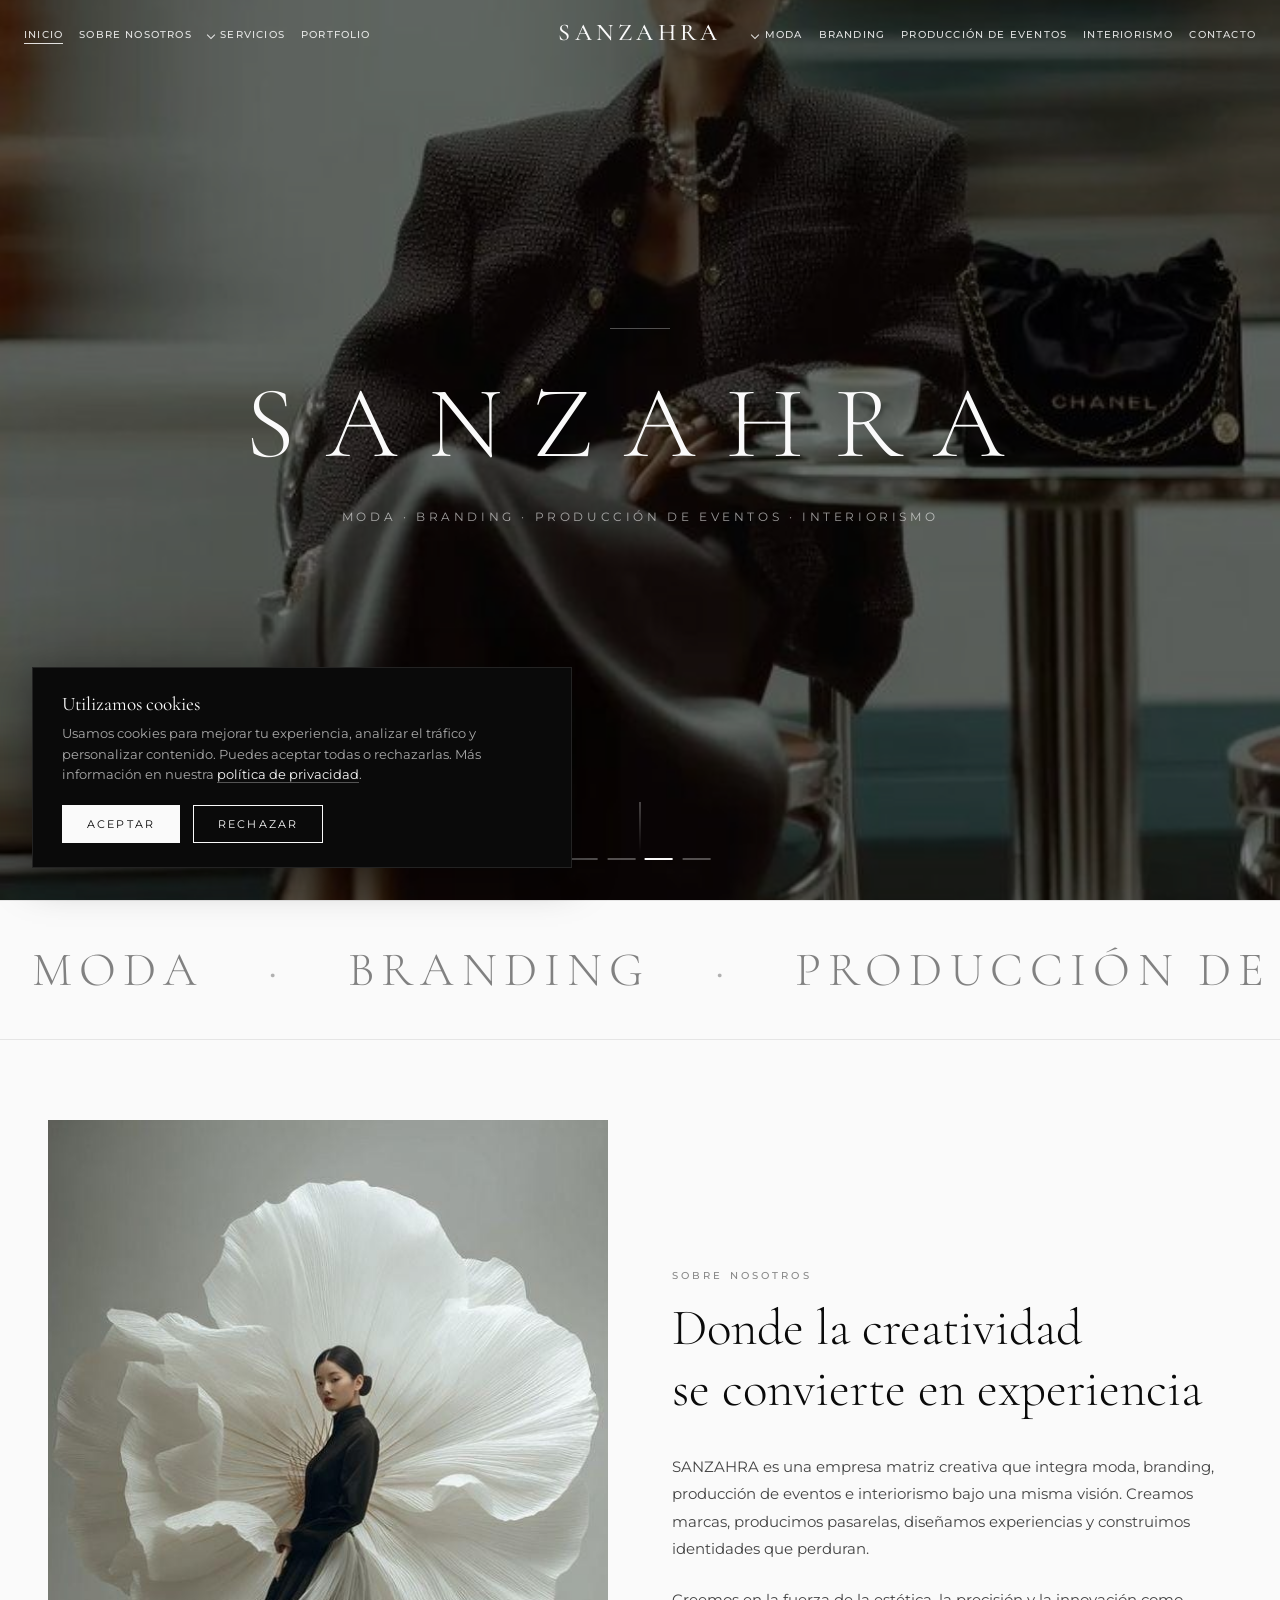
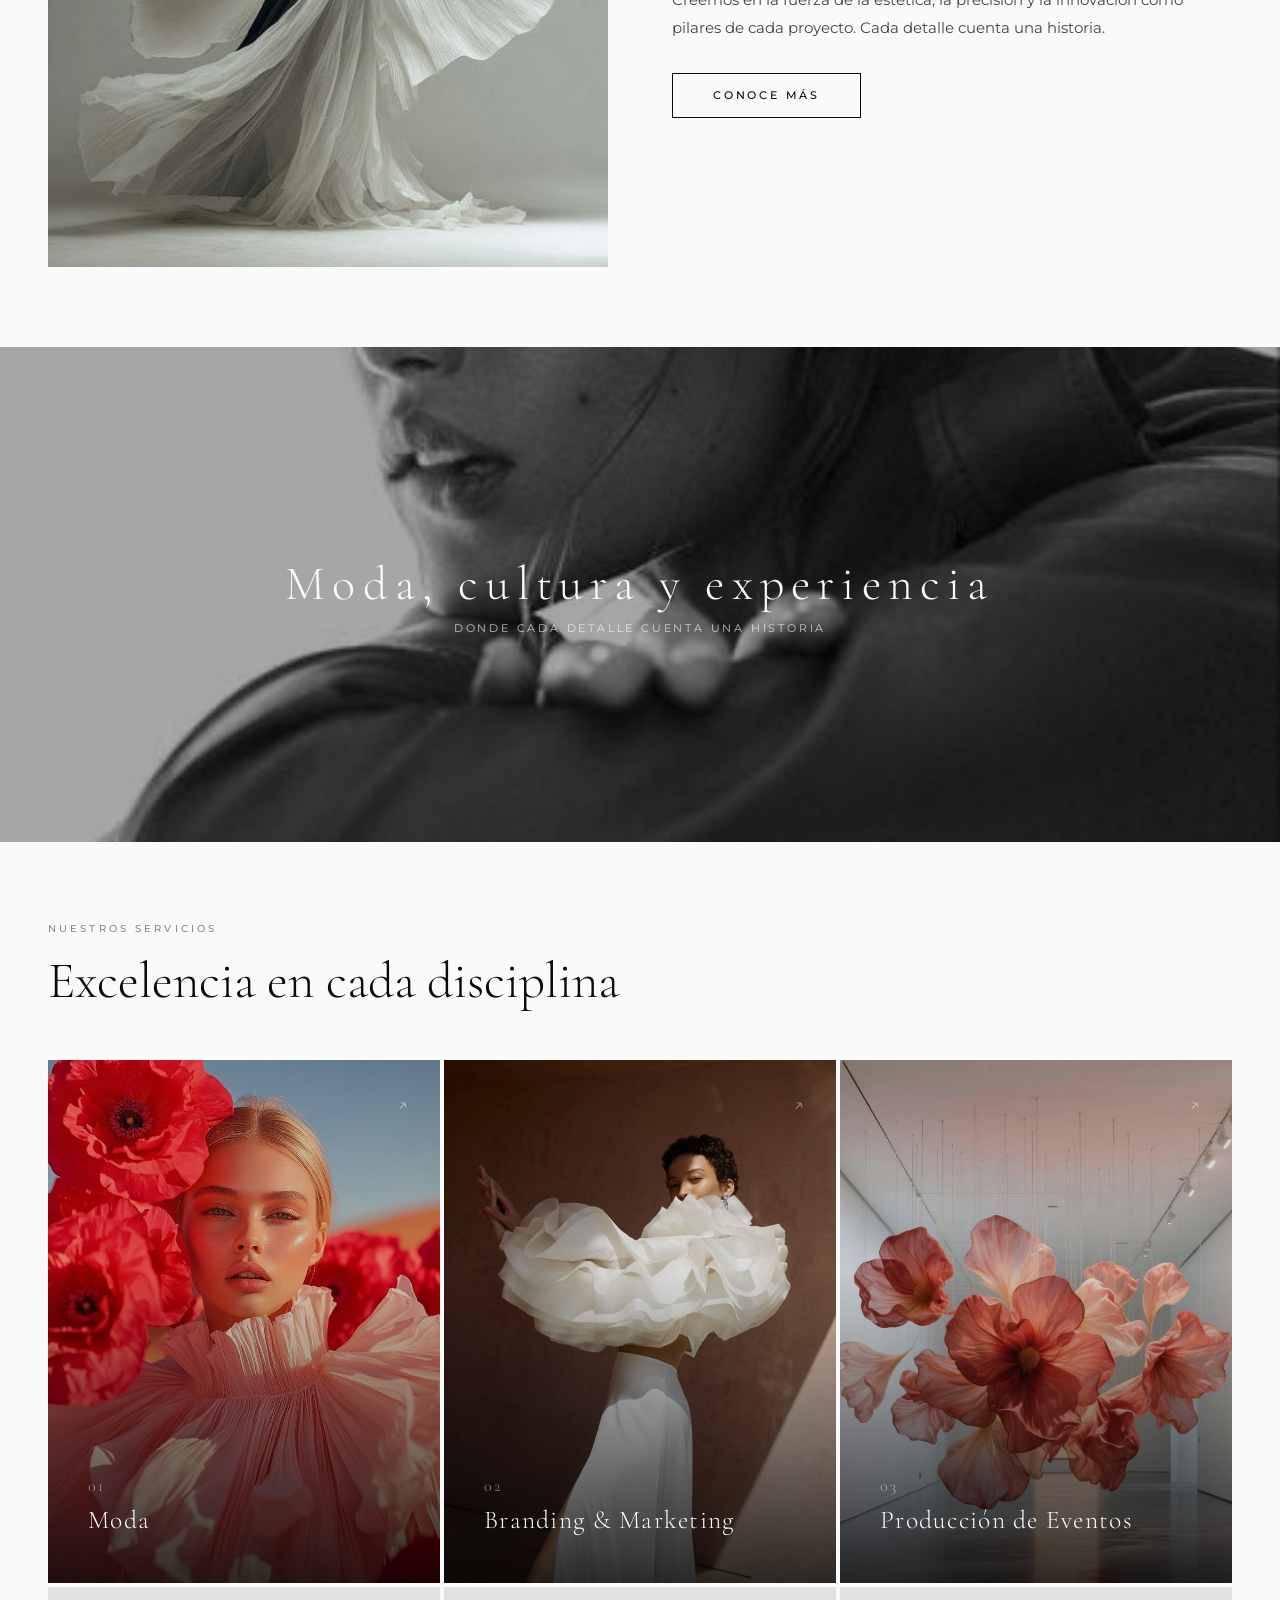
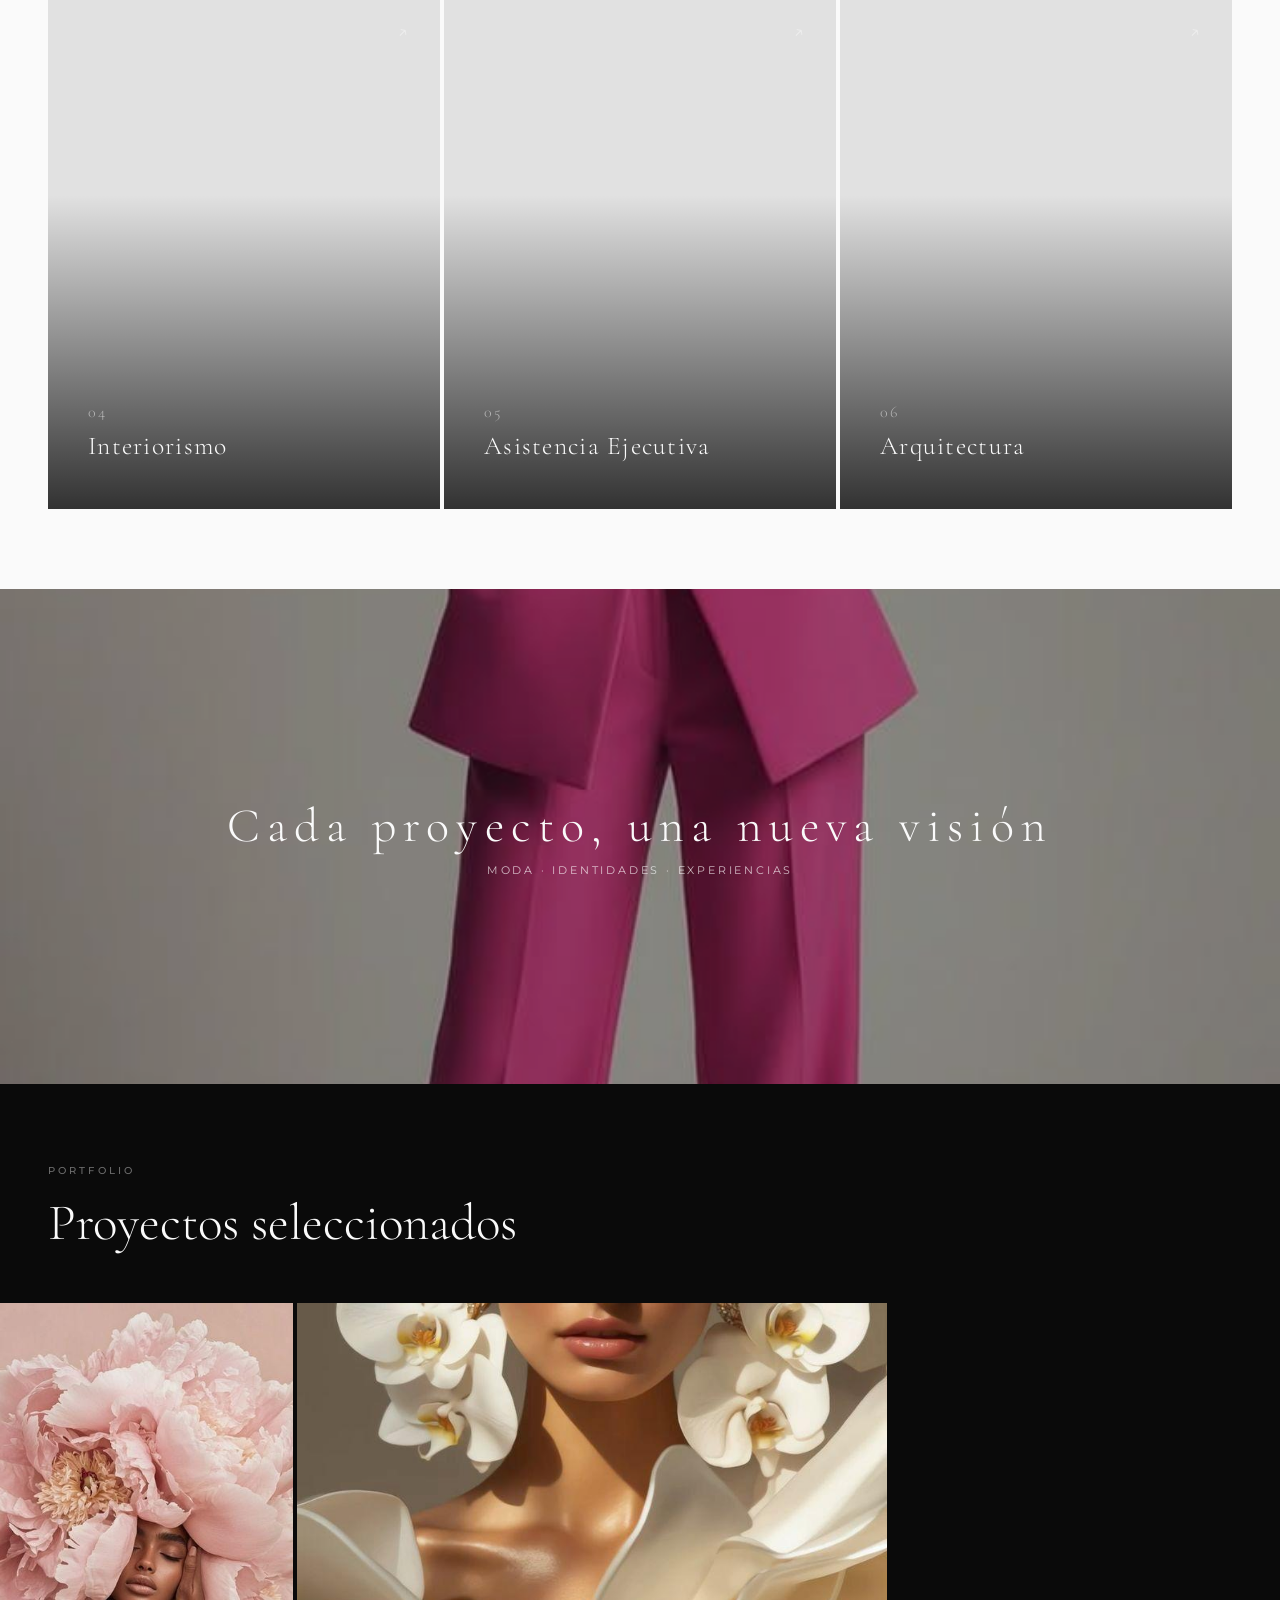
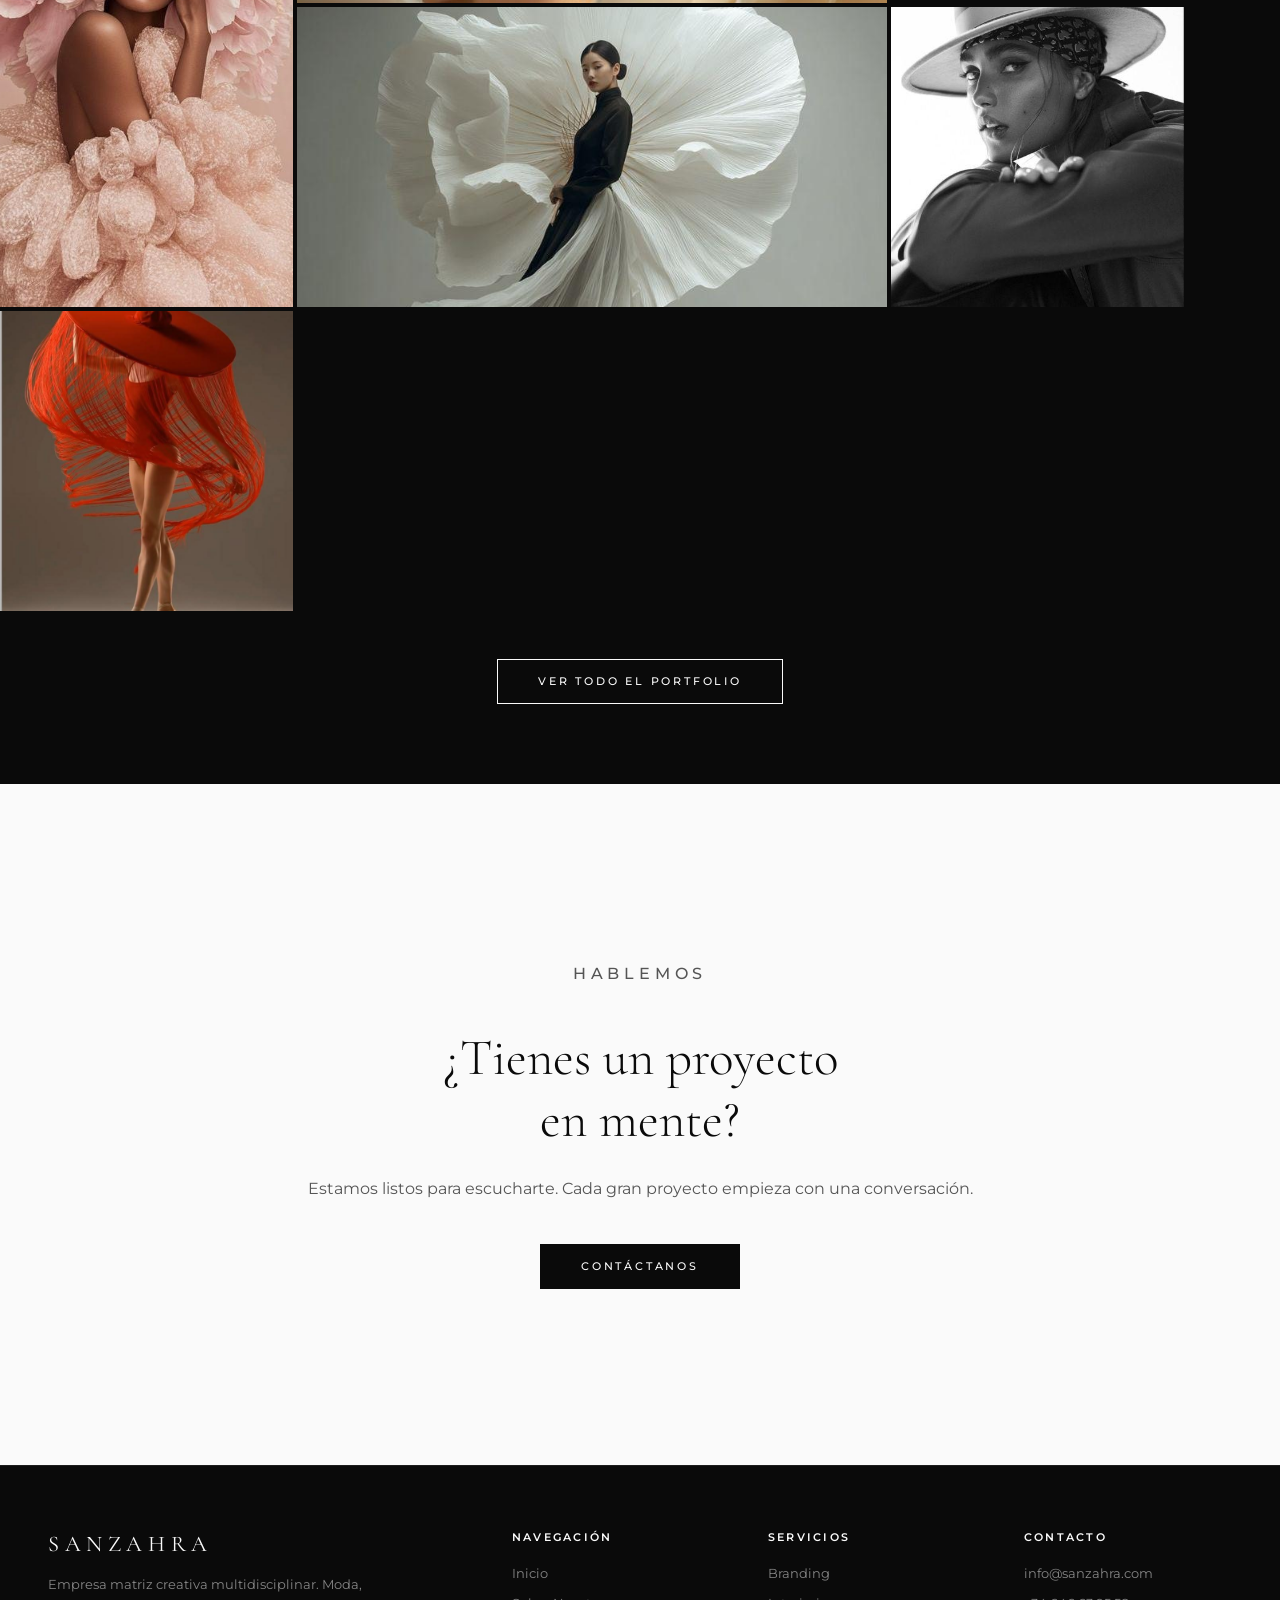
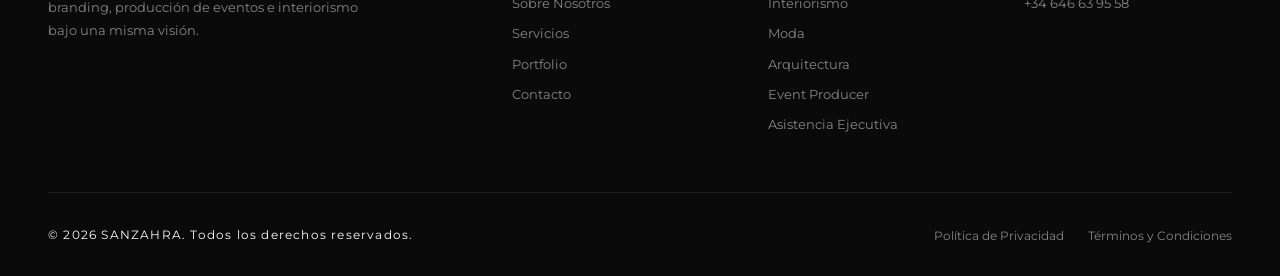
<file: index.html>
<!DOCTYPE html>
<html lang="es">
<head>
  <meta charset="UTF-8" />
  <meta name="viewport" content="width=device-width, initial-scale=1.0" />
  <meta name="description" content="SANZAHRA — Interiorismo, Branding, Moda, Arquitectura y Asistencia Ejecutiva. Empresa matriz creativa multidisciplinar." />
  <title>SANZAHRA — Creatividad multidisciplinar</title>
  <link rel="icon" type="image/svg+xml" href="assets/favicon.svg" />
  <link rel="preconnect" href="https://fonts.googleapis.com" />
  <link rel="preconnect" href="https://fonts.gstatic.com" crossorigin />
  <link href="https://fonts.googleapis.com/css2?family=Cormorant+Garamond:ital,wght@0,300;0,400;0,500;0,600;1,300;1,400&family=Montserrat:wght@300;400;500;600&display=swap" rel="stylesheet" />
  <link rel="stylesheet" href="assets/style.css" />
</head>
<body class="is-home">

  <!-- Loader -->
  <div id="loader"><span>SANZAHRA</span></div>

  <!-- Nav -->
            <nav id="mainNav" data-transparent="true">
    <ul class="nav-links nav-links-left">
      <li><a href="index.html">Inicio</a></li>
      <li><a href="sobre-nosotros.html">Sobre Nosotros</a></li>
      <li class="has-dropdown">
        <a href="servicios.html" class="dropdown-toggle">Servicios</a>
        <ul class="dropdown">
          <li><a href="servicios.html">Ver todos</a></li>
          <li><a href="moda.html">Moda</a></li>
          <li><a href="branding.html">Branding</a></li>
          <li><a href="event-producer.html">Producci&oacute;n de Eventos</a></li>
          <li><a href="interiorismo.html">Interiorismo</a></li>
          <li><a href="asistencia-ejecutiva.html">Asistencia Ejecutiva</a></li>
          <li><a href="arquitectura.html">Arquitectura</a></li>
        </ul>
      </li>
      <li><a href="portfolio.html">Portfolio</a></li>
    </ul>
    <a href="index.html" class="logo">SANZAHRA</a>
    <ul class="nav-links nav-links-right">
      <li class="has-dropdown">
        <a href="moda.html" class="dropdown-toggle">Moda</a>
        <ul class="dropdown">
          <li><a href="moda.html#marcas-propias">Marcas propias</a></li>
          <li><a href="moda.html#colaboraciones">Colaboraciones</a></li>
          <li><a href="moda.html#talento">Talento</a></li>
          <li><a href="moda.html#identidad">Identidad de marcas</a></li>
        </ul>
      </li>
      <li><a href="branding.html">Branding</a></li>
      <li><a href="event-producer.html">Producci&oacute;n de Eventos</a></li>
      <li><a href="interiorismo.html">Interiorismo</a></li>
      <li><a href="contacto.html">Contacto</a></li>
    </ul>
    <div class="hamburger" id="hamburger"><span></span><span></span><span></span></div>
  </nav>

  <!-- Mobile Menu -->
        <div class="mobile-menu" id="mobileMenu">
    <a href="index.html">Inicio</a>
    <a href="sobre-nosotros.html">Sobre Nosotros</a>
    <a href="servicios.html">Servicios</a>
    <a href="portfolio.html">Portfolio</a>
    <a href="moda.html">Moda</a>
    <a href="branding.html">Branding</a>
    <a href="event-producer.html">Producci&oacute;n de Eventos</a>
    <a href="interiorismo.html">Interiorismo</a>
    <a href="asistencia-ejecutiva.html">Asistencia Ejecutiva</a>
    <a href="arquitectura.html">Arquitectura</a>
    <a href="contacto.html">Contacto</a>
  </div>

  <!-- Hero Slider -->
  <section class="hero">
    <div class="hero-slider">
      <div class="hero-slide active" data-label="Moda" style="background-image:url('assets/img/moda/moda-06.jpg')"></div>
      <div class="hero-slide" data-label="Producci&oacute;n de Eventos" style="background-image:url('assets/img/extra/extra-21-flores-coral.jpg')"></div>
      <div class="hero-slide" data-label="Branding" style="background-image:url('assets/img/branding/branding-05.jpg')"></div>
      <div class="hero-slide" data-label="Interiorismo" style="background-image:url('https://images.unsplash.com/photo-1600607687939-ce8a6c25118c?w=1920&q=80')"></div>
    </div>
    <div class="hero-content">
      <div class="hero-line"></div>
      <h1>SANZAHRA</h1>
      <p>Moda &middot; Branding &middot; Producci&oacute;n de Eventos &middot; Interiorismo</p>
    </div>
    <div class="hero-slide-label">Moda</div>
    <div class="hero-slider-dots">
      <button class="hero-slider-dot active" aria-label="Slide 1"></button>
      <button class="hero-slider-dot" aria-label="Slide 2"></button>
      <button class="hero-slider-dot" aria-label="Slide 3"></button>
      <button class="hero-slider-dot" aria-label="Slide 4"></button>
    </div>
    <div class="hero-scroll"><span></span></div>
  </section>

  <!-- Marquee -->
  <div class="marquee-container">
    <div class="marquee">
      <span>MODA</span><span class="filled">&middot;</span>
      <span>BRANDING</span><span class="filled">&middot;</span>
      <span>PRODUCCI&Oacute;N DE EVENTOS</span><span class="filled">&middot;</span>
      <span>INTERIORISMO</span><span class="filled">&middot;</span>
      <span>PASARELAS</span><span class="filled">&middot;</span>
      <span>IDENTIDAD DE MARCAS</span><span class="filled">&middot;</span>
      <span>MODA</span><span class="filled">&middot;</span>
      <span>BRANDING</span><span class="filled">&middot;</span>
      <span>PRODUCCI&Oacute;N DE EVENTOS</span><span class="filled">&middot;</span>
      <span>INTERIORISMO</span><span class="filled">&middot;</span>
      <span>PASARELAS</span><span class="filled">&middot;</span>
      <span>IDENTIDAD DE MARCAS</span><span class="filled">&middot;</span>
    </div>
  </div>

  <!-- Intro -->
  <section>
    <div class="two-col">
      <div class="two-col-image reveal" style="background-image:url('assets/img/extra/extra-07.jpg')"></div>
      <div class="reveal">
        <p class="section-label">Sobre Nosotros</p>
        <h2 class="section-title">Donde la creatividad<br>se convierte en experiencia</h2>
        <p class="section-text">
          SANZAHRA es una empresa matriz creativa que integra moda, branding, producci&oacute;n de eventos e interiorismo bajo una misma visi&oacute;n. Creamos marcas, producimos pasarelas, dise&ntilde;amos experiencias y construimos identidades que perduran.
        </p>
        <p class="section-text">
          Creemos en la fuerza de la est&eacute;tica, la precisi&oacute;n y la innovaci&oacute;n como pilares de cada proyecto. Cada detalle cuenta una historia.
        </p>
        <div style="margin-top: 2rem;">
          <a href="sobre-nosotros.html" class="btn">Conoce m&aacute;s</a>
        </div>
      </div>
    </div>
  </section>

  <!-- Image break 1 -->
  <div class="image-break" style="background-image:url('assets/img/extra/extra-13.jpg')">
    <div class="image-break-text">
      <h3>Moda, cultura y experiencia</h3>
      <p>Donde cada detalle cuenta una historia</p>
    </div>
  </div>

  <!-- Services -->
  <section>
    <div class="container">
      <p class="section-label reveal">Nuestros Servicios</p>
      <h2 class="section-title reveal">Excelencia en cada disciplina</h2>
    </div>
    <div class="services-visual-grid reveal">
      <a href="moda.html" class="service-visual-card" style="background-image:url('assets/img/extra/extra-10.jpg')">
        <span class="card-arrow">&nearr;</span>
        <div class="card-content">
          <div class="card-number">01</div>
          <h3>Moda</h3>
          <p>Marcas propias, colaboraciones, talento e identidad de marcas de moda.</p>
        </div>
      </a>
      <a href="branding.html" class="service-visual-card" style="background-image:url('assets/img/extra/extra-11.jpg')">
        <span class="card-arrow">&nearr;</span>
        <div class="card-content">
          <div class="card-number">02</div>
          <h3>Branding &amp; Marketing</h3>
          <p>Identidad, narrativa y posicionamiento que transforman marcas en s&iacute;mbolos.</p>
        </div>
      </a>
      <a href="event-producer.html" class="service-visual-card" style="background-image:url('assets/img/extra/extra-eventos-flores.jpg')">
        <span class="card-arrow">&nearr;</span>
        <div class="card-content">
          <div class="card-number">03</div>
          <h3>Producci&oacute;n de Eventos</h3>
          <p>Galas, pasarelas, lanzamientos y activaciones que se viven antes de contarse.</p>
        </div>
      </a>
      <a href="interiorismo.html" class="service-visual-card" style="background-image:url('https://images.unsplash.com/photo-1600607687939-ce8a6c25118c?w=600&q=80')">
        <span class="card-arrow">&nearr;</span>
        <div class="card-content">
          <div class="card-number">04</div>
          <h3>Interiorismo</h3>
          <p>Espacios &iacute;ntimos y hoteleros que se habitan como si fueran propios.</p>
        </div>
      </a>
      <a href="asistencia-ejecutiva.html" class="service-visual-card" style="background-image:url('https://images.unsplash.com/photo-1497366216548-37526070297c?w=600&q=80')">
        <span class="card-arrow">&nearr;</span>
        <div class="card-content">
          <div class="card-number">05</div>
          <h3>Asistencia Ejecutiva</h3>
          <p>Concierge silencioso y exigente para quien no tiene tiempo que perder.</p>
        </div>
      </a>
      <a href="arquitectura.html" class="service-visual-card" style="background-image:url('https://images.unsplash.com/photo-1487958449943-2429e8be8625?w=600&q=80')">
        <span class="card-arrow">&nearr;</span>
        <div class="card-content">
          <div class="card-number">06</div>
          <h3>Arquitectura</h3>
          <p>Arquitectura conceptual, neuronal y ef&iacute;mera con vocaci&oacute;n de permanecer.</p>
        </div>
      </a>
    </div>
  </section>

  <!-- Image break 2 -->
  <div class="image-break" style="background-image:url('assets/img/eventos/eventos-09.jpg')">
    <div class="image-break-text">
      <h3>Cada proyecto, una nueva visi&oacute;n</h3>
      <p>Moda &middot; Identidades &middot; Experiencias</p>
    </div>
  </div>

  <!-- Portfolio teaser -->
  <section class="bg-dark">
    <div class="container">
      <p class="section-label reveal">Portfolio</p>
      <h2 class="section-title reveal">Proyectos seleccionados</h2>
    </div>
    <div class="portfolio-grid reveal">
      <a href="portfolio.html" class="portfolio-item tall" style="background-image:url('assets/img/extra/extra-01.jpg')">
        <div class="portfolio-info"><h4>Pasarela La Florecilla</h4><span>Moda</span></div>
      </a>
      <a href="portfolio.html" class="portfolio-item wide" style="background-image:url('assets/img/moda/moda-16.jpg')">
        <div class="portfolio-info"><h4>Pasarela Internacional</h4><span>Producci&oacute;n de Eventos</span></div>
      </a>
      <a href="portfolio.html" class="portfolio-item wide" style="background-image:url('assets/img/moda/moda-08.jpg')">
        <div class="portfolio-info"><h4>Producci&oacute;n de desfiles</h4><span>Producci&oacute;n de Eventos</span></div>
      </a>
      <a href="portfolio.html" class="portfolio-item" style="background-image:url('assets/img/branding/branding-07.jpg')">
        <div class="portfolio-info"><h4>Campa&ntilde;a Editorial</h4><span>Moda</span></div>
      </a>
      <a href="portfolio.html" class="portfolio-item" style="background-image:url('assets/img/extra/extra-04.jpg')">
        <div class="portfolio-info"><h4>Manual de Marca Solenne</h4><span>Branding</span></div>
      </a>
      <a href="portfolio.html" class="portfolio-item" style="background-image:url('https://images.unsplash.com/photo-1600607687939-ce8a6c25118c?w=600&q=80')">
        <div class="portfolio-info"><h4>Residencial villas Luxury</h4><span>Interiorismo</span></div>
      </a>
    </div>
    <div style="text-align:center; margin-top: 3rem;">
      <a href="portfolio.html" class="btn btn-light">Ver todo el portfolio</a>
    </div>
  </section>

  <!-- CTA -->
  <section>
    <div class="cta-block">
      <p class="section-label">Hablemos</p>
      <h2 class="section-title">&iquest;Tienes un proyecto<br>en mente?</h2>
      <p>Estamos listos para escucharte. Cada gran proyecto empieza con una conversaci&oacute;n.</p>
      <a href="contacto.html" class="btn btn-dark">Cont&aacute;ctanos</a>
    </div>
  </section>

  <!-- Footer -->
  <footer>
    <div class="footer-top">
      <div class="footer-brand">
        <span class="footer-logo">SANZAHRA</span>
        <p>Empresa matriz creativa multidisciplinar. Moda, branding, producci&oacute;n de eventos e interiorismo bajo una misma visi&oacute;n.</p>
      </div>
      <div class="footer-col">
        <h5>Navegaci&oacute;n</h5>
        <ul>
          <li><a href="index.html">Inicio</a></li>
          <li><a href="sobre-nosotros.html">Sobre Nosotros</a></li>
          <li><a href="servicios.html">Servicios</a></li>
          <li><a href="portfolio.html">Portfolio</a></li>
          <li><a href="contacto.html">Contacto</a></li>
        </ul>
      </div>
      <div class="footer-col">
        <h5>Servicios</h5>
        <ul>
          <li><a href="branding.html">Branding</a></li>
          <li><a href="interiorismo.html">Interiorismo</a></li>
          <li><a href="moda.html">Moda</a></li>
          <li><a href="arquitectura.html">Arquitectura</a></li>
          <li><a href="event-producer.html">Event Producer</a></li>
          <li><a href="asistencia-ejecutiva.html">Asistencia Ejecutiva</a></li>
        </ul>
      </div>
      <div class="footer-col">
        <h5>Contacto</h5>
        <ul>
          <li><a href="mailto:info@sanzahra.com">info@sanzahra.com</a></li>
          <li><a href="tel:+34646639558">+34 646 63 95 58</a></li>
        </ul>
      </div>
    </div>
    <div class="footer-bottom">
      <p>&copy; 2026 SANZAHRA. Todos los derechos reservados.</p>
      <ul class="footer-links">
        <li><a href="politica-privacidad.html">Pol&iacute;tica de Privacidad</a></li>
        <li><a href="terminos-condiciones.html">T&eacute;rminos y Condiciones</a></li>
      </ul>
    </div>
  </footer>

  <!-- Cookie Banner -->
  <div id="cookieBanner" role="dialog" aria-label="Aviso de cookies">
    <h4 class="cookie-title">Utilizamos cookies</h4>
    <p class="cookie-text">Usamos cookies para mejorar tu experiencia, analizar el tr&aacute;fico y personalizar contenido. Puedes aceptar todas o rechazarlas. M&aacute;s informaci&oacute;n en nuestra <a href="politica-privacidad.html">pol&iacute;tica de privacidad</a>.</p>
    <div class="cookie-actions">
      <button class="accept" data-cookie-action="accepted">Aceptar</button>
      <button class="reject" data-cookie-action="rejected">Rechazar</button>
    </div>
  </div>

  <script src="assets/script.js"></script>
</body>
</html>
</file>
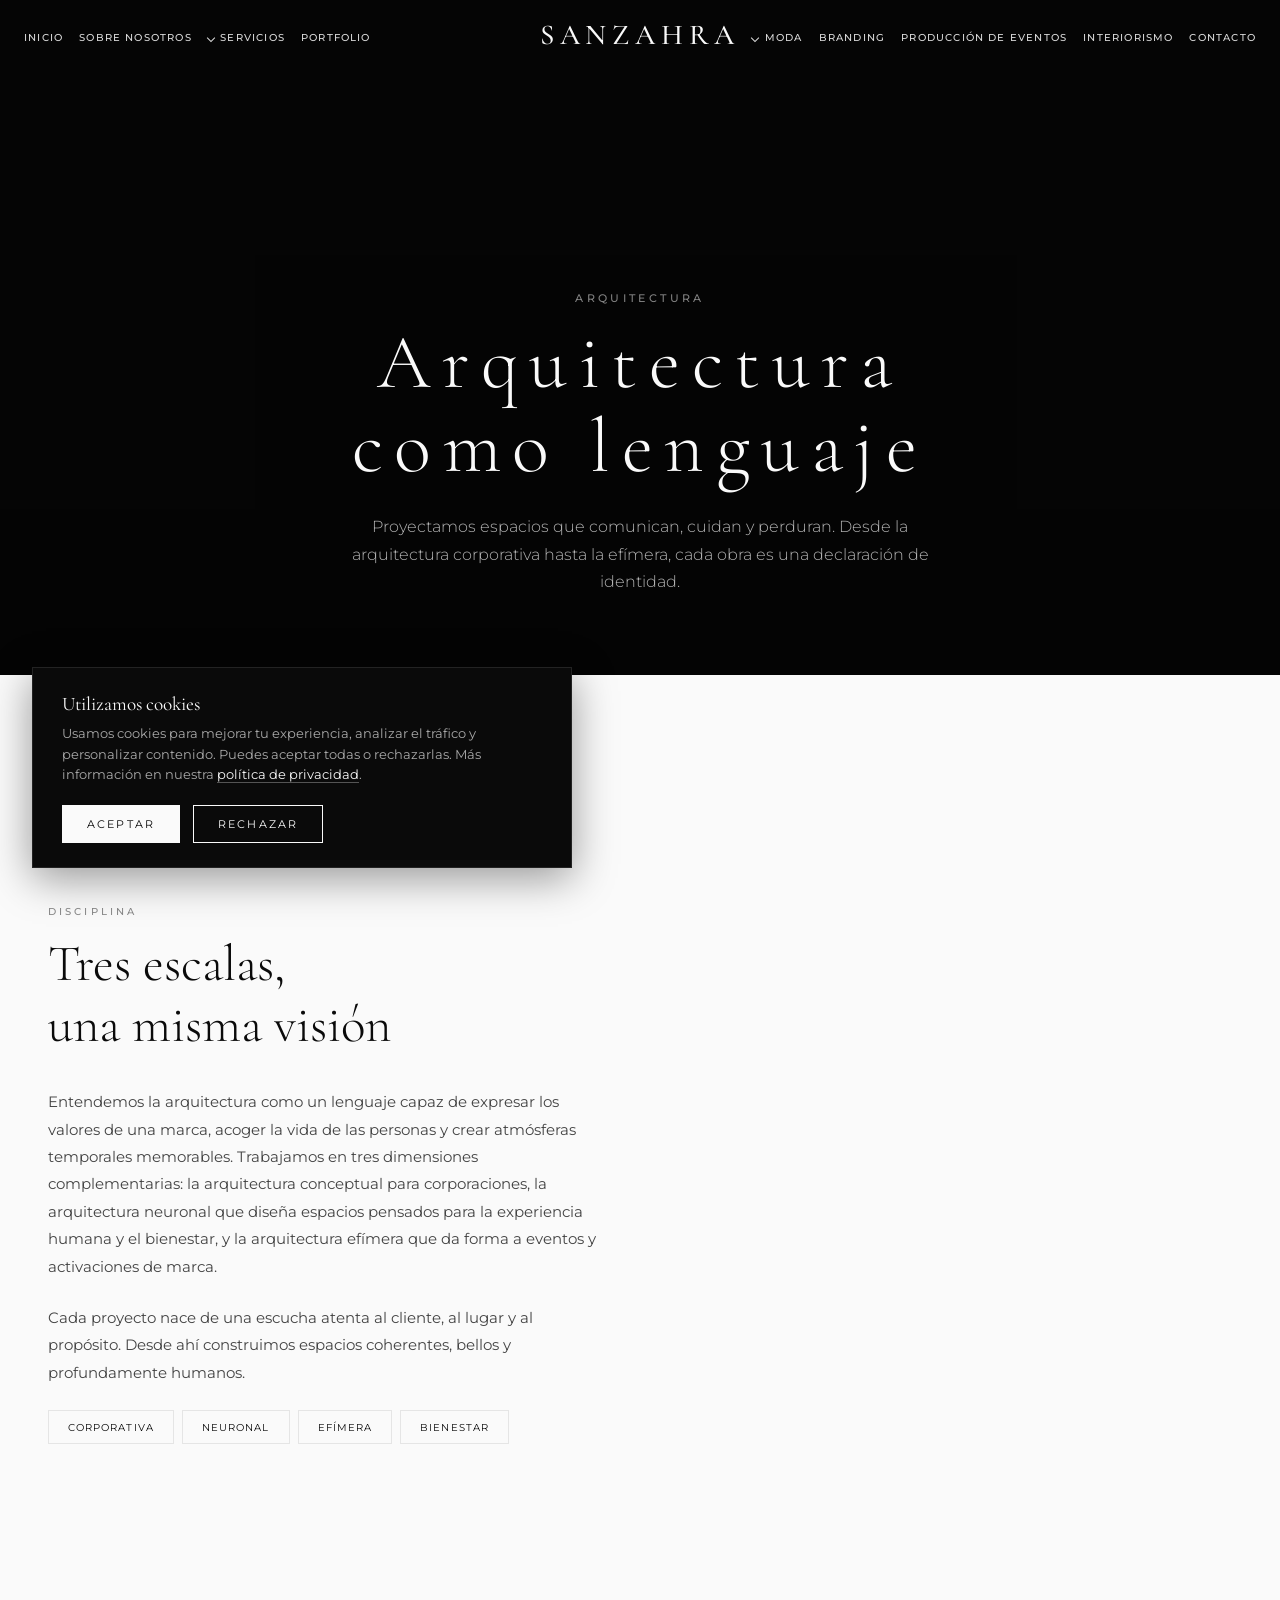
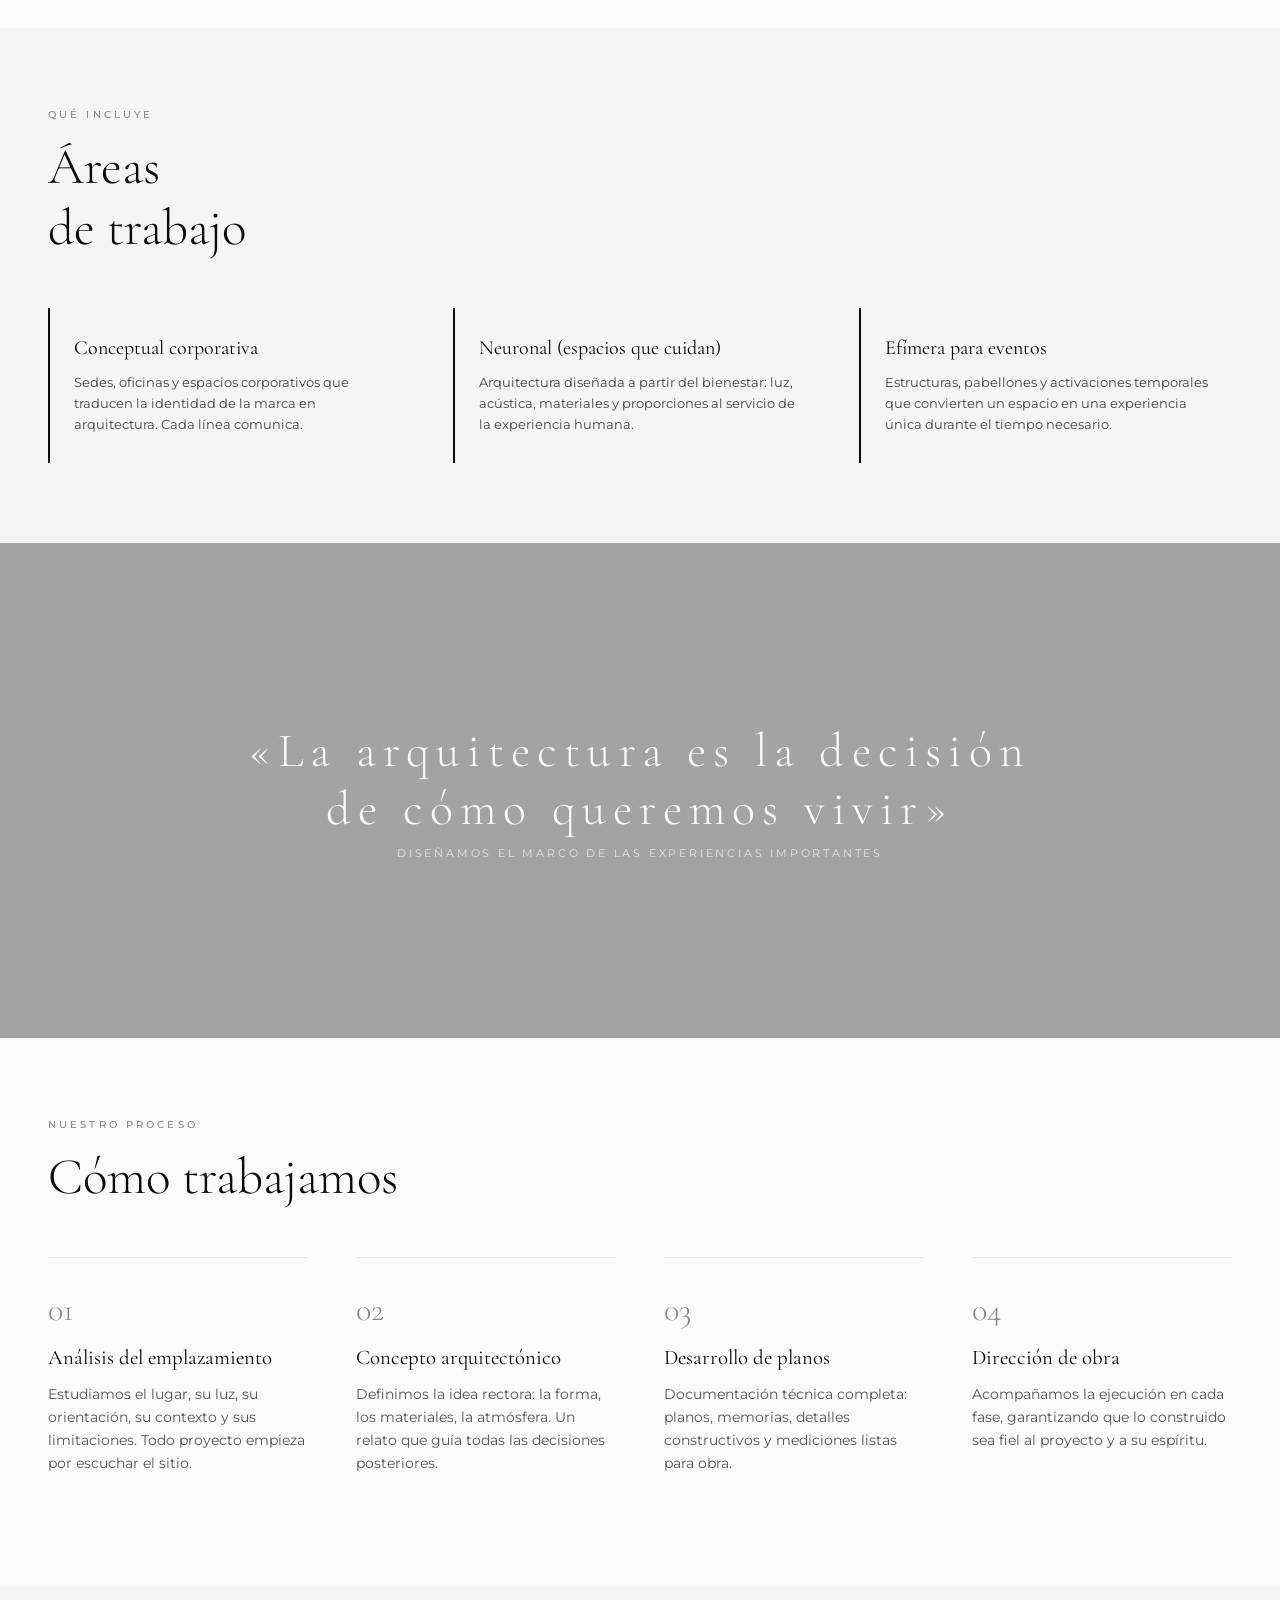
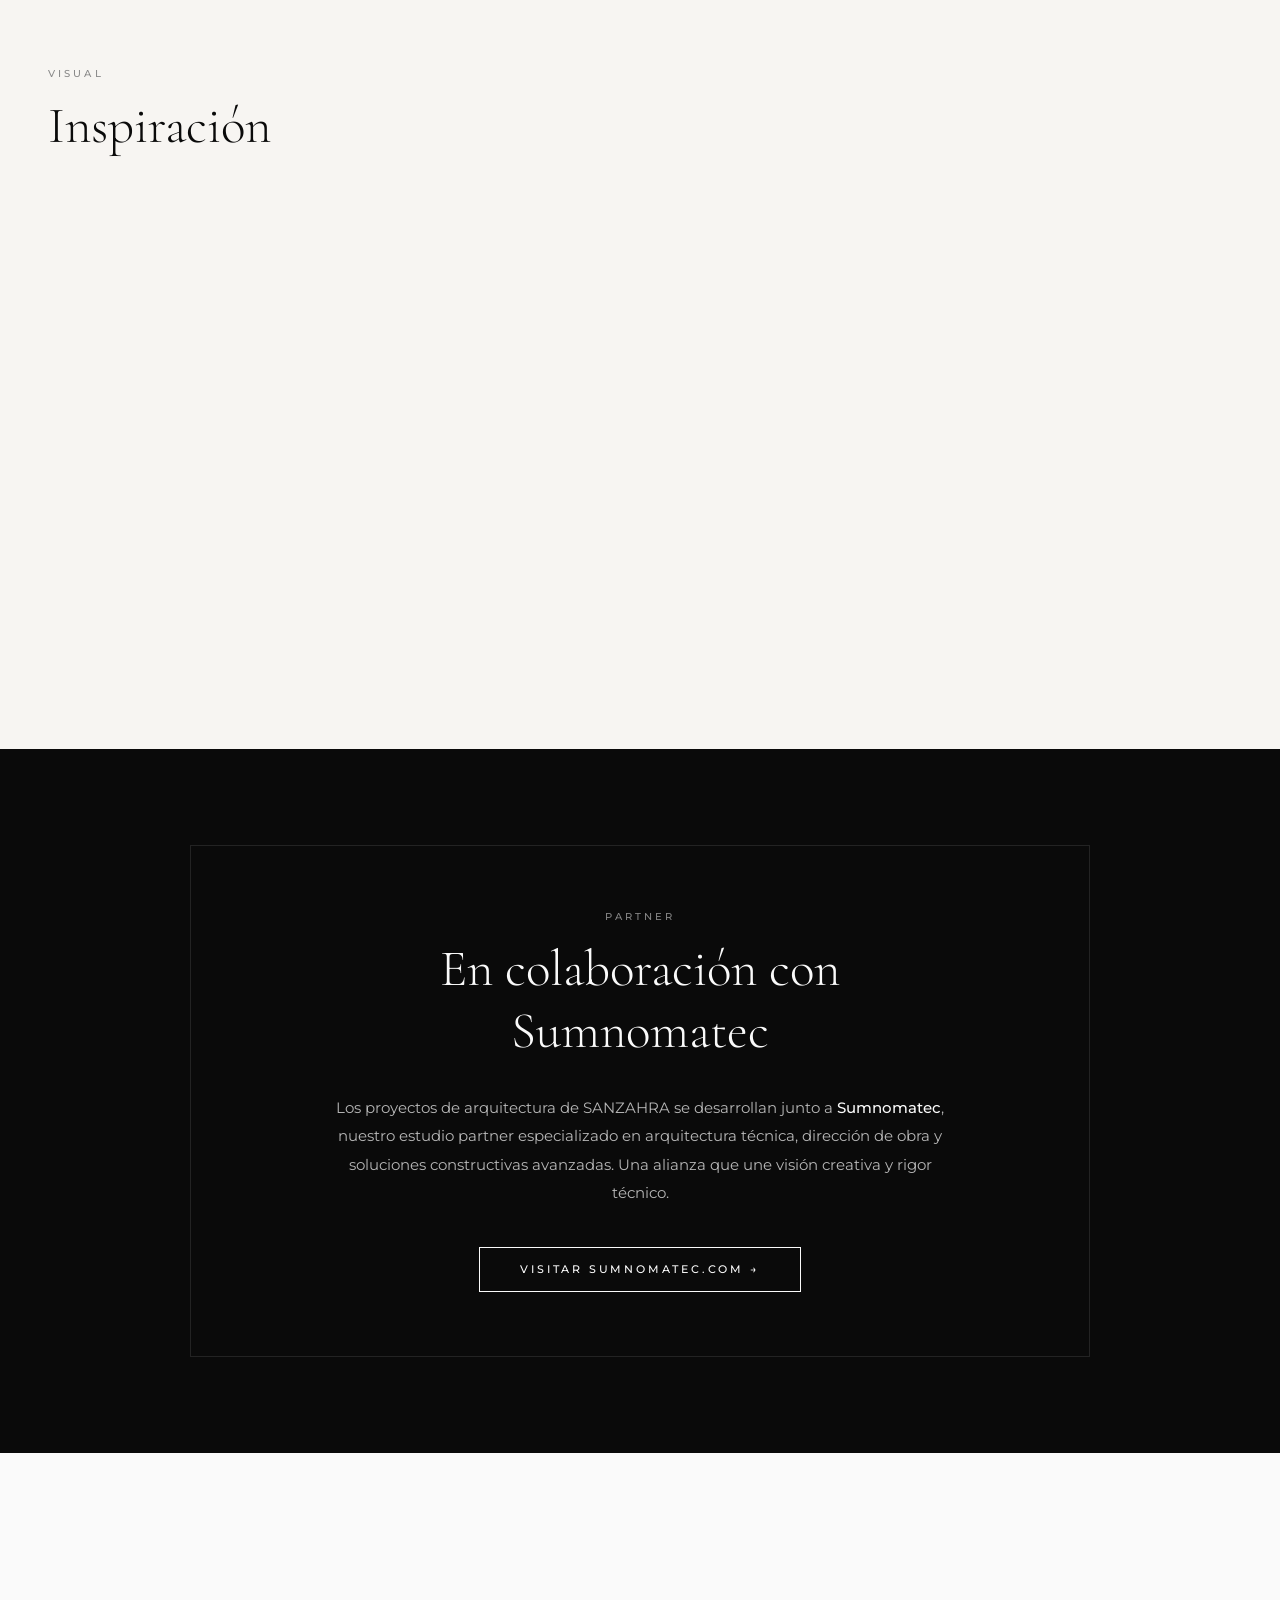
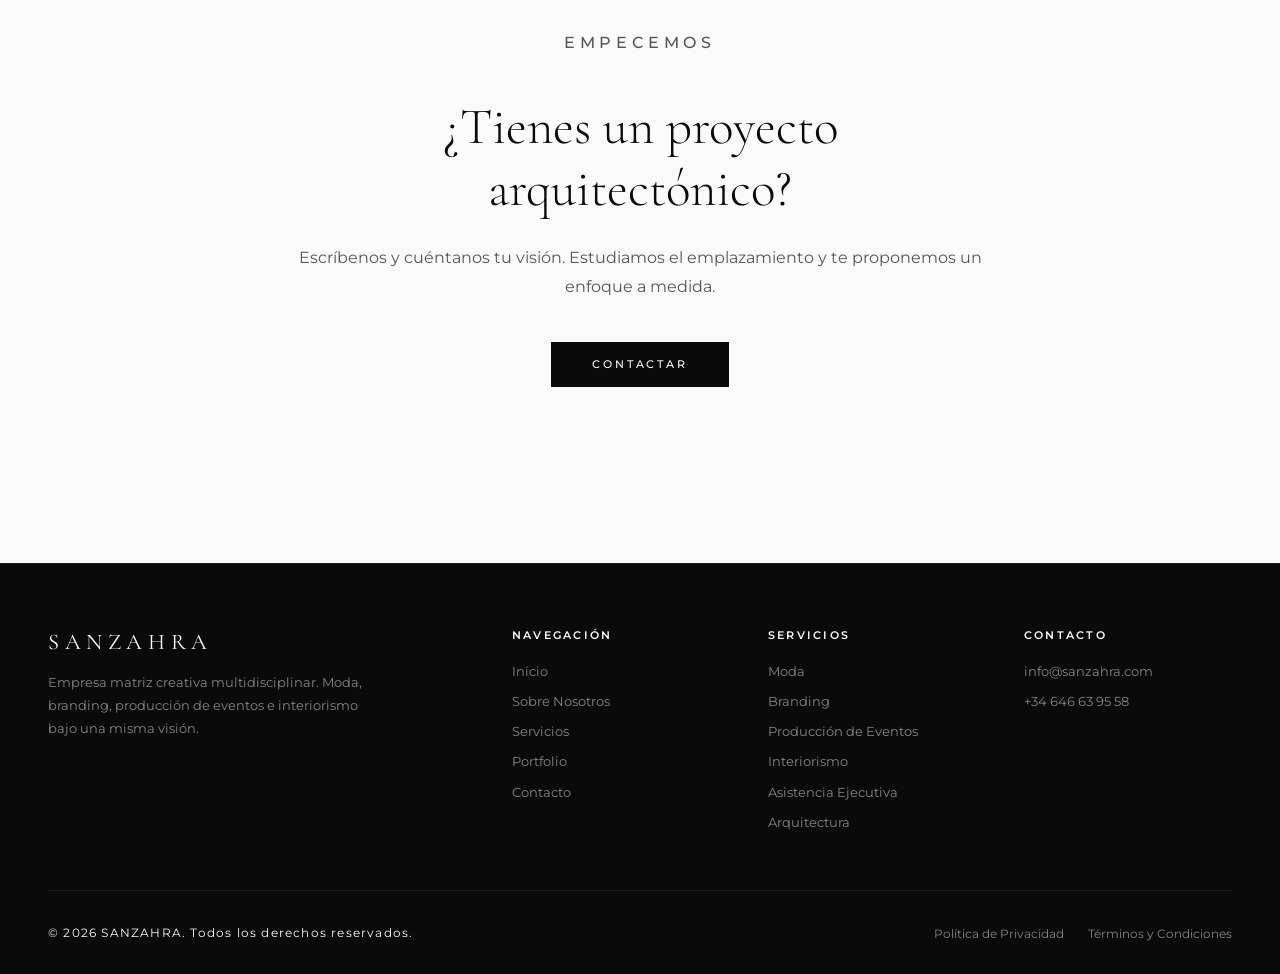
<file: arquitectura.html>
<!DOCTYPE html>
<html lang="es">
<head>
  <meta charset="UTF-8" />
  <meta name="viewport" content="width=device-width, initial-scale=1.0" />
  <meta name="description" content="Arquitectura SANZAHRA — Arquitectura conceptual, neuronal y efímera para corporaciones, espacios de bienestar y eventos." />
  <title>Arquitectura — SANZAHRA</title>
  <link rel="icon" type="image/svg+xml" href="assets/favicon.svg" />
  <link rel="preconnect" href="https://fonts.googleapis.com" />
  <link rel="preconnect" href="https://fonts.gstatic.com" crossorigin />
  <link href="https://fonts.googleapis.com/css2?family=Cormorant+Garamond:ital,wght@0,300;0,400;0,500;0,600;1,300;1,400&family=Montserrat:wght@300;400;500;600&display=swap" rel="stylesheet" />
  <link rel="stylesheet" href="assets/style.css" />
</head>
<body>

  <div id="loader"><span>SANZAHRA</span></div>

            <nav id="mainNav" data-transparent="true">
    <ul class="nav-links nav-links-left">
      <li><a href="index.html">Inicio</a></li>
      <li><a href="sobre-nosotros.html">Sobre Nosotros</a></li>
      <li class="has-dropdown">
        <a href="servicios.html" class="dropdown-toggle">Servicios</a>
        <ul class="dropdown">
          <li><a href="servicios.html">Ver todos</a></li>
          <li><a href="moda.html">Moda</a></li>
          <li><a href="branding.html">Branding</a></li>
          <li><a href="event-producer.html">Producci&oacute;n de Eventos</a></li>
          <li><a href="interiorismo.html">Interiorismo</a></li>
          <li><a href="asistencia-ejecutiva.html">Asistencia Ejecutiva</a></li>
          <li><a href="arquitectura.html">Arquitectura</a></li>
        </ul>
      </li>
      <li><a href="portfolio.html">Portfolio</a></li>
    </ul>
    <a href="index.html" class="logo">SANZAHRA</a>
    <ul class="nav-links nav-links-right">
      <li class="has-dropdown">
        <a href="moda.html" class="dropdown-toggle">Moda</a>
        <ul class="dropdown">
          <li><a href="moda.html#marcas-propias">Marcas propias</a></li>
          <li><a href="moda.html#colaboraciones">Colaboraciones</a></li>
          <li><a href="moda.html#talento">Talento</a></li>
          <li><a href="moda.html#identidad">Identidad de marcas</a></li>
        </ul>
      </li>
      <li><a href="branding.html">Branding</a></li>
      <li><a href="event-producer.html">Producci&oacute;n de Eventos</a></li>
      <li><a href="interiorismo.html">Interiorismo</a></li>
      <li><a href="contacto.html">Contacto</a></li>
    </ul>
    <div class="hamburger" id="hamburger"><span></span><span></span><span></span></div>
  </nav>

        <div class="mobile-menu" id="mobileMenu">
    <a href="index.html">Inicio</a>
    <a href="sobre-nosotros.html">Sobre Nosotros</a>
    <a href="servicios.html">Servicios</a>
    <a href="portfolio.html">Portfolio</a>
    <a href="moda.html">Moda</a>
    <a href="branding.html">Branding</a>
    <a href="event-producer.html">Producci&oacute;n de Eventos</a>
    <a href="interiorismo.html">Interiorismo</a>
    <a href="asistencia-ejecutiva.html">Asistencia Ejecutiva</a>
    <a href="arquitectura.html">Arquitectura</a>
    <a href="contacto.html">Contacto</a>
  </div>

  <!-- Page Hero -->
  <section class="page-hero">
    <div class="hero-bg" style="background-image:url('https://images.unsplash.com/photo-1487958449943-2429e8be8625?w=1920&q=80')"></div>
    <div class="page-hero-content">
      <p class="kicker">Arquitectura</p>
      <h1>Arquitectura<br>como lenguaje</h1>
      <p class="subtitle">Proyectamos espacios que comunican, cuidan y perduran. Desde la arquitectura corporativa hasta la efímera, cada obra es una declaración de identidad.</p>
    </div>
  </section>

  <nav class="breadcrumb"><a href="index.html">Inicio</a> <span>/</span> <a href="servicios.html">Servicios</a> <span>/</span> Arquitectura</nav>

  <section>
    <div class="two-col">
      <div>
        <p class="section-label reveal">Disciplina</p>
        <h2 class="section-title reveal">Tres escalas,<br>una misma visi&oacute;n</h2>
        <p class="section-text reveal">Entendemos la arquitectura como un lenguaje capaz de expresar los valores de una marca, acoger la vida de las personas y crear atm&oacute;sferas temporales memorables. Trabajamos en tres dimensiones complementarias: la arquitectura conceptual para corporaciones, la arquitectura neuronal que dise&ntilde;a espacios pensados para la experiencia humana y el bienestar, y la arquitectura ef&iacute;mera que da forma a eventos y activaciones de marca.</p>
        <p class="section-text reveal">Cada proyecto nace de una escucha atenta al cliente, al lugar y al prop&oacute;sito. Desde ah&iacute; construimos espacios coherentes, bellos y profundamente humanos.</p>
        <div class="tag-list reveal">
          <span class="tag">Corporativa</span>
          <span class="tag">Neuronal</span>
          <span class="tag">Ef&iacute;mera</span>
          <span class="tag">Bienestar</span>
        </div>
      </div>
      <div class="two-col-image reveal" style="background-image:url('https://images.unsplash.com/photo-1449824913935-59a10b8d2000?w=800&q=80')"></div>
    </div>
  </section>

  <section class="bg-light">
    <div class="container">
      <p class="section-label reveal">Qu&eacute; incluye</p>
      <h2 class="section-title reveal">&Aacute;reas<br>de trabajo</h2>
    </div>
    <div class="features reveal">
      <div class="feature">
        <h4>Conceptual corporativa</h4>
        <p>Sedes, oficinas y espacios corporativos que traducen la identidad de la marca en arquitectura. Cada l&iacute;nea comunica.</p>
      </div>
      <div class="feature">
        <h4>Neuronal (espacios que cuidan)</h4>
        <p>Arquitectura dise&ntilde;ada a partir del bienestar: luz, ac&uacute;stica, materiales y proporciones al servicio de la experiencia humana.</p>
      </div>
      <div class="feature">
        <h4>Ef&iacute;mera para eventos</h4>
        <p>Estructuras, pabellones y activaciones temporales que convierten un espacio en una experiencia &uacute;nica durante el tiempo necesario.</p>
      </div>
    </div>
  </section>

  <div class="image-break" style="background-image:url('https://images.unsplash.com/photo-1449824913935-59a10b8d2000?w=1920&q=80')">
    <div class="image-break-text">
      <h3>&laquo;La arquitectura es la decisi&oacute;n<br>de c&oacute;mo queremos vivir&raquo;</h3>
      <p>Dise&ntilde;amos el marco de las experiencias importantes</p>
    </div>
  </div>

  <section>
    <div class="container">
      <p class="section-label reveal">Nuestro proceso</p>
      <h2 class="section-title reveal">C&oacute;mo trabajamos</h2>
    </div>
    <div class="process-grid reveal">
      <div class="process-step">
        <div class="step-num">01</div>
        <h4>An&aacute;lisis del emplazamiento</h4>
        <p>Estudiamos el lugar, su luz, su orientaci&oacute;n, su contexto y sus limitaciones. Todo proyecto empieza por escuchar el sitio.</p>
      </div>
      <div class="process-step">
        <div class="step-num">02</div>
        <h4>Concepto arquitect&oacute;nico</h4>
        <p>Definimos la idea rectora: la forma, los materiales, la atm&oacute;sfera. Un relato que gu&iacute;a todas las decisiones posteriores.</p>
      </div>
      <div class="process-step">
        <div class="step-num">03</div>
        <h4>Desarrollo de planos</h4>
        <p>Documentaci&oacute;n t&eacute;cnica completa: planos, memorias, detalles constructivos y mediciones listas para obra.</p>
      </div>
      <div class="process-step">
        <div class="step-num">04</div>
        <h4>Direcci&oacute;n de obra</h4>
        <p>Acompa&ntilde;amos la ejecuci&oacute;n en cada fase, garantizando que lo construido sea fiel al proyecto y a su esp&iacute;ritu.</p>
      </div>
    </div>
  </section>

  <section class="bg-light">
    <div class="container">
      <p class="section-label reveal">Visual</p>
      <h2 class="section-title reveal">Inspiraci&oacute;n</h2>
    </div>
    <div class="gallery reveal">
      <div class="gallery-item" style="background-image:url('https://images.unsplash.com/photo-1486406146926-c627a92ad1ab?w=800&q=80')"></div>
      <div class="gallery-item" style="background-image:url('https://images.unsplash.com/photo-1511818966892-d7d671e672a2?w=800&q=80')"></div>
      <div class="gallery-item" style="background-image:url('https://images.unsplash.com/photo-1496564203457-11bb12075d90?w=800&q=80')"></div>
    </div>
  </section>

  <!-- Partner: Sumnomatec -->
  <section class="partner-section">
    <div class="container reveal">
      <div class="partner-card">
        <p class="section-label" style="color: rgba(255,255,255,.5);">Partner</p>
        <h2 class="section-title" style="color: var(--white);">En colaboraci&oacute;n con<br>Sumnomatec</h2>
        <p class="partner-desc">Los proyectos de arquitectura de SANZAHRA se desarrollan junto a <strong>Sumnomatec</strong>, nuestro estudio partner especializado en arquitectura t&eacute;cnica, direcci&oacute;n de obra y soluciones constructivas avanzadas. Una alianza que une visi&oacute;n creativa y rigor t&eacute;cnico.</p>
        <a href="https://sumnomatec.com" target="_blank" rel="noopener" class="btn btn-light">Visitar sumnomatec.com &rarr;</a>
      </div>
    </div>
  </section>

  <section>
    <div class="cta-block">
      <p class="section-label">Empecemos</p>
      <h2 class="section-title">&iquest;Tienes un proyecto<br>arquitect&oacute;nico?</h2>
      <p>Escr&iacute;benos y cu&eacute;ntanos tu visi&oacute;n. Estudiamos el emplazamiento y te proponemos un enfoque a medida.</p>
      <a href="contacto.html" class="btn btn-dark">Contactar</a>
    </div>
  </section>

  <footer>
    <div class="footer-top">
      <div class="footer-brand">
        <span class="footer-logo">SANZAHRA</span>
        <p>Empresa matriz creativa multidisciplinar. Moda, branding, producci&oacute;n de eventos e interiorismo bajo una misma visi&oacute;n.</p>
      </div>
      <div class="footer-col"><h5>Navegaci&oacute;n</h5><ul><li><a href="index.html">Inicio</a></li><li><a href="sobre-nosotros.html">Sobre Nosotros</a></li><li><a href="servicios.html">Servicios</a></li><li><a href="portfolio.html">Portfolio</a></li><li><a href="contacto.html">Contacto</a></li></ul></div>
      <div class="footer-col"><h5>Servicios</h5><ul><li><a href="moda.html">Moda</a></li><li><a href="branding.html">Branding</a></li><li><a href="event-producer.html">Producci&oacute;n de Eventos</a></li><li><a href="interiorismo.html">Interiorismo</a></li><li><a href="asistencia-ejecutiva.html">Asistencia Ejecutiva</a></li><li><a href="arquitectura.html">Arquitectura</a></li></ul></div>
      <div class="footer-col"><h5>Contacto</h5><ul><li><a href="mailto:info@sanzahra.com">info@sanzahra.com</a></li><li><a href="tel:+34646639558">+34 646 63 95 58</a></li></ul></div>
    </div>
    <div class="footer-bottom">
      <p>&copy; 2026 SANZAHRA. Todos los derechos reservados.</p>
      <ul class="footer-links"><li><a href="politica-privacidad.html">Pol&iacute;tica de Privacidad</a></li><li><a href="terminos-condiciones.html">T&eacute;rminos y Condiciones</a></li></ul>
    </div>
  </footer>

  <div id="cookieBanner" role="dialog" aria-label="Aviso de cookies">
    <h4 class="cookie-title">Utilizamos cookies</h4>
    <p class="cookie-text">Usamos cookies para mejorar tu experiencia, analizar el tr&aacute;fico y personalizar contenido. Puedes aceptar todas o rechazarlas. M&aacute;s informaci&oacute;n en nuestra <a href="politica-privacidad.html">pol&iacute;tica de privacidad</a>.</p>
    <div class="cookie-actions">
      <button class="accept" data-cookie-action="accepted">Aceptar</button>
      <button class="reject" data-cookie-action="rejected">Rechazar</button>
    </div>
  </div>

  <script src="assets/script.js"></script>
</body>
</html>
</file>
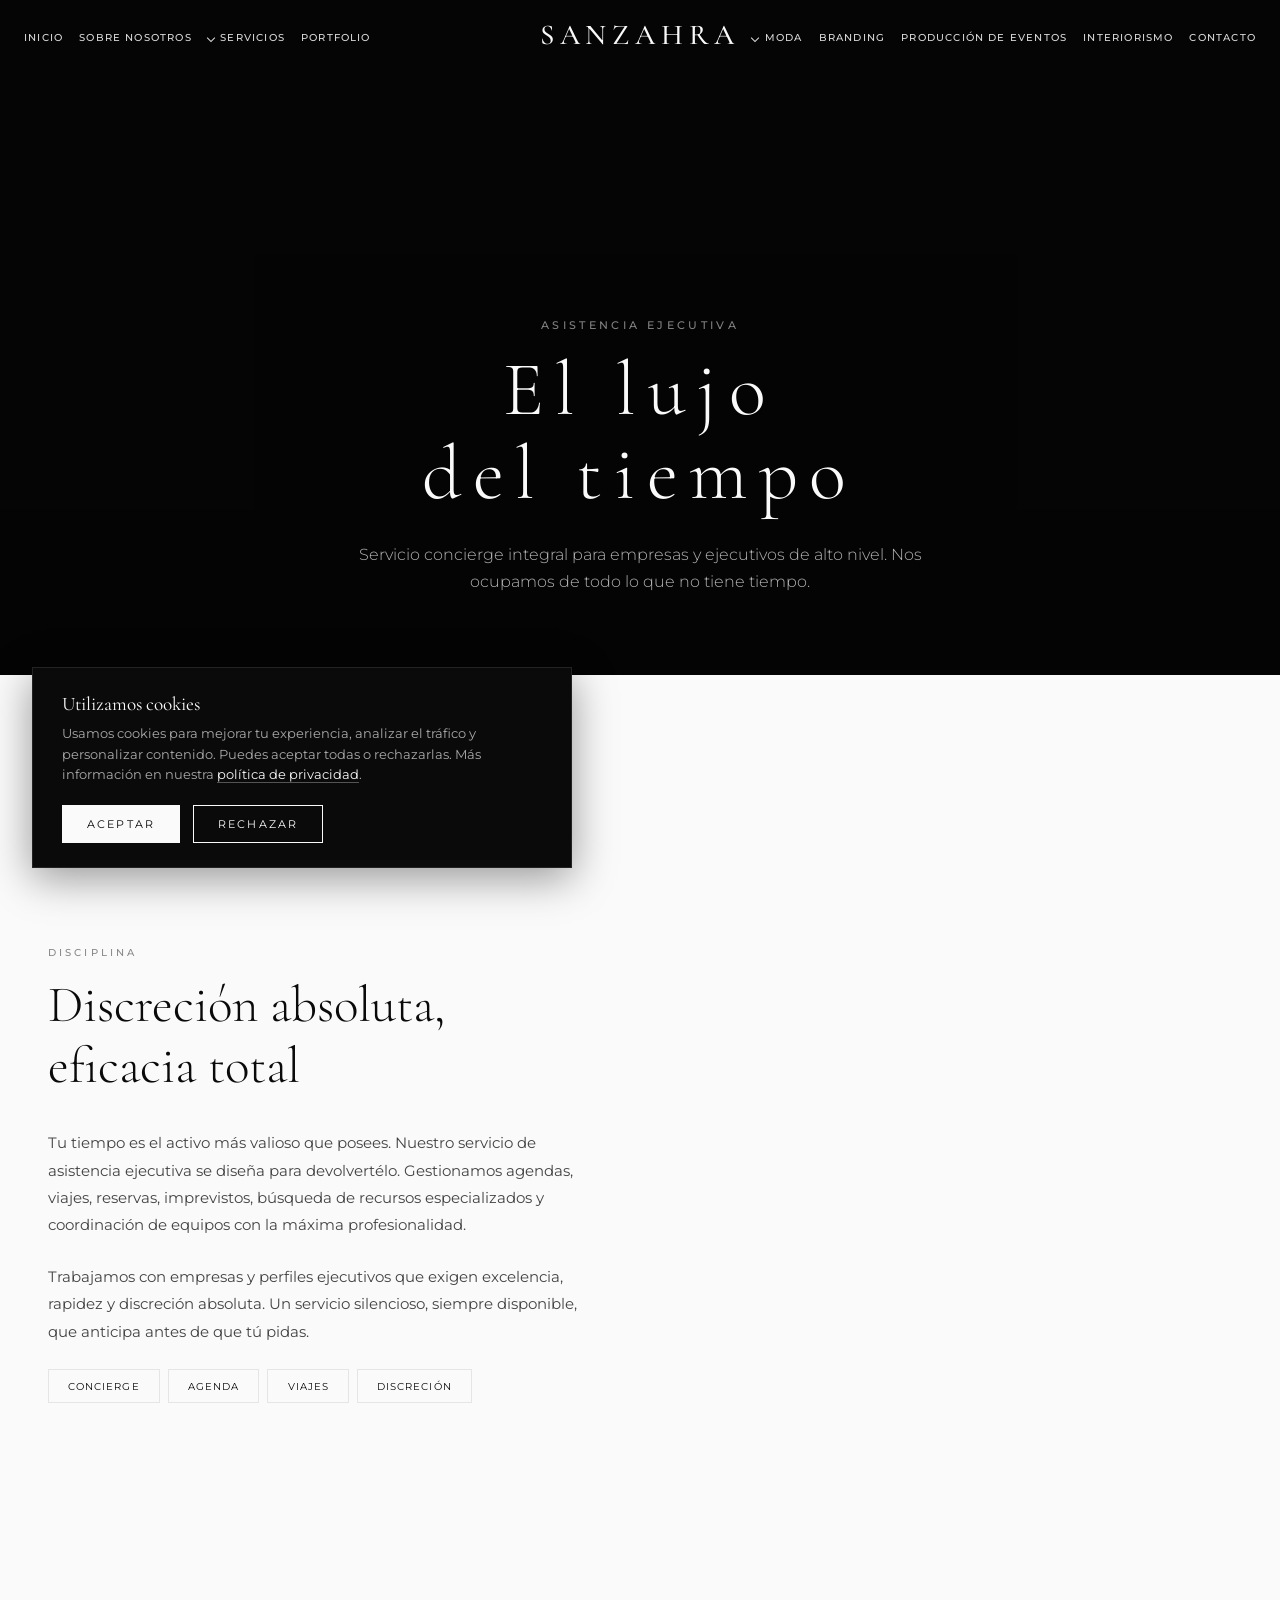
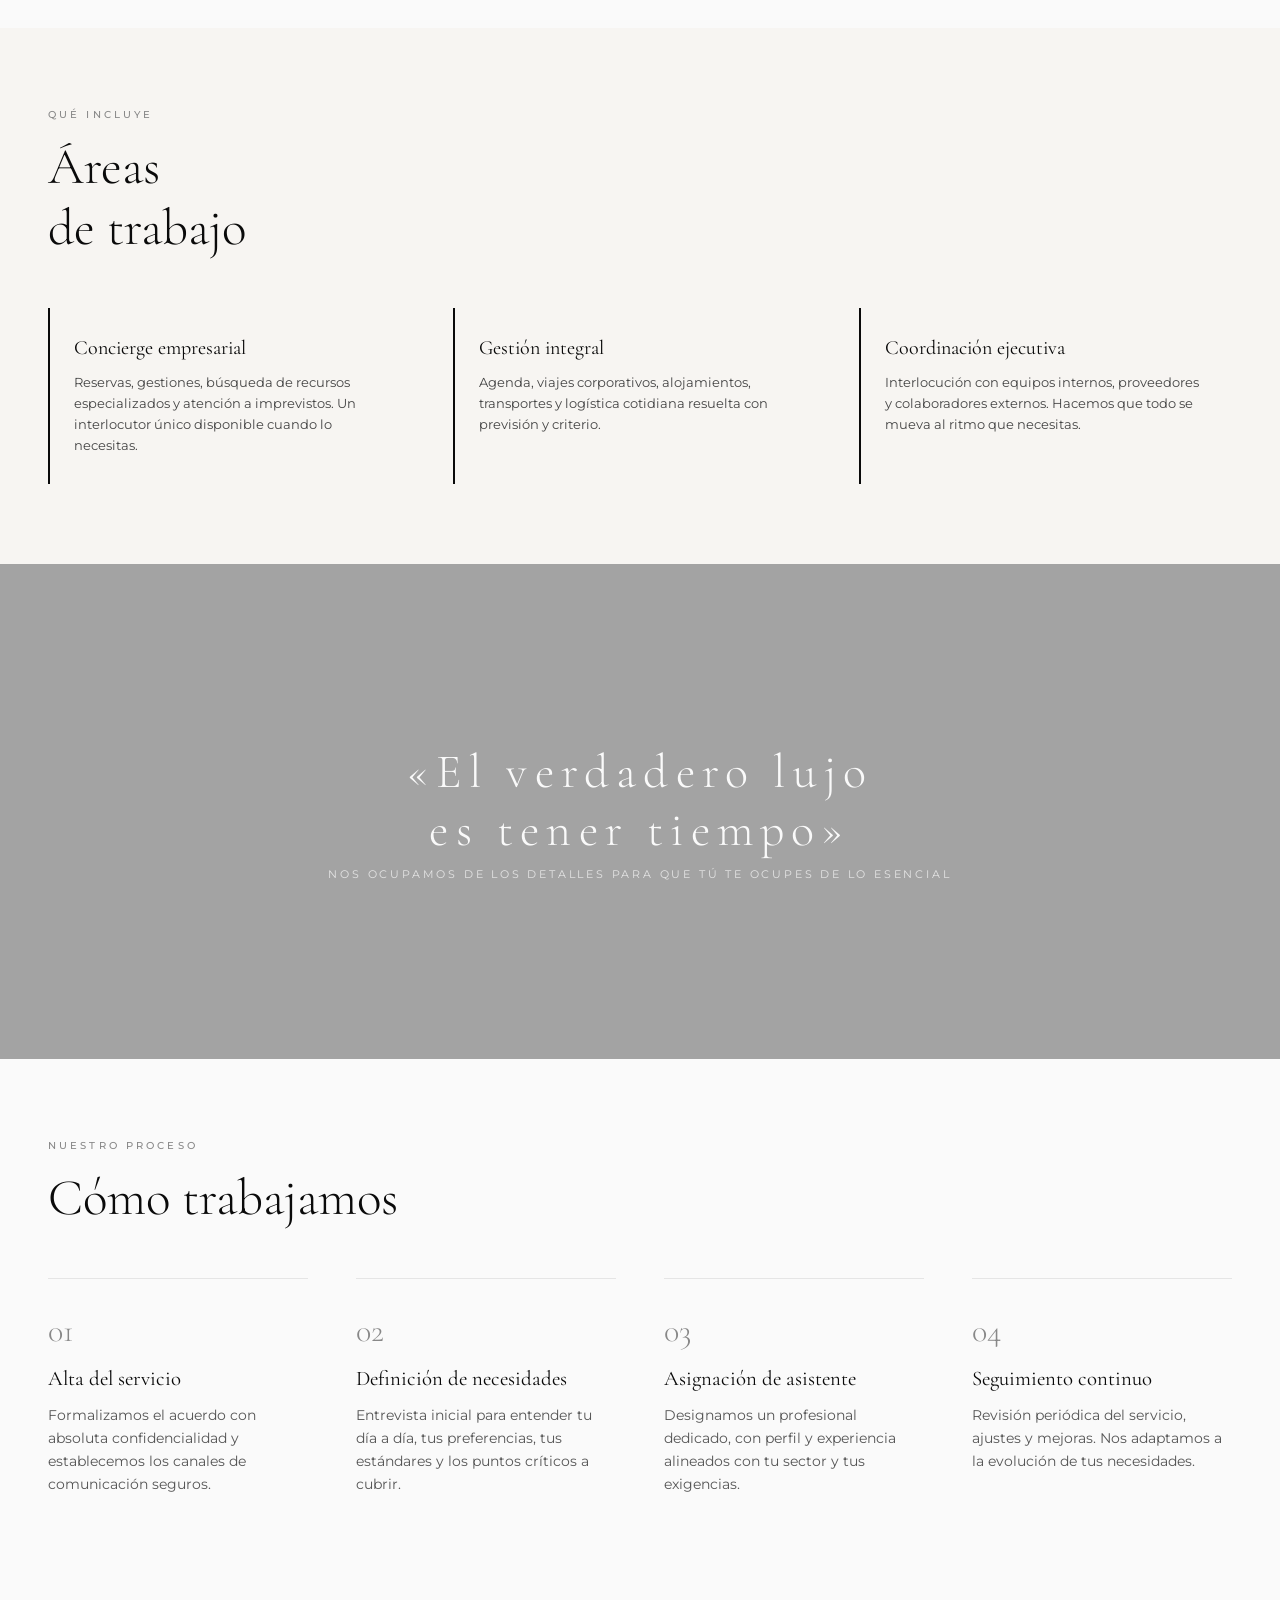
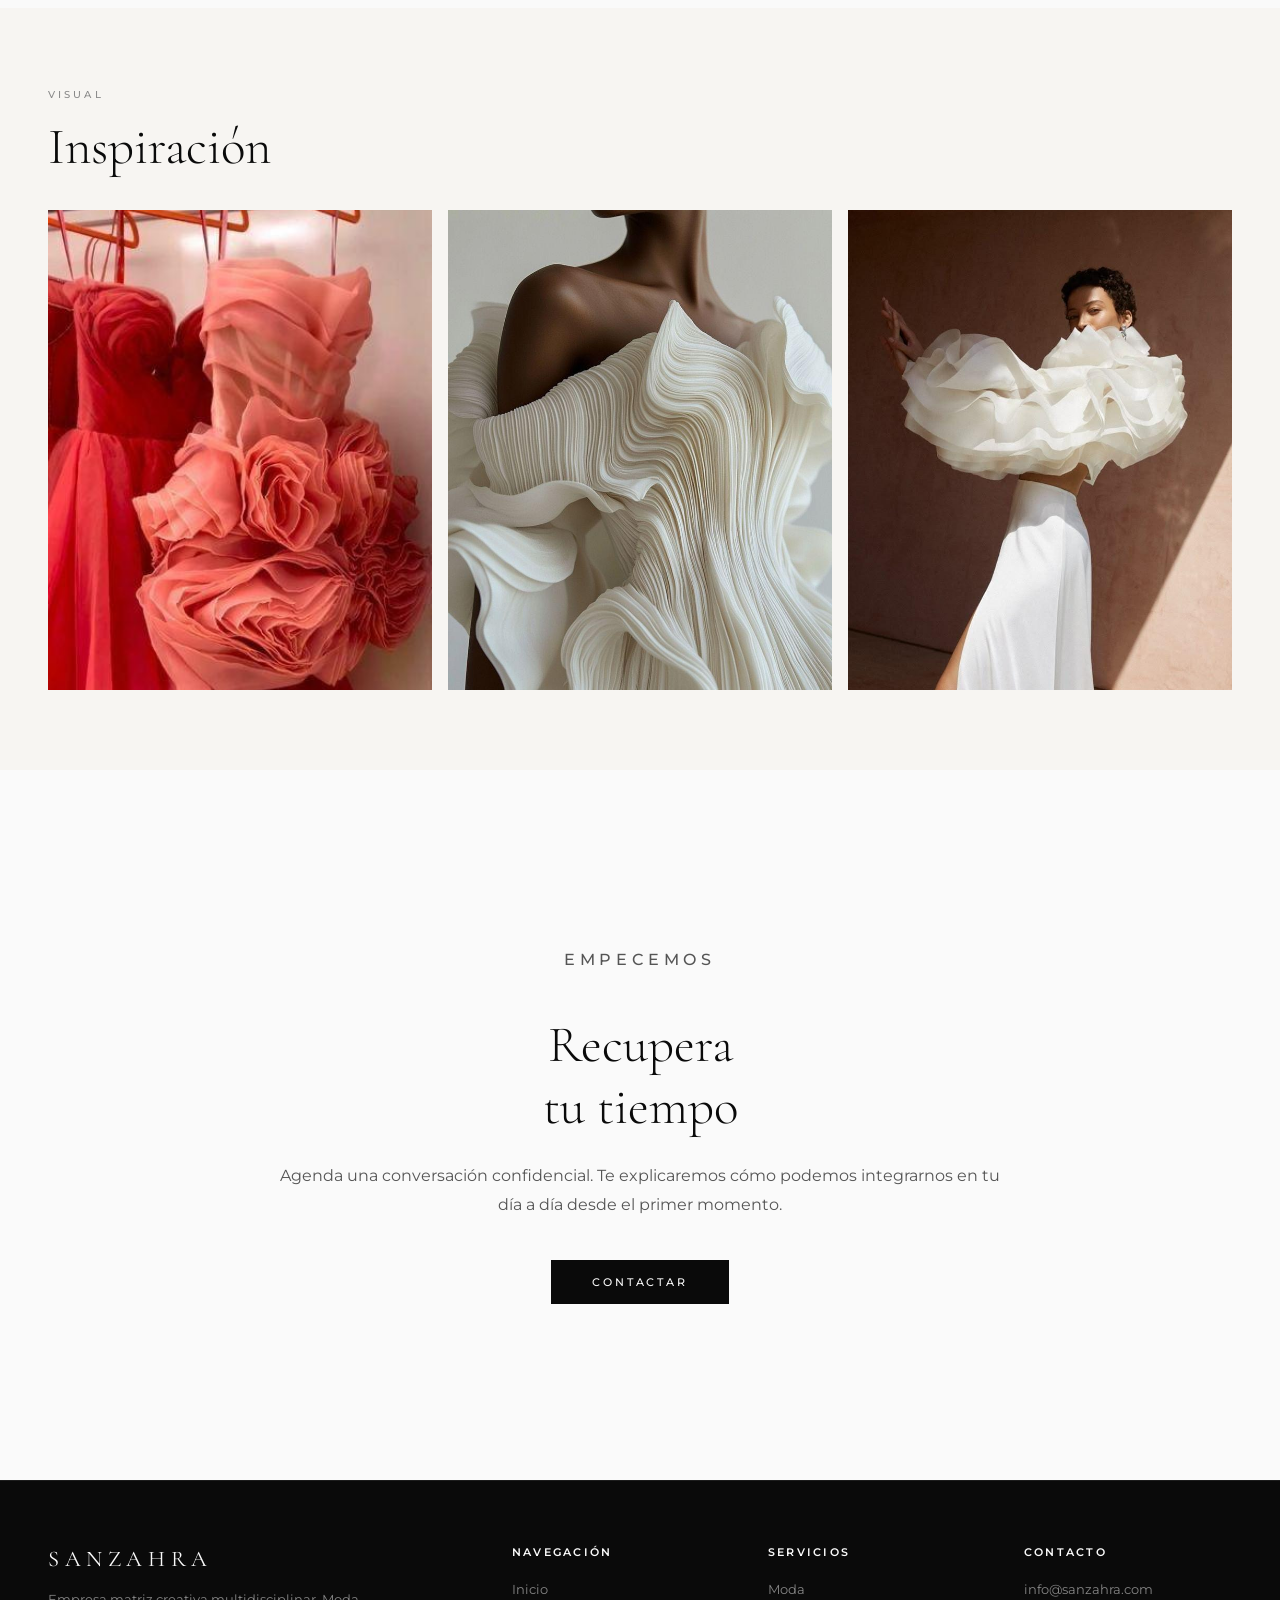
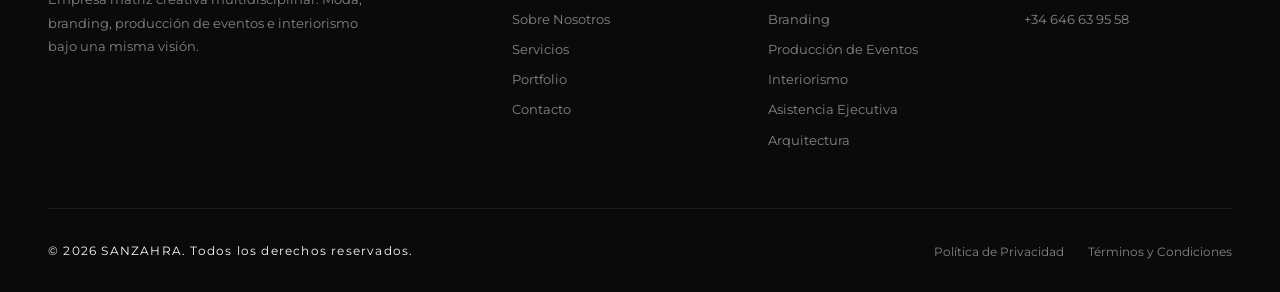
<file: asistencia-ejecutiva.html>
<!DOCTYPE html>
<html lang="es">
<head>
  <meta charset="UTF-8" />
  <meta name="viewport" content="width=device-width, initial-scale=1.0" />
  <meta name="description" content="Asistencia Ejecutiva SANZAHRA — Servicio concierge integral para empresas y ejecutivos. Agenda, viajes, coordinación y discreción absoluta." />
  <title>Asistencia Ejecutiva — SANZAHRA</title>
  <link rel="icon" type="image/svg+xml" href="assets/favicon.svg" />
  <link rel="preconnect" href="https://fonts.googleapis.com" />
  <link rel="preconnect" href="https://fonts.gstatic.com" crossorigin />
  <link href="https://fonts.googleapis.com/css2?family=Cormorant+Garamond:ital,wght@0,300;0,400;0,500;0,600;1,300;1,400&family=Montserrat:wght@300;400;500;600&display=swap" rel="stylesheet" />
  <link rel="stylesheet" href="assets/style.css" />
</head>
<body>

  <div id="loader"><span>SANZAHRA</span></div>

            <nav id="mainNav" data-transparent="true">
    <ul class="nav-links nav-links-left">
      <li><a href="index.html">Inicio</a></li>
      <li><a href="sobre-nosotros.html">Sobre Nosotros</a></li>
      <li class="has-dropdown">
        <a href="servicios.html" class="dropdown-toggle">Servicios</a>
        <ul class="dropdown">
          <li><a href="servicios.html">Ver todos</a></li>
          <li><a href="moda.html">Moda</a></li>
          <li><a href="branding.html">Branding</a></li>
          <li><a href="event-producer.html">Producci&oacute;n de Eventos</a></li>
          <li><a href="interiorismo.html">Interiorismo</a></li>
          <li><a href="asistencia-ejecutiva.html">Asistencia Ejecutiva</a></li>
          <li><a href="arquitectura.html">Arquitectura</a></li>
        </ul>
      </li>
      <li><a href="portfolio.html">Portfolio</a></li>
    </ul>
    <a href="index.html" class="logo">SANZAHRA</a>
    <ul class="nav-links nav-links-right">
      <li class="has-dropdown">
        <a href="moda.html" class="dropdown-toggle">Moda</a>
        <ul class="dropdown">
          <li><a href="moda.html#marcas-propias">Marcas propias</a></li>
          <li><a href="moda.html#colaboraciones">Colaboraciones</a></li>
          <li><a href="moda.html#talento">Talento</a></li>
          <li><a href="moda.html#identidad">Identidad de marcas</a></li>
        </ul>
      </li>
      <li><a href="branding.html">Branding</a></li>
      <li><a href="event-producer.html">Producci&oacute;n de Eventos</a></li>
      <li><a href="interiorismo.html">Interiorismo</a></li>
      <li><a href="contacto.html">Contacto</a></li>
    </ul>
    <div class="hamburger" id="hamburger"><span></span><span></span><span></span></div>
  </nav>

        <div class="mobile-menu" id="mobileMenu">
    <a href="index.html">Inicio</a>
    <a href="sobre-nosotros.html">Sobre Nosotros</a>
    <a href="servicios.html">Servicios</a>
    <a href="portfolio.html">Portfolio</a>
    <a href="moda.html">Moda</a>
    <a href="branding.html">Branding</a>
    <a href="event-producer.html">Producci&oacute;n de Eventos</a>
    <a href="interiorismo.html">Interiorismo</a>
    <a href="asistencia-ejecutiva.html">Asistencia Ejecutiva</a>
    <a href="arquitectura.html">Arquitectura</a>
    <a href="contacto.html">Contacto</a>
  </div>

  <!-- Page Hero -->
  <section class="page-hero">
    <div class="hero-bg" style="background-image:url('https://images.unsplash.com/photo-1497366216548-37526070297c?w=1920&q=80')"></div>
    <div class="page-hero-content">
      <p class="kicker">Asistencia Ejecutiva</p>
      <h1>El lujo<br>del tiempo</h1>
      <p class="subtitle">Servicio concierge integral para empresas y ejecutivos de alto nivel. Nos ocupamos de todo lo que no tiene tiempo.</p>
    </div>
  </section>

  <nav class="breadcrumb"><a href="index.html">Inicio</a> <span>/</span> <a href="servicios.html">Servicios</a> <span>/</span> Asistencia Ejecutiva</nav>

  <section>
    <div class="two-col">
      <div>
        <p class="section-label reveal">Disciplina</p>
        <h2 class="section-title reveal">Discreci&oacute;n absoluta,<br>eficacia total</h2>
        <p class="section-text reveal">Tu tiempo es el activo m&aacute;s valioso que posees. Nuestro servicio de asistencia ejecutiva se dise&ntilde;a para devolvert&eacute;lo. Gestionamos agendas, viajes, reservas, imprevistos, b&uacute;squeda de recursos especializados y coordinaci&oacute;n de equipos con la m&aacute;xima profesionalidad.</p>
        <p class="section-text reveal">Trabajamos con empresas y perfiles ejecutivos que exigen excelencia, rapidez y discreci&oacute;n absoluta. Un servicio silencioso, siempre disponible, que anticipa antes de que t&uacute; pidas.</p>
        <div class="tag-list reveal">
          <span class="tag">Concierge</span>
          <span class="tag">Agenda</span>
          <span class="tag">Viajes</span>
          <span class="tag">Discreci&oacute;n</span>
        </div>
      </div>
      <div class="two-col-image reveal" style="background-image:url('https://images.unsplash.com/photo-1497366216548-37526070297c?w=800&q=80')"></div>
    </div>
  </section>

  <section class="bg-light">
    <div class="container">
      <p class="section-label reveal">Qu&eacute; incluye</p>
      <h2 class="section-title reveal">&Aacute;reas<br>de trabajo</h2>
    </div>
    <div class="features reveal">
      <div class="feature">
        <h4>Concierge empresarial</h4>
        <p>Reservas, gestiones, b&uacute;squeda de recursos especializados y atenci&oacute;n a imprevistos. Un interlocutor &uacute;nico disponible cuando lo necesitas.</p>
      </div>
      <div class="feature">
        <h4>Gesti&oacute;n integral</h4>
        <p>Agenda, viajes corporativos, alojamientos, transportes y log&iacute;stica cotidiana resuelta con previsi&oacute;n y criterio.</p>
      </div>
      <div class="feature">
        <h4>Coordinaci&oacute;n ejecutiva</h4>
        <p>Interlocuci&oacute;n con equipos internos, proveedores y colaboradores externos. Hacemos que todo se mueva al ritmo que necesitas.</p>
      </div>
    </div>
  </section>

  <div class="image-break" style="background-image:url('https://images.unsplash.com/photo-1497215728101-856f4ea42174?w=1920&q=80')">
    <div class="image-break-text">
      <h3>&laquo;El verdadero lujo<br>es tener tiempo&raquo;</h3>
      <p>Nos ocupamos de los detalles para que t&uacute; te ocupes de lo esencial</p>
    </div>
  </div>

  <section>
    <div class="container">
      <p class="section-label reveal">Nuestro proceso</p>
      <h2 class="section-title reveal">C&oacute;mo trabajamos</h2>
    </div>
    <div class="process-grid reveal">
      <div class="process-step">
        <div class="step-num">01</div>
        <h4>Alta del servicio</h4>
        <p>Formalizamos el acuerdo con absoluta confidencialidad y establecemos los canales de comunicaci&oacute;n seguros.</p>
      </div>
      <div class="process-step">
        <div class="step-num">02</div>
        <h4>Definici&oacute;n de necesidades</h4>
        <p>Entrevista inicial para entender tu d&iacute;a a d&iacute;a, tus preferencias, tus est&aacute;ndares y los puntos cr&iacute;ticos a cubrir.</p>
      </div>
      <div class="process-step">
        <div class="step-num">03</div>
        <h4>Asignaci&oacute;n de asistente</h4>
        <p>Designamos un profesional dedicado, con perfil y experiencia alineados con tu sector y tus exigencias.</p>
      </div>
      <div class="process-step">
        <div class="step-num">04</div>
        <h4>Seguimiento continuo</h4>
        <p>Revisi&oacute;n peri&oacute;dica del servicio, ajustes y mejoras. Nos adaptamos a la evoluci&oacute;n de tus necesidades.</p>
      </div>
    </div>
  </section>

  <section class="bg-light">
    <div class="container">
      <p class="section-label reveal">Visual</p>
      <h2 class="section-title reveal">Inspiraci&oacute;n</h2>
    </div>
    <div class="gallery reveal">
      <div class="gallery-item" style="background-image:url('assets/img/branding/branding-04.jpg')"></div>
      <div class="gallery-item" style="background-image:url('assets/img/moda/moda-40-vestido-ondas-blanco.jpg')"></div>
      <div class="gallery-item" style="background-image:url('assets/img/extra/extra-11.jpg')"></div>
    </div>
  </section>

  <section>
    <div class="cta-block">
      <p class="section-label">Empecemos</p>
      <h2 class="section-title">Recupera<br>tu tiempo</h2>
      <p>Agenda una conversaci&oacute;n confidencial. Te explicaremos c&oacute;mo podemos integrarnos en tu d&iacute;a a d&iacute;a desde el primer momento.</p>
      <a href="contacto.html" class="btn btn-dark">Contactar</a>
    </div>
  </section>

  <footer>
    <div class="footer-top">
      <div class="footer-brand">
        <span class="footer-logo">SANZAHRA</span>
        <p>Empresa matriz creativa multidisciplinar. Moda, branding, producci&oacute;n de eventos e interiorismo bajo una misma visi&oacute;n.</p>
      </div>
      <div class="footer-col"><h5>Navegaci&oacute;n</h5><ul><li><a href="index.html">Inicio</a></li><li><a href="sobre-nosotros.html">Sobre Nosotros</a></li><li><a href="servicios.html">Servicios</a></li><li><a href="portfolio.html">Portfolio</a></li><li><a href="contacto.html">Contacto</a></li></ul></div>
      <div class="footer-col"><h5>Servicios</h5><ul><li><a href="moda.html">Moda</a></li><li><a href="branding.html">Branding</a></li><li><a href="event-producer.html">Producci&oacute;n de Eventos</a></li><li><a href="interiorismo.html">Interiorismo</a></li><li><a href="asistencia-ejecutiva.html">Asistencia Ejecutiva</a></li><li><a href="arquitectura.html">Arquitectura</a></li></ul></div>
      <div class="footer-col"><h5>Contacto</h5><ul><li><a href="mailto:info@sanzahra.com">info@sanzahra.com</a></li><li><a href="tel:+34646639558">+34 646 63 95 58</a></li></ul></div>
    </div>
    <div class="footer-bottom">
      <p>&copy; 2026 SANZAHRA. Todos los derechos reservados.</p>
      <ul class="footer-links"><li><a href="politica-privacidad.html">Pol&iacute;tica de Privacidad</a></li><li><a href="terminos-condiciones.html">T&eacute;rminos y Condiciones</a></li></ul>
    </div>
  </footer>

  <div id="cookieBanner" role="dialog" aria-label="Aviso de cookies">
    <h4 class="cookie-title">Utilizamos cookies</h4>
    <p class="cookie-text">Usamos cookies para mejorar tu experiencia, analizar el tr&aacute;fico y personalizar contenido. Puedes aceptar todas o rechazarlas. M&aacute;s informaci&oacute;n en nuestra <a href="politica-privacidad.html">pol&iacute;tica de privacidad</a>.</p>
    <div class="cookie-actions">
      <button class="accept" data-cookie-action="accepted">Aceptar</button>
      <button class="reject" data-cookie-action="rejected">Rechazar</button>
    </div>
  </div>

  <script src="assets/script.js"></script>
</body>
</html>
</file>
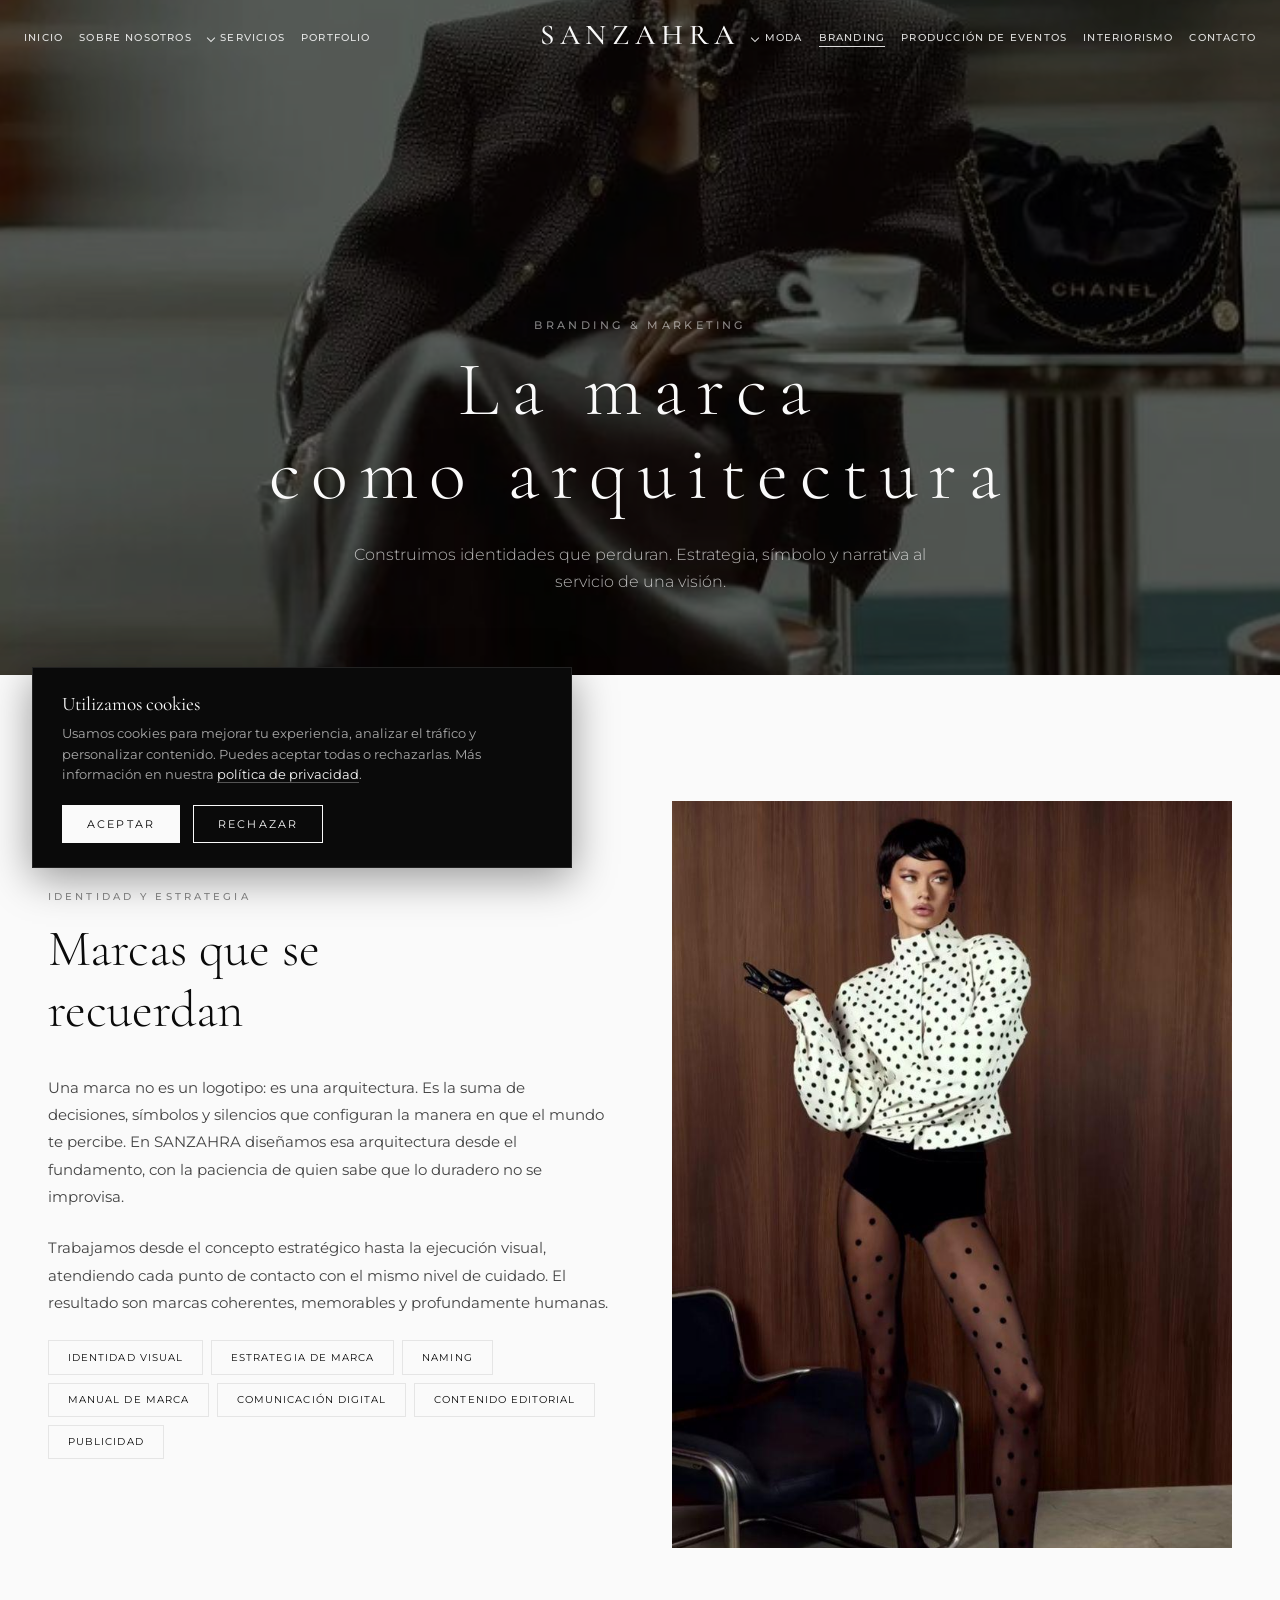
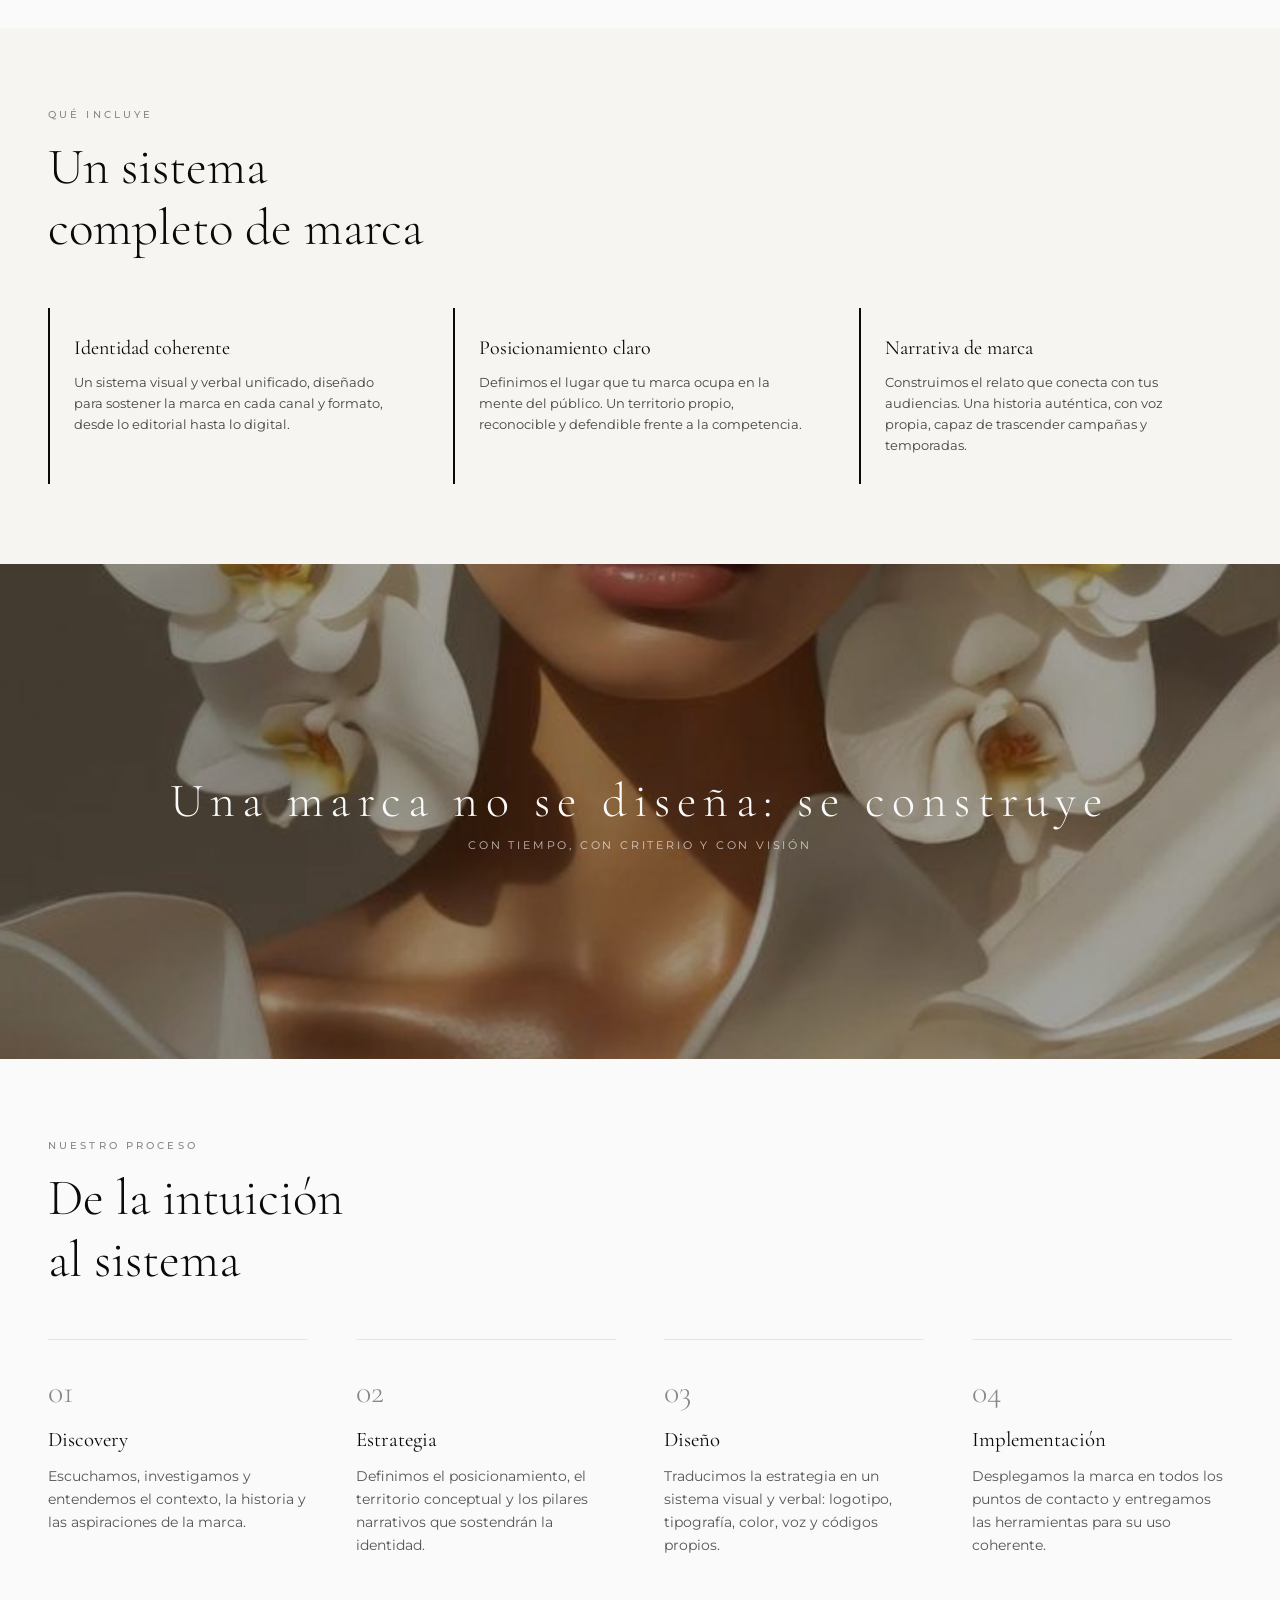
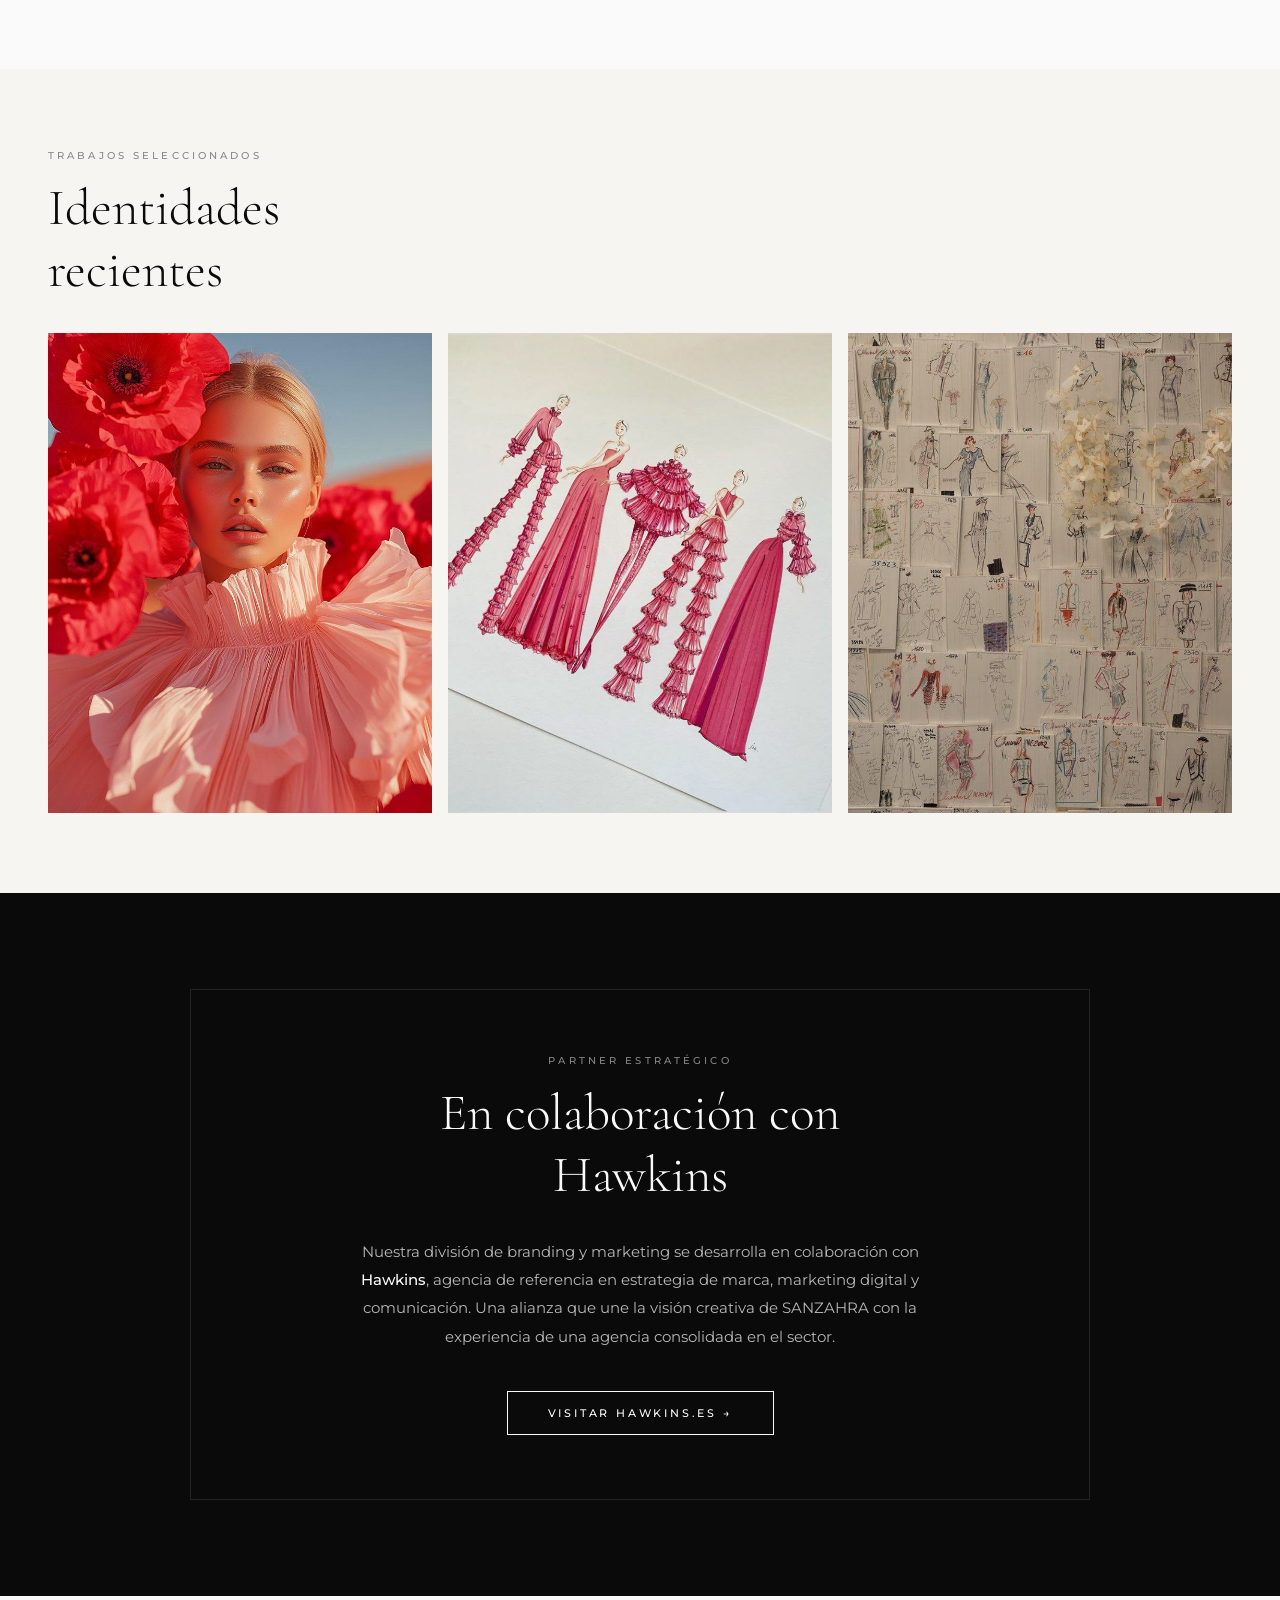
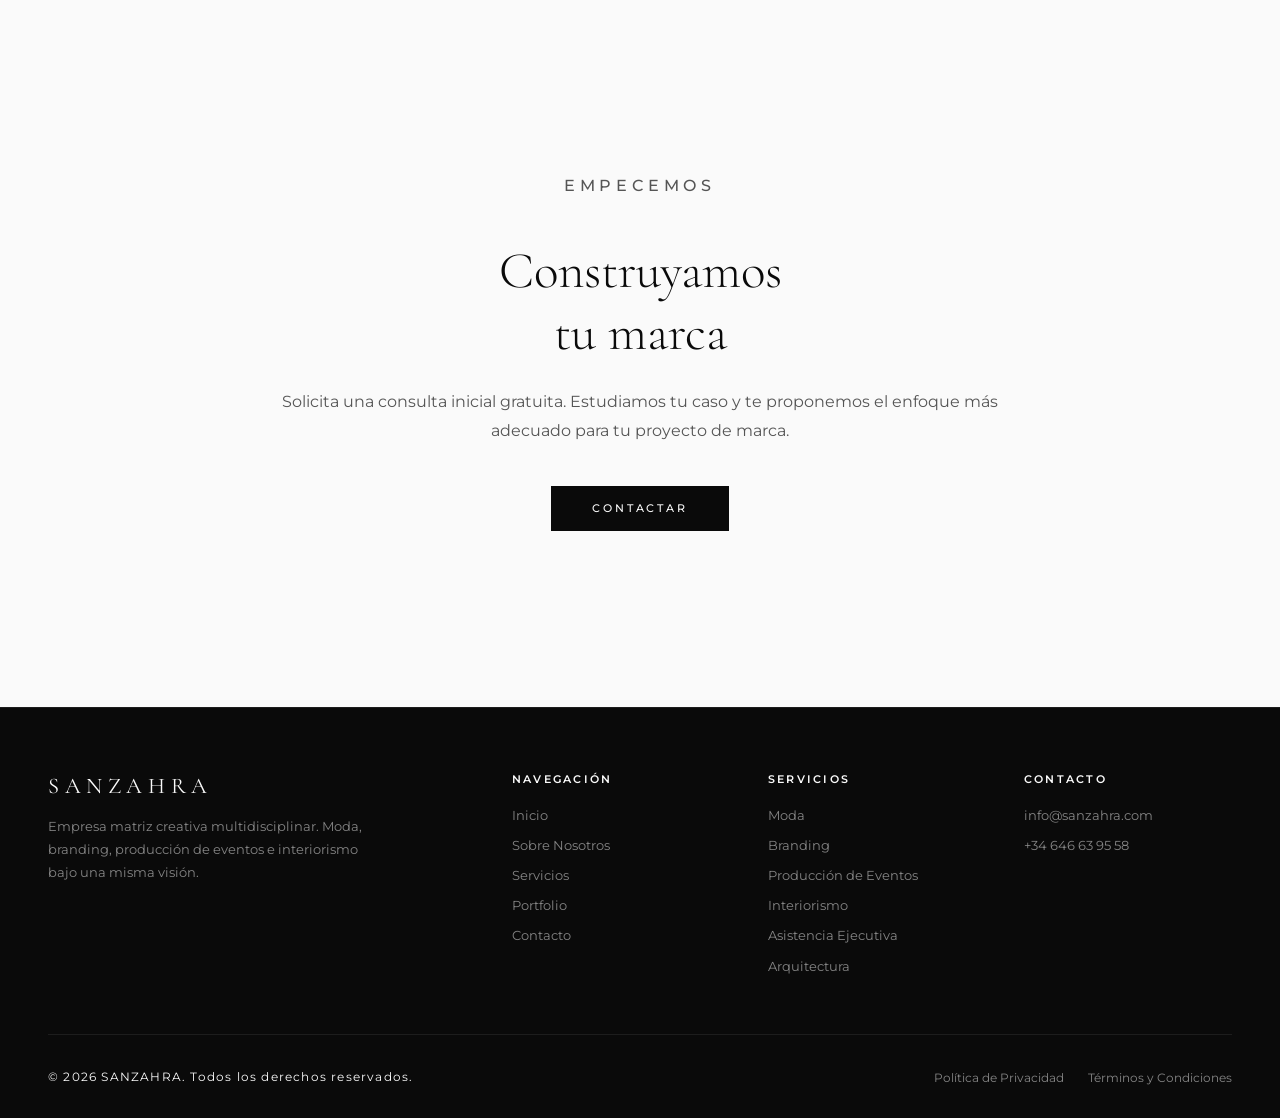
<file: branding.html>
<!DOCTYPE html>
<html lang="es">
<head>
  <meta charset="UTF-8" />
  <meta name="viewport" content="width=device-width, initial-scale=1.0" />
  <meta name="description" content="Branding y Marketing SANZAHRA — Construimos identidades de marca que perduran. Estrategia, identidad visual, naming y comunicaci&oacute;n digital." />
  <title>Branding &amp; Marketing — SANZAHRA</title>
  <link rel="icon" type="image/svg+xml" href="assets/favicon.svg" />
  <link rel="preconnect" href="https://fonts.googleapis.com" />
  <link rel="preconnect" href="https://fonts.gstatic.com" crossorigin />
  <link href="https://fonts.googleapis.com/css2?family=Cormorant+Garamond:ital,wght@0,300;0,400;0,500;0,600;1,300;1,400&family=Montserrat:wght@300;400;500;600&display=swap" rel="stylesheet" />
  <link rel="stylesheet" href="assets/style.css" />
</head>
<body>

  <div id="loader"><span>SANZAHRA</span></div>

            <nav id="mainNav" data-transparent="true">
    <ul class="nav-links nav-links-left">
      <li><a href="index.html">Inicio</a></li>
      <li><a href="sobre-nosotros.html">Sobre Nosotros</a></li>
      <li class="has-dropdown">
        <a href="servicios.html" class="dropdown-toggle">Servicios</a>
        <ul class="dropdown">
          <li><a href="servicios.html">Ver todos</a></li>
          <li><a href="moda.html">Moda</a></li>
          <li><a href="branding.html">Branding</a></li>
          <li><a href="event-producer.html">Producci&oacute;n de Eventos</a></li>
          <li><a href="interiorismo.html">Interiorismo</a></li>
          <li><a href="asistencia-ejecutiva.html">Asistencia Ejecutiva</a></li>
          <li><a href="arquitectura.html">Arquitectura</a></li>
        </ul>
      </li>
      <li><a href="portfolio.html">Portfolio</a></li>
    </ul>
    <a href="index.html" class="logo">SANZAHRA</a>
    <ul class="nav-links nav-links-right">
      <li class="has-dropdown">
        <a href="moda.html" class="dropdown-toggle">Moda</a>
        <ul class="dropdown">
          <li><a href="moda.html#marcas-propias">Marcas propias</a></li>
          <li><a href="moda.html#colaboraciones">Colaboraciones</a></li>
          <li><a href="moda.html#talento">Talento</a></li>
          <li><a href="moda.html#identidad">Identidad de marcas</a></li>
        </ul>
      </li>
      <li><a href="branding.html">Branding</a></li>
      <li><a href="event-producer.html">Producci&oacute;n de Eventos</a></li>
      <li><a href="interiorismo.html">Interiorismo</a></li>
      <li><a href="contacto.html">Contacto</a></li>
    </ul>
    <div class="hamburger" id="hamburger"><span></span><span></span><span></span></div>
  </nav>

        <div class="mobile-menu" id="mobileMenu">
    <a href="index.html">Inicio</a>
    <a href="sobre-nosotros.html">Sobre Nosotros</a>
    <a href="servicios.html">Servicios</a>
    <a href="portfolio.html">Portfolio</a>
    <a href="moda.html">Moda</a>
    <a href="branding.html">Branding</a>
    <a href="event-producer.html">Producci&oacute;n de Eventos</a>
    <a href="interiorismo.html">Interiorismo</a>
    <a href="asistencia-ejecutiva.html">Asistencia Ejecutiva</a>
    <a href="arquitectura.html">Arquitectura</a>
    <a href="contacto.html">Contacto</a>
  </div>

  <section class="page-hero">
    <div class="hero-bg" style="background-image:url('assets/img/branding/branding-05.jpg')"></div>
    <div class="page-hero-content">
      <p class="kicker">Branding &amp; Marketing</p>
      <h1>La marca<br>como arquitectura</h1>
      <p class="subtitle">Construimos identidades que perduran. Estrategia, s&iacute;mbolo y narrativa al servicio de una visi&oacute;n.</p>
    </div>
  </section>

  <nav class="breadcrumb"><a href="index.html">Inicio</a> <span>/</span> <a href="servicios.html">Servicios</a> <span>/</span> Branding</nav>

  <section>
    <div class="container">
      <div class="two-col">
        <div>
          <p class="section-label reveal">Identidad y estrategia</p>
          <h2 class="section-title reveal">Marcas que se<br>recuerdan</h2>
          <p class="section-text reveal">Una marca no es un logotipo: es una arquitectura. Es la suma de decisiones, s&iacute;mbolos y silencios que configuran la manera en que el mundo te percibe. En SANZAHRA dise&ntilde;amos esa arquitectura desde el fundamento, con la paciencia de quien sabe que lo duradero no se improvisa.</p>
          <p class="section-text reveal">Trabajamos desde el concepto estrat&eacute;gico hasta la ejecuci&oacute;n visual, atendiendo cada punto de contacto con el mismo nivel de cuidado. El resultado son marcas coherentes, memorables y profundamente humanas.</p>
          <div class="tag-list reveal">
            <span class="tag">Identidad Visual</span>
            <span class="tag">Estrategia de Marca</span>
            <span class="tag">Naming</span>
            <span class="tag">Manual de marca</span>
            <span class="tag">Comunicaci&oacute;n digital</span>
            <span class="tag">Contenido editorial</span>
            <span class="tag">Publicidad</span>
          </div>
        </div>
        <div class="two-col-image reveal" style="background-image:url('assets/img/branding/branding-08.jpg')"></div>
      </div>
    </div>
  </section>

  <section class="bg-light">
    <div class="container">
      <p class="section-label reveal">Qu&eacute; incluye</p>
      <h2 class="section-title reveal">Un sistema<br>completo de marca</h2>
    </div>
    <div class="features reveal">
      <div class="feature">
        <h4>Identidad coherente</h4>
        <p>Un sistema visual y verbal unificado, dise&ntilde;ado para sostener la marca en cada canal y formato, desde lo editorial hasta lo digital.</p>
      </div>
      <div class="feature">
        <h4>Posicionamiento claro</h4>
        <p>Definimos el lugar que tu marca ocupa en la mente del p&uacute;blico. Un territorio propio, reconocible y defendible frente a la competencia.</p>
      </div>
      <div class="feature">
        <h4>Narrativa de marca</h4>
        <p>Construimos el relato que conecta con tus audiencias. Una historia aut&eacute;ntica, con voz propia, capaz de trascender campa&ntilde;as y temporadas.</p>
      </div>
    </div>
  </section>

  <div class="image-break" style="background-image:url('assets/img/extra/extra-16.jpg')">
    <div class="image-break-text">
      <h3>Una marca no se dise&ntilde;a: se construye</h3>
      <p>Con tiempo, con criterio y con visi&oacute;n</p>
    </div>
  </div>

  <section>
    <div class="container">
      <p class="section-label reveal">Nuestro proceso</p>
      <h2 class="section-title reveal">De la intuici&oacute;n<br>al sistema</h2>
    </div>
    <div class="process-grid reveal">
      <div class="process-step">
        <div class="step-num">01</div>
        <h4>Discovery</h4>
        <p>Escuchamos, investigamos y entendemos el contexto, la historia y las aspiraciones de la marca.</p>
      </div>
      <div class="process-step">
        <div class="step-num">02</div>
        <h4>Estrategia</h4>
        <p>Definimos el posicionamiento, el territorio conceptual y los pilares narrativos que sostendr&aacute;n la identidad.</p>
      </div>
      <div class="process-step">
        <div class="step-num">03</div>
        <h4>Dise&ntilde;o</h4>
        <p>Traducimos la estrategia en un sistema visual y verbal: logotipo, tipograf&iacute;a, color, voz y c&oacute;digos propios.</p>
      </div>
      <div class="process-step">
        <div class="step-num">04</div>
        <h4>Implementaci&oacute;n</h4>
        <p>Desplegamos la marca en todos los puntos de contacto y entregamos las herramientas para su uso coherente.</p>
      </div>
    </div>
  </section>

  <section class="bg-light">
    <div class="container">
      <p class="section-label reveal">Trabajos seleccionados</p>
      <h2 class="section-title reveal">Identidades<br>recientes</h2>
    </div>
    <div class="gallery reveal">
      <div class="gallery-item" style="background-image:url('assets/img/moda/moda-39-modelo-flores-rojas.jpg')"></div>
      <div class="gallery-item" style="background-image:url('assets/img/moda/moda-34-ilustraciones-rosa.jpg')"></div>
      <div class="gallery-item" style="background-image:url('assets/img/moda/moda-25-bocetos.jpg')"></div>
    </div>
  </section>

  <!-- Partner: Hawkins -->
  <section class="partner-section">
    <div class="container reveal">
      <div class="partner-card">
        <p class="section-label" style="color: rgba(255,255,255,.5);">Partner estrat&eacute;gico</p>
        <h2 class="section-title" style="color: var(--white);">En colaboraci&oacute;n con<br>Hawkins</h2>
        <p class="partner-desc">Nuestra divisi&oacute;n de branding y marketing se desarrolla en colaboraci&oacute;n con <strong>Hawkins</strong>, agencia de referencia en estrategia de marca, marketing digital y comunicaci&oacute;n. Una alianza que une la visi&oacute;n creativa de SANZAHRA con la experiencia de una agencia consolidada en el sector.</p>
        <a href="https://hawkins.es" target="_blank" rel="noopener" class="btn btn-light">Visitar hawkins.es &rarr;</a>
      </div>
    </div>
  </section>

  <section>
    <div class="cta-block">
      <p class="section-label">Empecemos</p>
      <h2 class="section-title">Construyamos<br>tu marca</h2>
      <p>Solicita una consulta inicial gratuita. Estudiamos tu caso y te proponemos el enfoque m&aacute;s adecuado para tu proyecto de marca.</p>
      <a href="contacto.html" class="btn btn-dark">Contactar</a>
    </div>
  </section>

  <footer>
    <div class="footer-top">
      <div class="footer-brand">
        <span class="footer-logo">SANZAHRA</span>
        <p>Empresa matriz creativa multidisciplinar. Moda, branding, producci&oacute;n de eventos e interiorismo bajo una misma visi&oacute;n.</p>
      </div>
      <div class="footer-col"><h5>Navegaci&oacute;n</h5><ul><li><a href="index.html">Inicio</a></li><li><a href="sobre-nosotros.html">Sobre Nosotros</a></li><li><a href="servicios.html">Servicios</a></li><li><a href="portfolio.html">Portfolio</a></li><li><a href="contacto.html">Contacto</a></li></ul></div>
      <div class="footer-col"><h5>Servicios</h5><ul><li><a href="moda.html">Moda</a></li><li><a href="branding.html">Branding</a></li><li><a href="event-producer.html">Producci&oacute;n de Eventos</a></li><li><a href="interiorismo.html">Interiorismo</a></li><li><a href="asistencia-ejecutiva.html">Asistencia Ejecutiva</a></li><li><a href="arquitectura.html">Arquitectura</a></li></ul></div>
      <div class="footer-col"><h5>Contacto</h5><ul><li><a href="mailto:info@sanzahra.com">info@sanzahra.com</a></li><li><a href="tel:+34646639558">+34 646 63 95 58</a></li></ul></div>
    </div>
    <div class="footer-bottom">
      <p>&copy; 2026 SANZAHRA. Todos los derechos reservados.</p>
      <ul class="footer-links"><li><a href="politica-privacidad.html">Pol&iacute;tica de Privacidad</a></li><li><a href="terminos-condiciones.html">T&eacute;rminos y Condiciones</a></li></ul>
    </div>
  </footer>

  <div id="cookieBanner" role="dialog" aria-label="Aviso de cookies">
    <h4 class="cookie-title">Utilizamos cookies</h4>
    <p class="cookie-text">Usamos cookies para mejorar tu experiencia, analizar el tr&aacute;fico y personalizar contenido. Puedes aceptar todas o rechazarlas. M&aacute;s informaci&oacute;n en nuestra <a href="politica-privacidad.html">pol&iacute;tica de privacidad</a>.</p>
    <div class="cookie-actions">
      <button class="accept" data-cookie-action="accepted">Aceptar</button>
      <button class="reject" data-cookie-action="rejected">Rechazar</button>
    </div>
  </div>

  <script src="assets/script.js"></script>
</body>
</html>
</file>
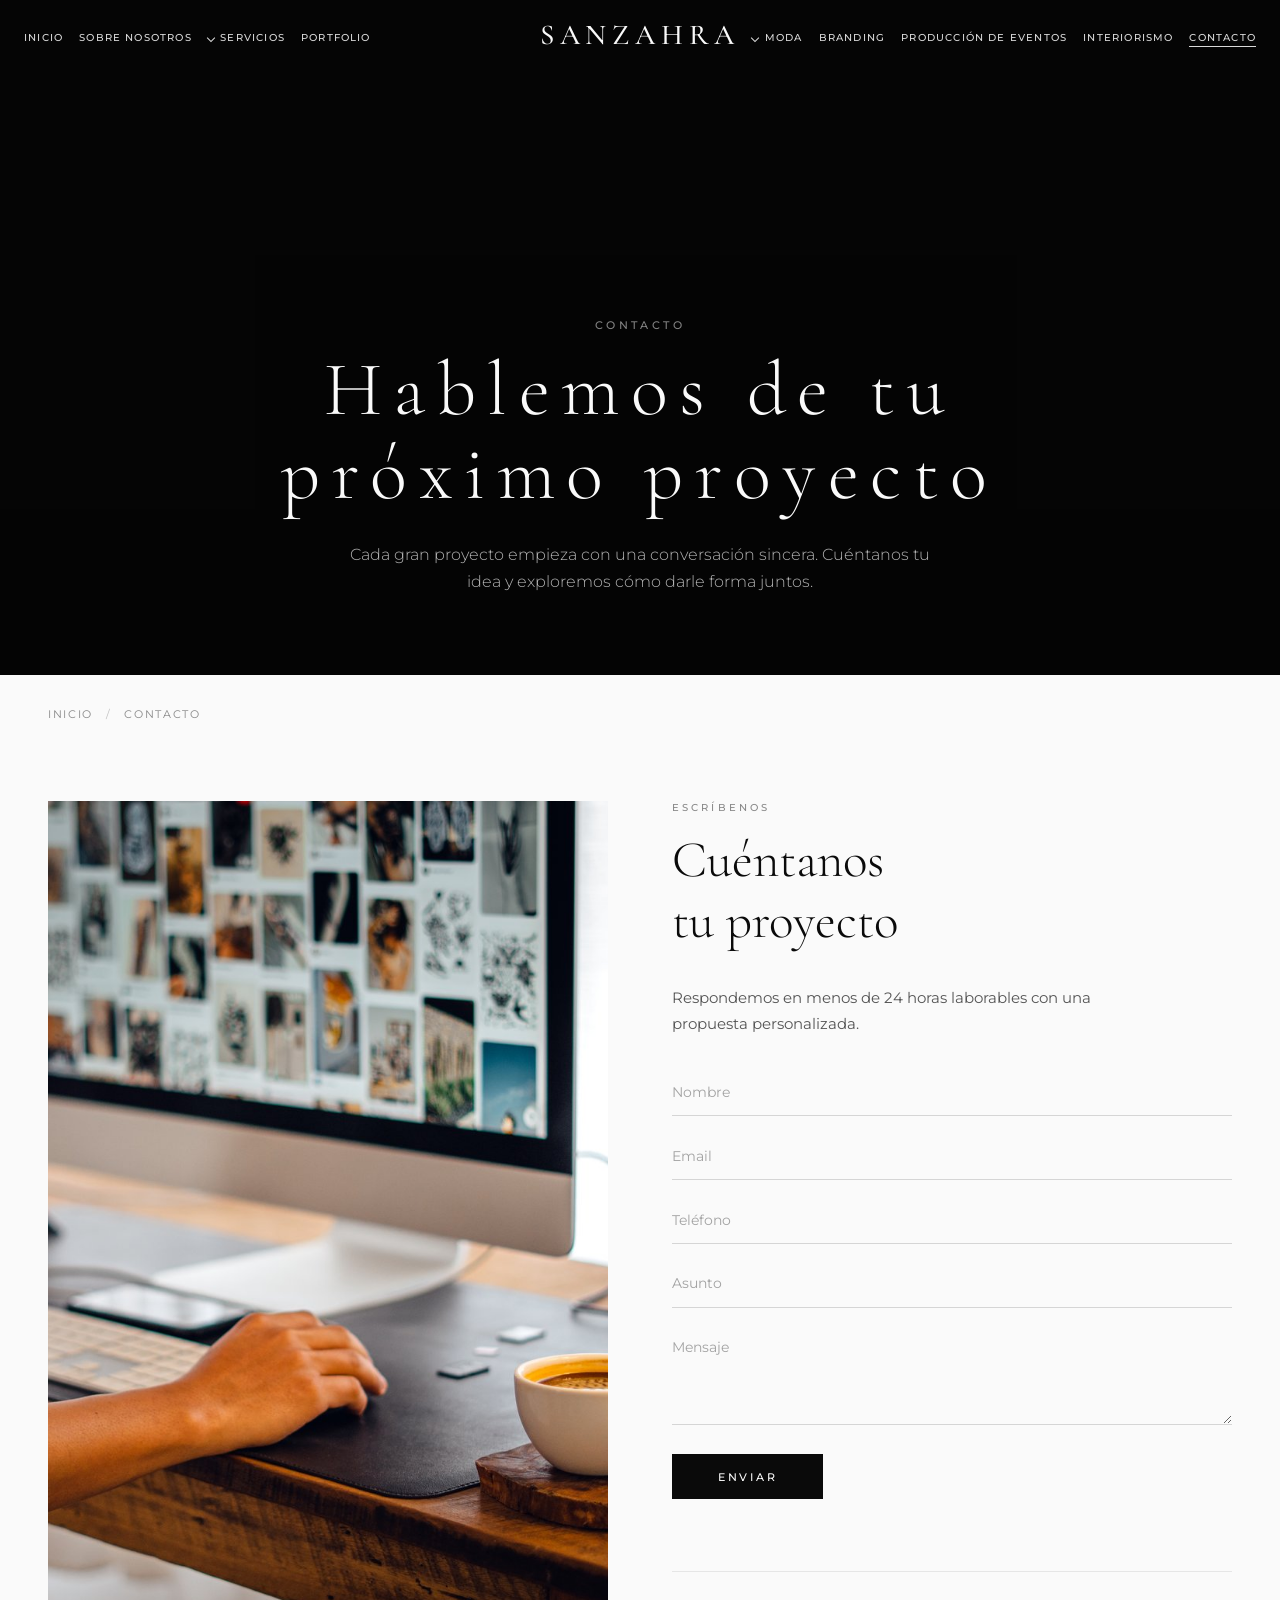
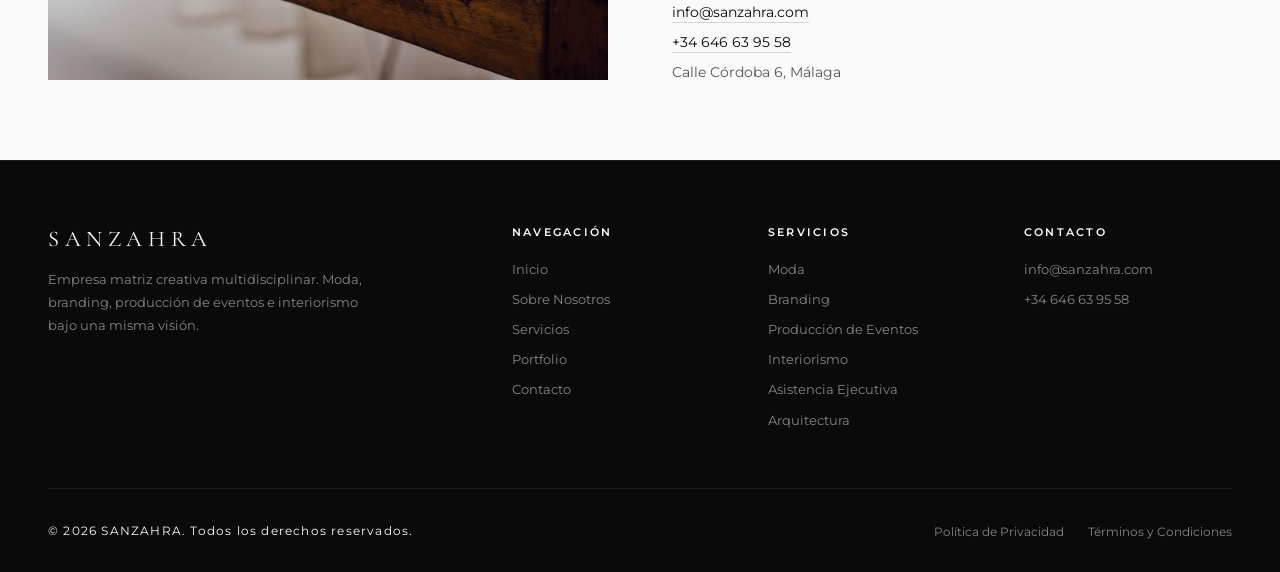
<file: contacto.html>
<!DOCTYPE html>
<html lang="es">
<head>
  <meta charset="UTF-8" />
  <meta name="viewport" content="width=device-width, initial-scale=1.0" />
  <meta name="description" content="Contacto SANZAHRA — Solicita informaci&oacute;n, presupuesto o consulta inicial gratuita. M&aacute;laga." />
  <title>Contacto — SANZAHRA</title>
  <link rel="icon" type="image/svg+xml" href="assets/favicon.svg" />
  <link rel="preconnect" href="https://fonts.googleapis.com" />
  <link rel="preconnect" href="https://fonts.gstatic.com" crossorigin />
  <link href="https://fonts.googleapis.com/css2?family=Cormorant+Garamond:ital,wght@0,300;0,400;0,500;0,600;1,300;1,400&family=Montserrat:wght@300;400;500;600&display=swap" rel="stylesheet" />
  <link rel="stylesheet" href="assets/style.css" />
</head>
<body>

  <div id="loader"><span>SANZAHRA</span></div>

            <nav id="mainNav" data-transparent="true">
    <ul class="nav-links nav-links-left">
      <li><a href="index.html">Inicio</a></li>
      <li><a href="sobre-nosotros.html">Sobre Nosotros</a></li>
      <li class="has-dropdown">
        <a href="servicios.html" class="dropdown-toggle">Servicios</a>
        <ul class="dropdown">
          <li><a href="servicios.html">Ver todos</a></li>
          <li><a href="moda.html">Moda</a></li>
          <li><a href="branding.html">Branding</a></li>
          <li><a href="event-producer.html">Producci&oacute;n de Eventos</a></li>
          <li><a href="interiorismo.html">Interiorismo</a></li>
          <li><a href="asistencia-ejecutiva.html">Asistencia Ejecutiva</a></li>
          <li><a href="arquitectura.html">Arquitectura</a></li>
        </ul>
      </li>
      <li><a href="portfolio.html">Portfolio</a></li>
    </ul>
    <a href="index.html" class="logo">SANZAHRA</a>
    <ul class="nav-links nav-links-right">
      <li class="has-dropdown">
        <a href="moda.html" class="dropdown-toggle">Moda</a>
        <ul class="dropdown">
          <li><a href="moda.html#marcas-propias">Marcas propias</a></li>
          <li><a href="moda.html#colaboraciones">Colaboraciones</a></li>
          <li><a href="moda.html#talento">Talento</a></li>
          <li><a href="moda.html#identidad">Identidad de marcas</a></li>
        </ul>
      </li>
      <li><a href="branding.html">Branding</a></li>
      <li><a href="event-producer.html">Producci&oacute;n de Eventos</a></li>
      <li><a href="interiorismo.html">Interiorismo</a></li>
      <li><a href="contacto.html">Contacto</a></li>
    </ul>
    <div class="hamburger" id="hamburger"><span></span><span></span><span></span></div>
  </nav>

        <div class="mobile-menu" id="mobileMenu">
    <a href="index.html">Inicio</a>
    <a href="sobre-nosotros.html">Sobre Nosotros</a>
    <a href="servicios.html">Servicios</a>
    <a href="portfolio.html">Portfolio</a>
    <a href="moda.html">Moda</a>
    <a href="branding.html">Branding</a>
    <a href="event-producer.html">Producci&oacute;n de Eventos</a>
    <a href="interiorismo.html">Interiorismo</a>
    <a href="asistencia-ejecutiva.html">Asistencia Ejecutiva</a>
    <a href="arquitectura.html">Arquitectura</a>
    <a href="contacto.html">Contacto</a>
  </div>

  <!-- Page Hero -->
  <section class="page-hero">
    <div class="hero-bg" style="background-image:url('https://images.unsplash.com/photo-1539037116277-4db20889f2d4?w=1920&q=80')"></div>
    <div class="page-hero-content">
      <p class="kicker">Contacto</p>
      <h1>Hablemos de tu<br>pr&oacute;ximo proyecto</h1>
      <p class="subtitle">Cada gran proyecto empieza con una conversaci&oacute;n sincera. Cu&eacute;ntanos tu idea y exploremos c&oacute;mo darle forma juntos.</p>
    </div>
  </section>

  <nav class="breadcrumb"><a href="index.html">Inicio</a> <span>/</span> Contacto</nav>

  <!-- Imagen + formulario en dos bloques -->
  <section>
    <div class="contact-duo">
      <div class="contact-duo-image reveal" style="background-image:url('assets/img/extra/extra-17-contacto.jpg')"></div>
      <div class="contact-duo-form reveal">
        <p class="section-label">Escr&iacute;benos</p>
        <h2 class="section-title">Cu&eacute;ntanos<br>tu proyecto</h2>
        <p class="contact-duo-lead">Respondemos en menos de 24 horas laborables con una propuesta personalizada.</p>
        <form class="contact-form-simple" onsubmit="event.preventDefault(); alert('Mensaje enviado. Gracias por tu inter\u00e9s.'); this.reset();">
          <input type="text" name="nombre" placeholder="Nombre" required />
          <input type="email" name="email" placeholder="Email" required />
          <input type="tel" name="telefono" placeholder="Tel&eacute;fono" />
          <input type="text" name="asunto" placeholder="Asunto" />
          <textarea name="mensaje" rows="4" placeholder="Mensaje" required></textarea>
          <button type="submit">Enviar</button>
        </form>
        <div class="contact-simple-info">
          <a href="mailto:info@sanzahra.com">info@sanzahra.com</a>
          <a href="tel:+34646639558">+34 646 63 95 58</a>
          <span>Calle C&oacute;rdoba 6, M&aacute;laga</span>
        </div>
      </div>
    </div>
  </section>

  <footer>
    <div class="footer-top">
      <div class="footer-brand">
        <span class="footer-logo">SANZAHRA</span>
        <p>Empresa matriz creativa multidisciplinar. Moda, branding, producci&oacute;n de eventos e interiorismo bajo una misma visi&oacute;n.</p>
      </div>
      <div class="footer-col"><h5>Navegaci&oacute;n</h5><ul><li><a href="index.html">Inicio</a></li><li><a href="sobre-nosotros.html">Sobre Nosotros</a></li><li><a href="servicios.html">Servicios</a></li><li><a href="portfolio.html">Portfolio</a></li><li><a href="contacto.html">Contacto</a></li></ul></div>
      <div class="footer-col"><h5>Servicios</h5><ul><li><a href="moda.html">Moda</a></li><li><a href="branding.html">Branding</a></li><li><a href="event-producer.html">Producci&oacute;n de Eventos</a></li><li><a href="interiorismo.html">Interiorismo</a></li><li><a href="asistencia-ejecutiva.html">Asistencia Ejecutiva</a></li><li><a href="arquitectura.html">Arquitectura</a></li></ul></div>
      <div class="footer-col"><h5>Contacto</h5><ul><li><a href="mailto:info@sanzahra.com">info@sanzahra.com</a></li><li><a href="tel:+34646639558">+34 646 63 95 58</a></li></ul></div>
    </div>
    <div class="footer-bottom">
      <p>&copy; 2026 SANZAHRA. Todos los derechos reservados.</p>
      <ul class="footer-links"><li><a href="politica-privacidad.html">Pol&iacute;tica de Privacidad</a></li><li><a href="terminos-condiciones.html">T&eacute;rminos y Condiciones</a></li></ul>
    </div>
  </footer>

  <div id="cookieBanner" role="dialog" aria-label="Aviso de cookies">
    <h4 class="cookie-title">Utilizamos cookies</h4>
    <p class="cookie-text">Usamos cookies para mejorar tu experiencia, analizar el tr&aacute;fico y personalizar contenido. Puedes aceptar todas o rechazarlas. M&aacute;s informaci&oacute;n en nuestra <a href="politica-privacidad.html">pol&iacute;tica de privacidad</a>.</p>
    <div class="cookie-actions">
      <button class="accept" data-cookie-action="accepted">Aceptar</button>
      <button class="reject" data-cookie-action="rejected">Rechazar</button>
    </div>
  </div>

  <script src="assets/script.js"></script>
</body>
</html>
</file>
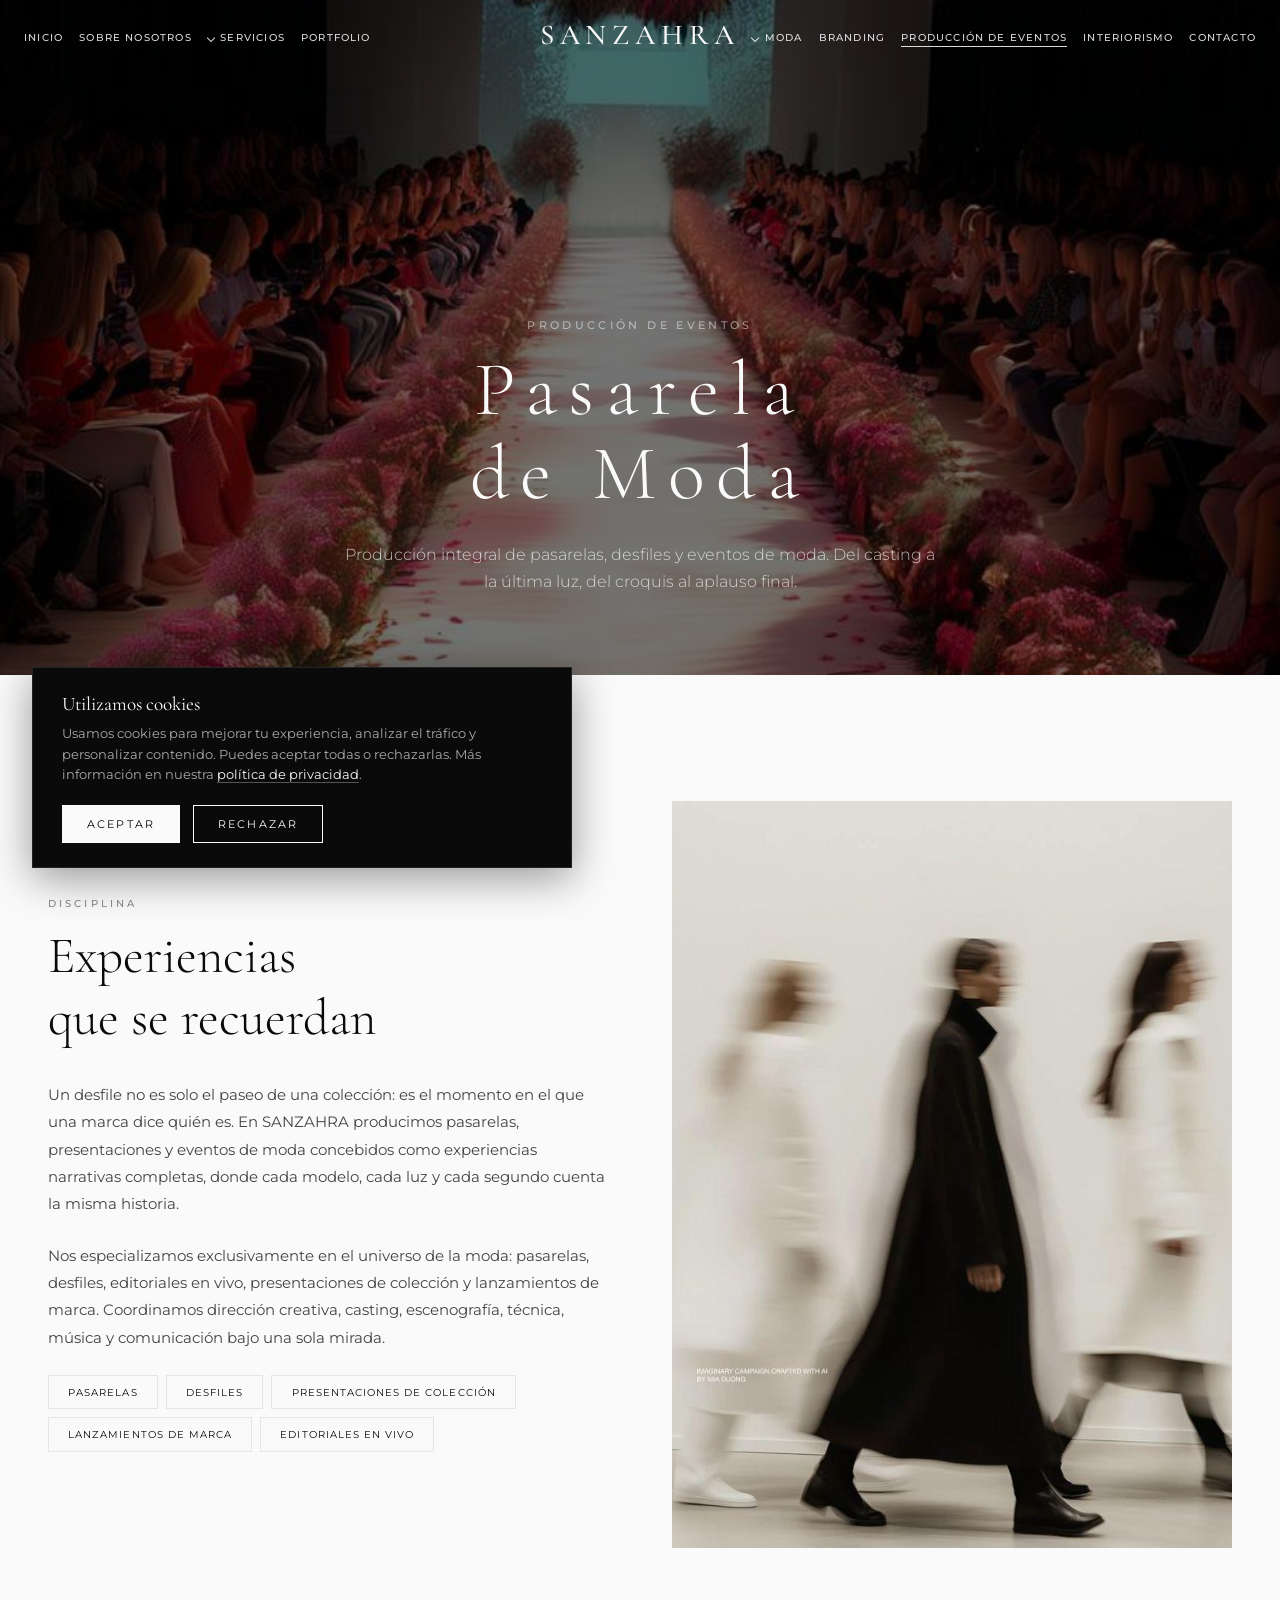
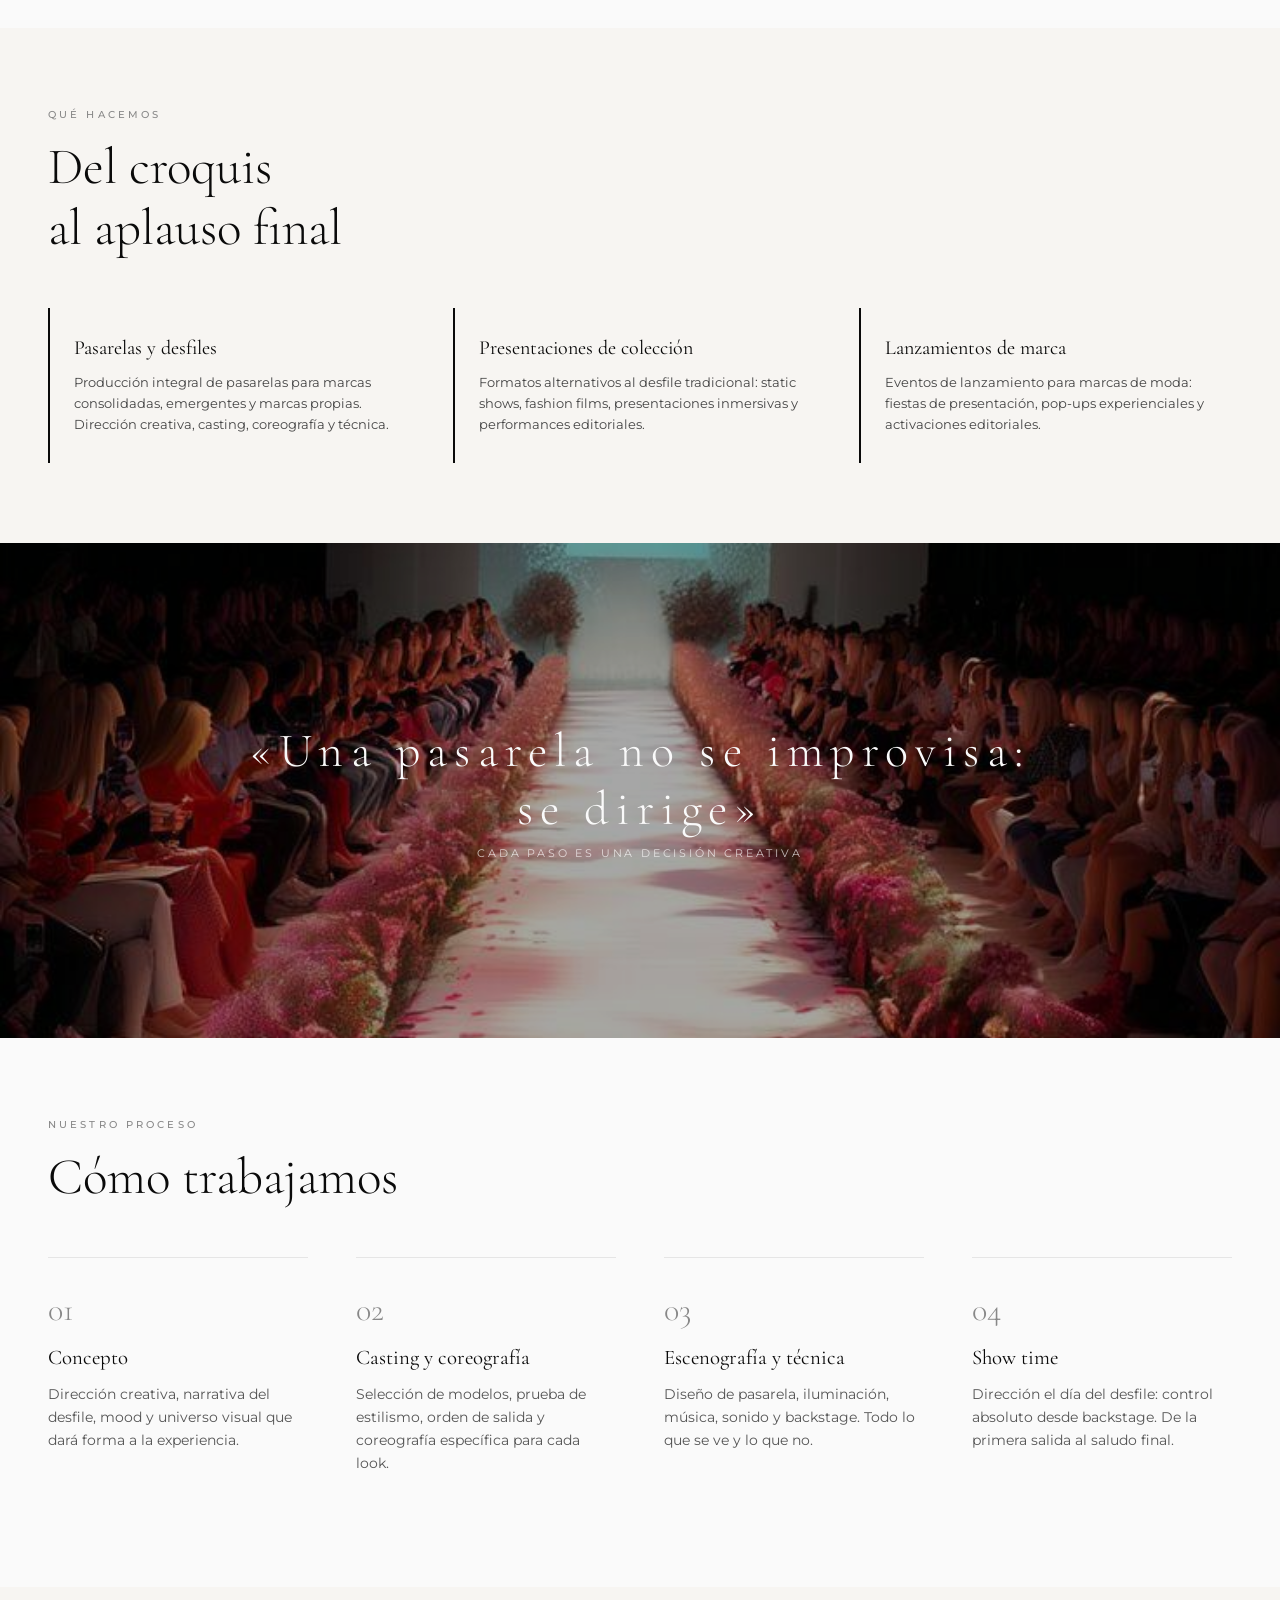
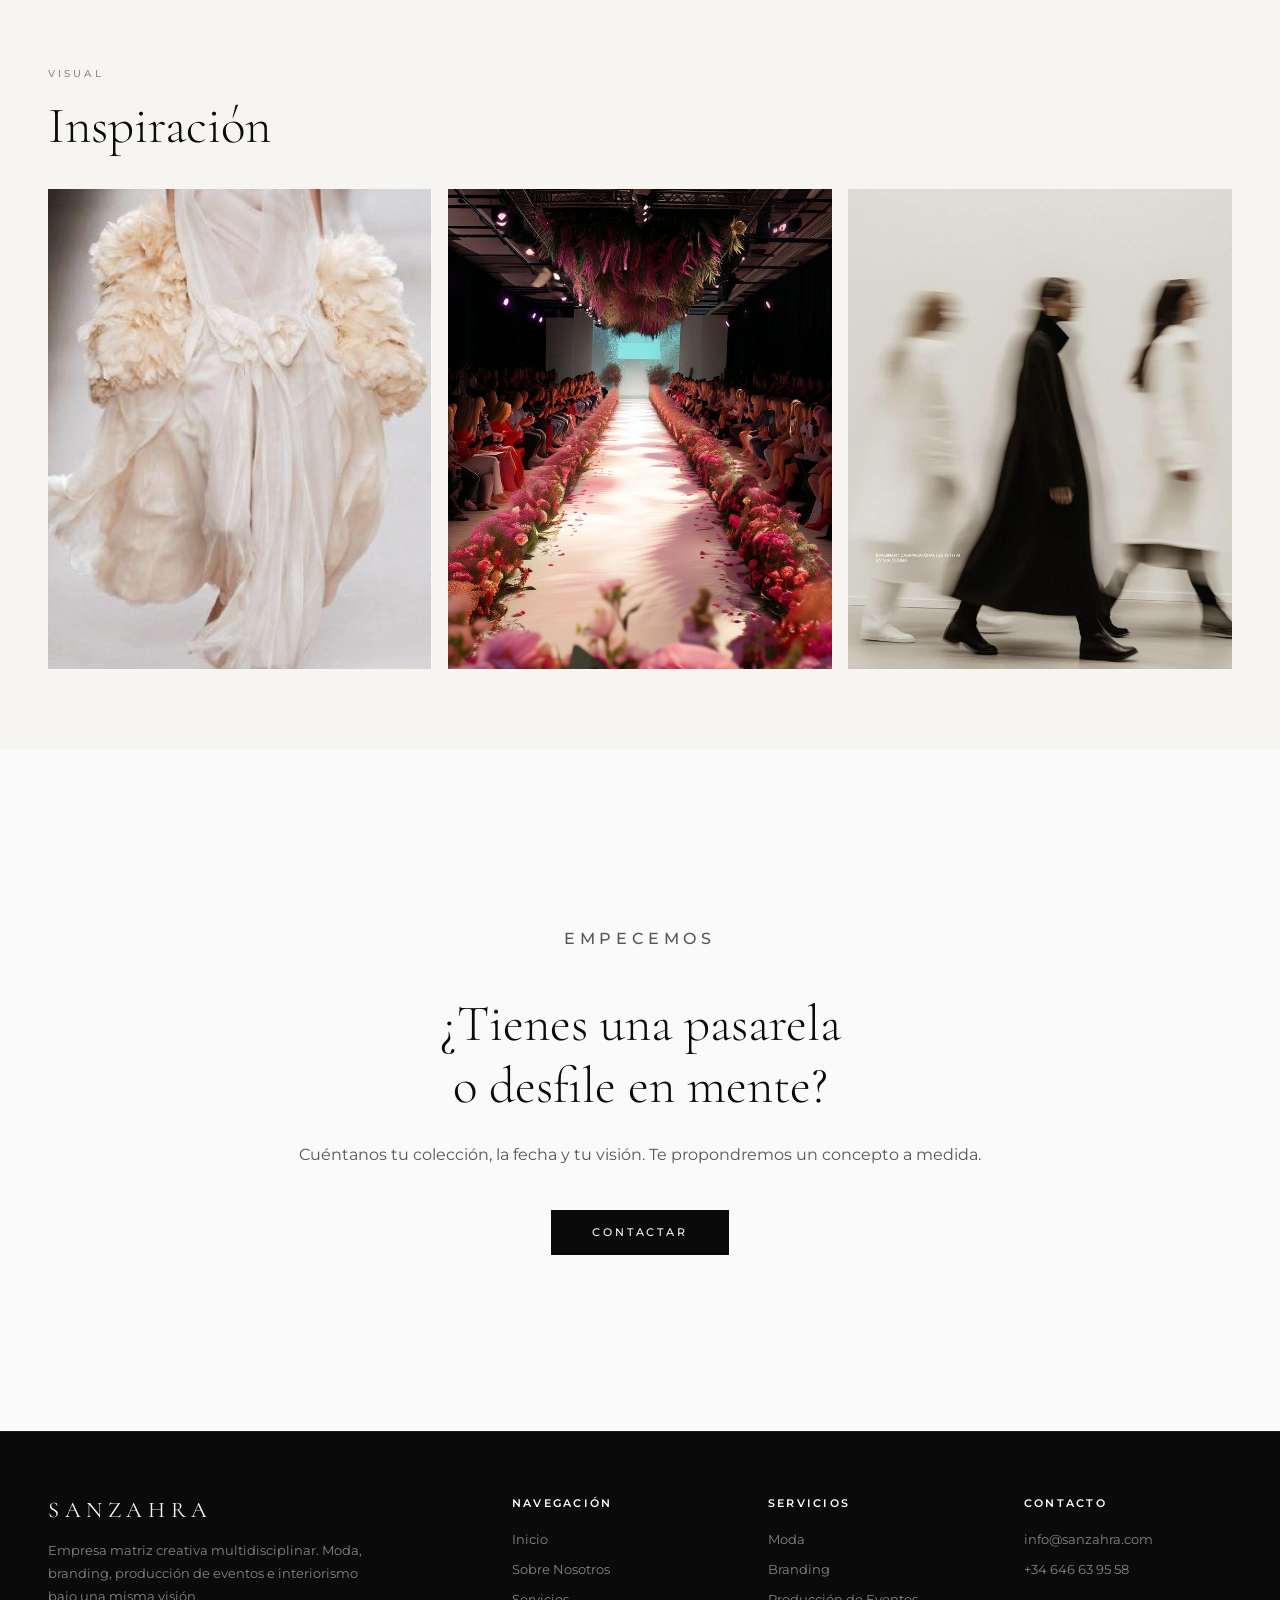
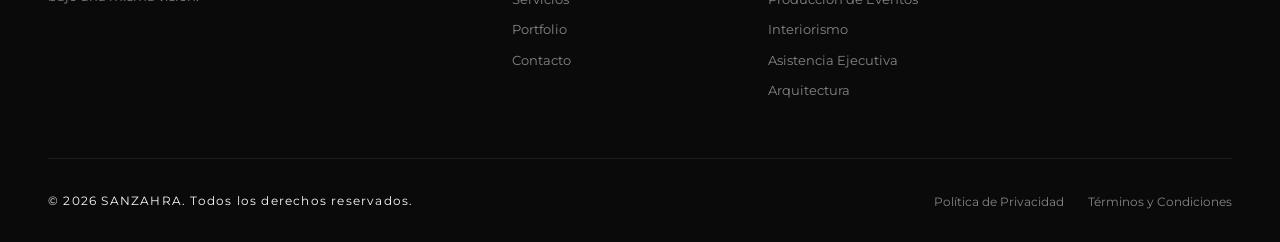
<file: event-producer.html>
<!DOCTYPE html>
<html lang="es">
<head>
  <meta charset="UTF-8" />
  <meta name="viewport" content="width=device-width, initial-scale=1.0" />
  <meta name="description" content="Event Producer SANZAHRA — Producción integral de eventos corporativos, galas, lanzamientos, stands y activaciones de marca." />
  <title>Event Producer — SANZAHRA</title>
  <link rel="icon" type="image/svg+xml" href="assets/favicon.svg" />
  <link rel="preconnect" href="https://fonts.googleapis.com" />
  <link rel="preconnect" href="https://fonts.gstatic.com" crossorigin />
  <link href="https://fonts.googleapis.com/css2?family=Cormorant+Garamond:ital,wght@0,300;0,400;0,500;0,600;1,300;1,400&family=Montserrat:wght@300;400;500;600&display=swap" rel="stylesheet" />
  <link rel="stylesheet" href="assets/style.css" />
</head>
<body>

  <div id="loader"><span>SANZAHRA</span></div>

            <nav id="mainNav" data-transparent="true">
    <ul class="nav-links nav-links-left">
      <li><a href="index.html">Inicio</a></li>
      <li><a href="sobre-nosotros.html">Sobre Nosotros</a></li>
      <li class="has-dropdown">
        <a href="servicios.html" class="dropdown-toggle">Servicios</a>
        <ul class="dropdown">
          <li><a href="servicios.html">Ver todos</a></li>
          <li><a href="moda.html">Moda</a></li>
          <li><a href="branding.html">Branding</a></li>
          <li><a href="event-producer.html">Producci&oacute;n de Eventos</a></li>
          <li><a href="interiorismo.html">Interiorismo</a></li>
          <li><a href="asistencia-ejecutiva.html">Asistencia Ejecutiva</a></li>
          <li><a href="arquitectura.html">Arquitectura</a></li>
        </ul>
      </li>
      <li><a href="portfolio.html">Portfolio</a></li>
    </ul>
    <a href="index.html" class="logo">SANZAHRA</a>
    <ul class="nav-links nav-links-right">
      <li class="has-dropdown">
        <a href="moda.html" class="dropdown-toggle">Moda</a>
        <ul class="dropdown">
          <li><a href="moda.html#marcas-propias">Marcas propias</a></li>
          <li><a href="moda.html#colaboraciones">Colaboraciones</a></li>
          <li><a href="moda.html#talento">Talento</a></li>
          <li><a href="moda.html#identidad">Identidad de marcas</a></li>
        </ul>
      </li>
      <li><a href="branding.html">Branding</a></li>
      <li><a href="event-producer.html">Producci&oacute;n de Eventos</a></li>
      <li><a href="interiorismo.html">Interiorismo</a></li>
      <li><a href="contacto.html">Contacto</a></li>
    </ul>
    <div class="hamburger" id="hamburger"><span></span><span></span><span></span></div>
  </nav>

        <div class="mobile-menu" id="mobileMenu">
    <a href="index.html">Inicio</a>
    <a href="sobre-nosotros.html">Sobre Nosotros</a>
    <a href="servicios.html">Servicios</a>
    <a href="portfolio.html">Portfolio</a>
    <a href="moda.html">Moda</a>
    <a href="branding.html">Branding</a>
    <a href="event-producer.html">Producci&oacute;n de Eventos</a>
    <a href="interiorismo.html">Interiorismo</a>
    <a href="asistencia-ejecutiva.html">Asistencia Ejecutiva</a>
    <a href="arquitectura.html">Arquitectura</a>
    <a href="contacto.html">Contacto</a>
  </div>

  <!-- Page Hero -->
  <section class="page-hero">
    <div class="hero-bg" style="background-image:url('assets/img/eventos/eventos-13-pasarela-flores.jpg')"></div>
    <div class="page-hero-content">
      <p class="kicker">Producci&oacute;n de Eventos</p>
      <h1>Pasarela<br>de Moda</h1>
      <p class="subtitle">Producci&oacute;n integral de pasarelas, desfiles y eventos de moda. Del casting a la &uacute;ltima luz, del croquis al aplauso final.</p>
    </div>
  </section>

  <nav class="breadcrumb"><a href="index.html">Inicio</a> <span>/</span> <a href="servicios.html">Servicios</a> <span>/</span> Producci&oacute;n de Eventos</nav>

  <section>
    <div class="two-col">
      <div>
        <p class="section-label reveal">Disciplina</p>
        <h2 class="section-title reveal">Experiencias<br>que se recuerdan</h2>
        <p class="section-text reveal">Un desfile no es solo el paseo de una colecci&oacute;n: es el momento en el que una marca dice qui&eacute;n es. En SANZAHRA producimos pasarelas, presentaciones y eventos de moda concebidos como experiencias narrativas completas, donde cada modelo, cada luz y cada segundo cuenta la misma historia.</p>
        <p class="section-text reveal">Nos especializamos exclusivamente en el universo de la moda: pasarelas, desfiles, editoriales en vivo, presentaciones de colecci&oacute;n y lanzamientos de marca. Coordinamos direcci&oacute;n creativa, casting, escenograf&iacute;a, t&eacute;cnica, m&uacute;sica y comunicaci&oacute;n bajo una sola mirada.</p>
        <div class="tag-list reveal">
          <span class="tag">Pasarelas</span>
          <span class="tag">Desfiles</span>
          <span class="tag">Presentaciones de colecci&oacute;n</span>
          <span class="tag">Lanzamientos de marca</span>
          <span class="tag">Editoriales en vivo</span>
        </div>
      </div>
      <div class="two-col-image reveal" style="background-image:url('assets/img/moda/moda-24-editorial-bw.jpg')"></div>
    </div>
  </section>

  <section class="bg-light">
    <div class="container">
      <p class="section-label reveal">Qu&eacute; hacemos</p>
      <h2 class="section-title reveal">Del croquis<br>al aplauso final</h2>
    </div>
    <div class="features reveal">
      <div class="feature">
        <h4>Pasarelas y desfiles</h4>
        <p>Producci&oacute;n integral de pasarelas para marcas consolidadas, emergentes y marcas propias. Direcci&oacute;n creativa, casting, coreograf&iacute;a y t&eacute;cnica.</p>
      </div>
      <div class="feature">
        <h4>Presentaciones de colecci&oacute;n</h4>
        <p>Formatos alternativos al desfile tradicional: static shows, fashion films, presentaciones inmersivas y performances editoriales.</p>
      </div>
      <div class="feature">
        <h4>Lanzamientos de marca</h4>
        <p>Eventos de lanzamiento para marcas de moda: fiestas de presentaci&oacute;n, pop-ups experienciales y activaciones editoriales.</p>
      </div>
    </div>
  </section>

  <div class="image-break" style="background-image:url('assets/img/eventos/eventos-14-pasarela-flores.jpg')">
    <div class="image-break-text">
      <h3>&laquo;Una pasarela no se improvisa:<br>se dirige&raquo;</h3>
      <p>Cada paso es una decisi&oacute;n creativa</p>
    </div>
  </div>

  <section>
    <div class="container">
      <p class="section-label reveal">Nuestro proceso</p>
      <h2 class="section-title reveal">C&oacute;mo trabajamos</h2>
    </div>
    <div class="process-grid reveal">
      <div class="process-step">
        <div class="step-num">01</div>
        <h4>Concepto</h4>
        <p>Direcci&oacute;n creativa, narrativa del desfile, mood y universo visual que dar&aacute; forma a la experiencia.</p>
      </div>
      <div class="process-step">
        <div class="step-num">02</div>
        <h4>Casting y coreograf&iacute;a</h4>
        <p>Selecci&oacute;n de modelos, prueba de estilismo, orden de salida y coreograf&iacute;a espec&iacute;fica para cada look.</p>
      </div>
      <div class="process-step">
        <div class="step-num">03</div>
        <h4>Escenograf&iacute;a y t&eacute;cnica</h4>
        <p>Dise&ntilde;o de pasarela, iluminaci&oacute;n, m&uacute;sica, sonido y backstage. Todo lo que se ve y lo que no.</p>
      </div>
      <div class="process-step">
        <div class="step-num">04</div>
        <h4>Show time</h4>
        <p>Direcci&oacute;n el d&iacute;a del desfile: control absoluto desde backstage. De la primera salida al saludo final.</p>
      </div>
    </div>
  </section>

  <section class="bg-light">
    <div class="container">
      <p class="section-label reveal">Visual</p>
      <h2 class="section-title reveal">Inspiraci&oacute;n</h2>
    </div>
    <div class="gallery reveal">
      <div class="gallery-item" style="background-image:url('assets/img/eventos/eventos-16-vestido-blanco-pasarela.jpg')"></div>
      <div class="gallery-item" style="background-image:url('assets/img/eventos/eventos-15-pasarela-flores2.jpg')"></div>
      <div class="gallery-item" style="background-image:url('assets/img/moda/moda-29-editorial-blur.jpg')"></div>
    </div>
  </section>

  <section>
    <div class="cta-block">
      <p class="section-label">Empecemos</p>
      <h2 class="section-title">&iquest;Tienes una pasarela<br>o desfile en mente?</h2>
      <p>Cu&eacute;ntanos tu colecci&oacute;n, la fecha y tu visi&oacute;n. Te propondremos un concepto a medida.</p>
      <a href="contacto.html" class="btn btn-dark">Contactar</a>
    </div>
  </section>

  <footer>
    <div class="footer-top">
      <div class="footer-brand">
        <span class="footer-logo">SANZAHRA</span>
        <p>Empresa matriz creativa multidisciplinar. Moda, branding, producci&oacute;n de eventos e interiorismo bajo una misma visi&oacute;n.</p>
      </div>
      <div class="footer-col"><h5>Navegaci&oacute;n</h5><ul><li><a href="index.html">Inicio</a></li><li><a href="sobre-nosotros.html">Sobre Nosotros</a></li><li><a href="servicios.html">Servicios</a></li><li><a href="portfolio.html">Portfolio</a></li><li><a href="contacto.html">Contacto</a></li></ul></div>
      <div class="footer-col"><h5>Servicios</h5><ul><li><a href="moda.html">Moda</a></li><li><a href="branding.html">Branding</a></li><li><a href="event-producer.html">Producci&oacute;n de Eventos</a></li><li><a href="interiorismo.html">Interiorismo</a></li><li><a href="asistencia-ejecutiva.html">Asistencia Ejecutiva</a></li><li><a href="arquitectura.html">Arquitectura</a></li></ul></div>
      <div class="footer-col"><h5>Contacto</h5><ul><li><a href="mailto:info@sanzahra.com">info@sanzahra.com</a></li><li><a href="tel:+34646639558">+34 646 63 95 58</a></li></ul></div>
    </div>
    <div class="footer-bottom">
      <p>&copy; 2026 SANZAHRA. Todos los derechos reservados.</p>
      <ul class="footer-links"><li><a href="politica-privacidad.html">Pol&iacute;tica de Privacidad</a></li><li><a href="terminos-condiciones.html">T&eacute;rminos y Condiciones</a></li></ul>
    </div>
  </footer>

  <div id="cookieBanner" role="dialog" aria-label="Aviso de cookies">
    <h4 class="cookie-title">Utilizamos cookies</h4>
    <p class="cookie-text">Usamos cookies para mejorar tu experiencia, analizar el tr&aacute;fico y personalizar contenido. Puedes aceptar todas o rechazarlas. M&aacute;s informaci&oacute;n en nuestra <a href="politica-privacidad.html">pol&iacute;tica de privacidad</a>.</p>
    <div class="cookie-actions">
      <button class="accept" data-cookie-action="accepted">Aceptar</button>
      <button class="reject" data-cookie-action="rejected">Rechazar</button>
    </div>
  </div>

  <script src="assets/script.js"></script>
</body>
</html>
</file>
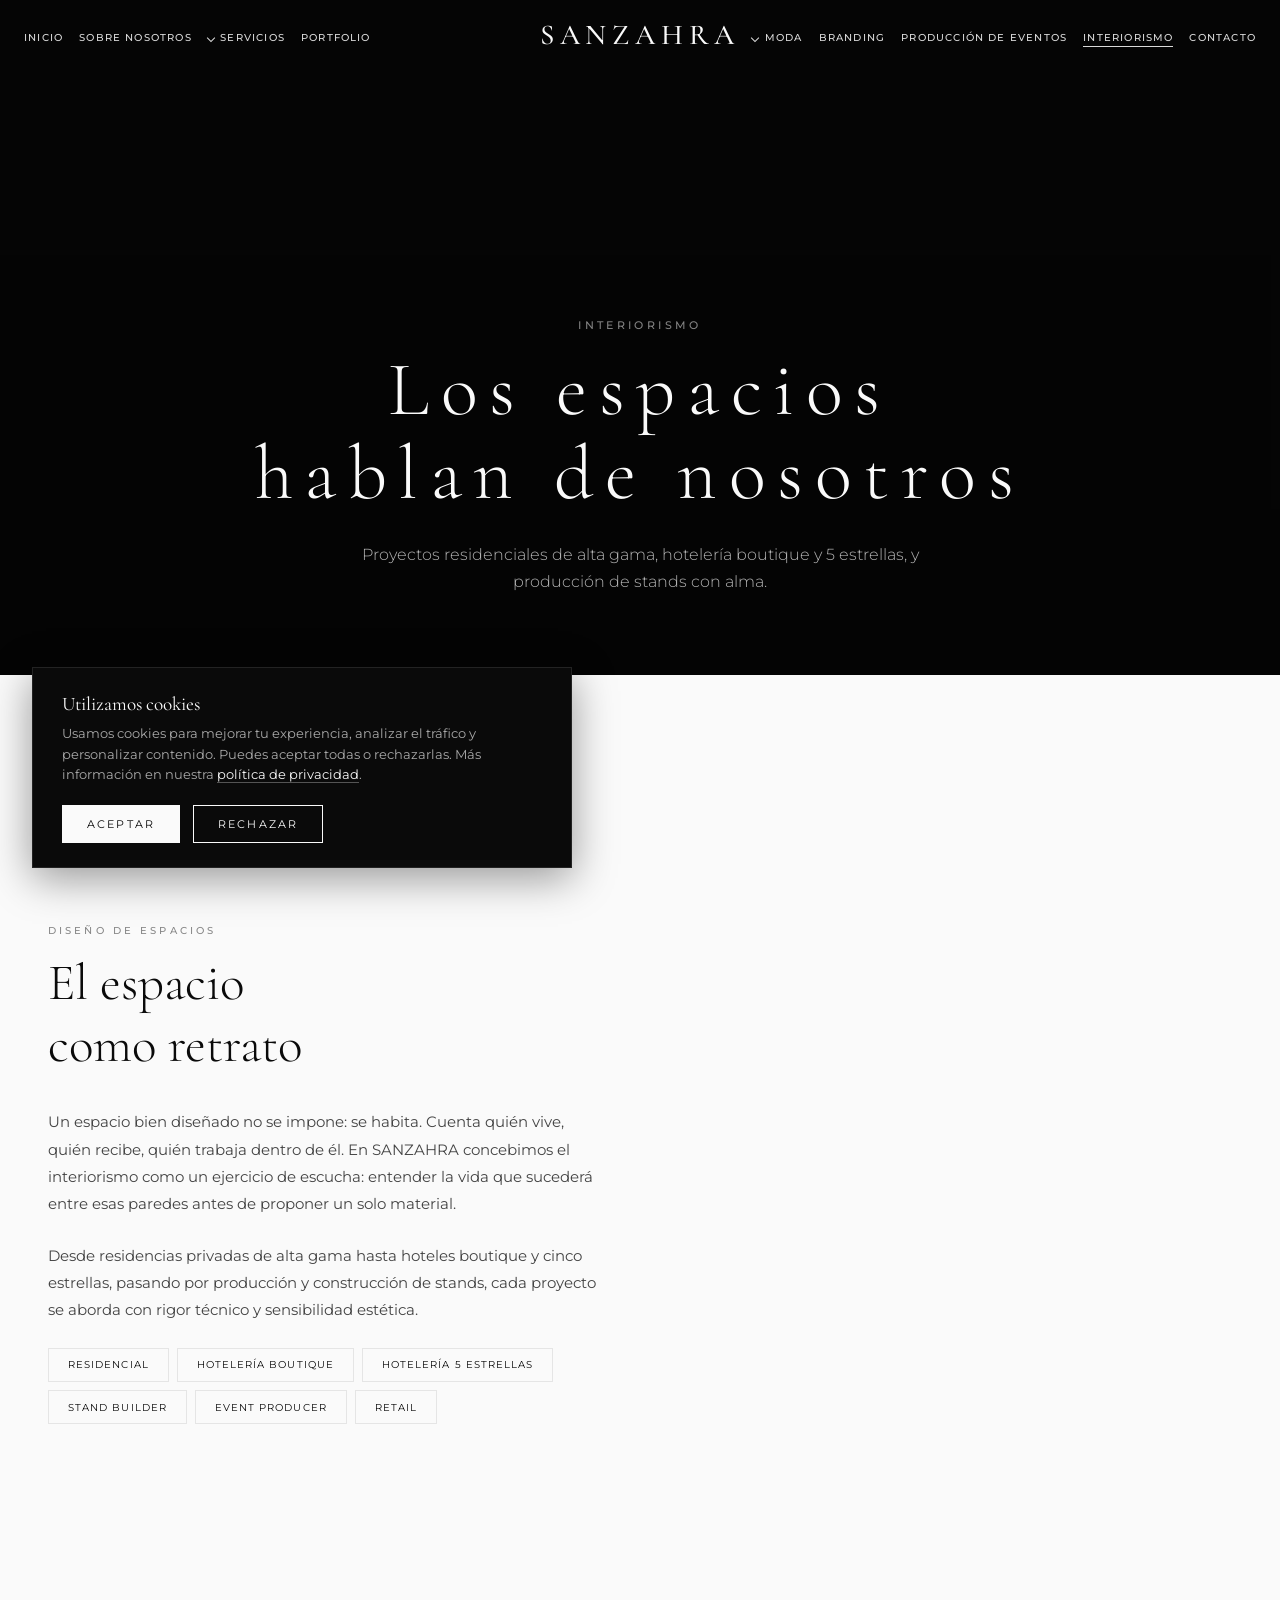
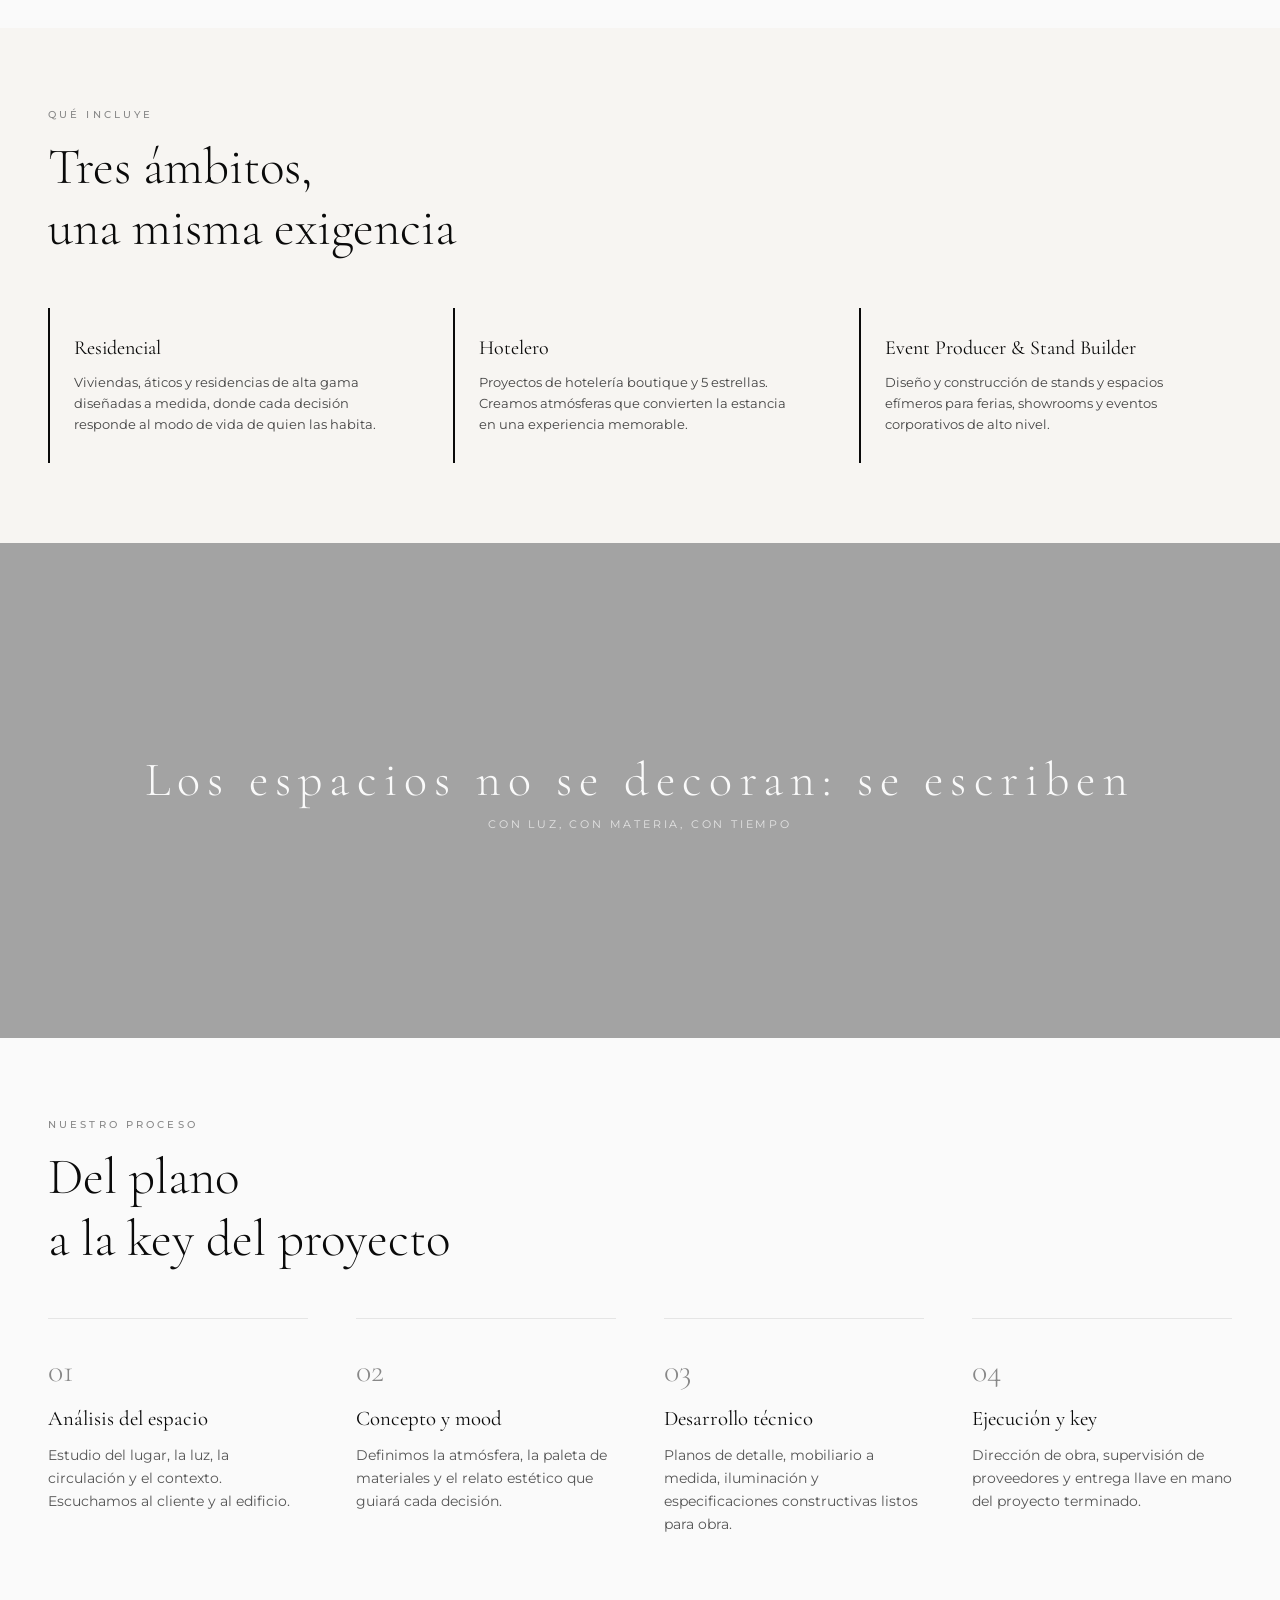
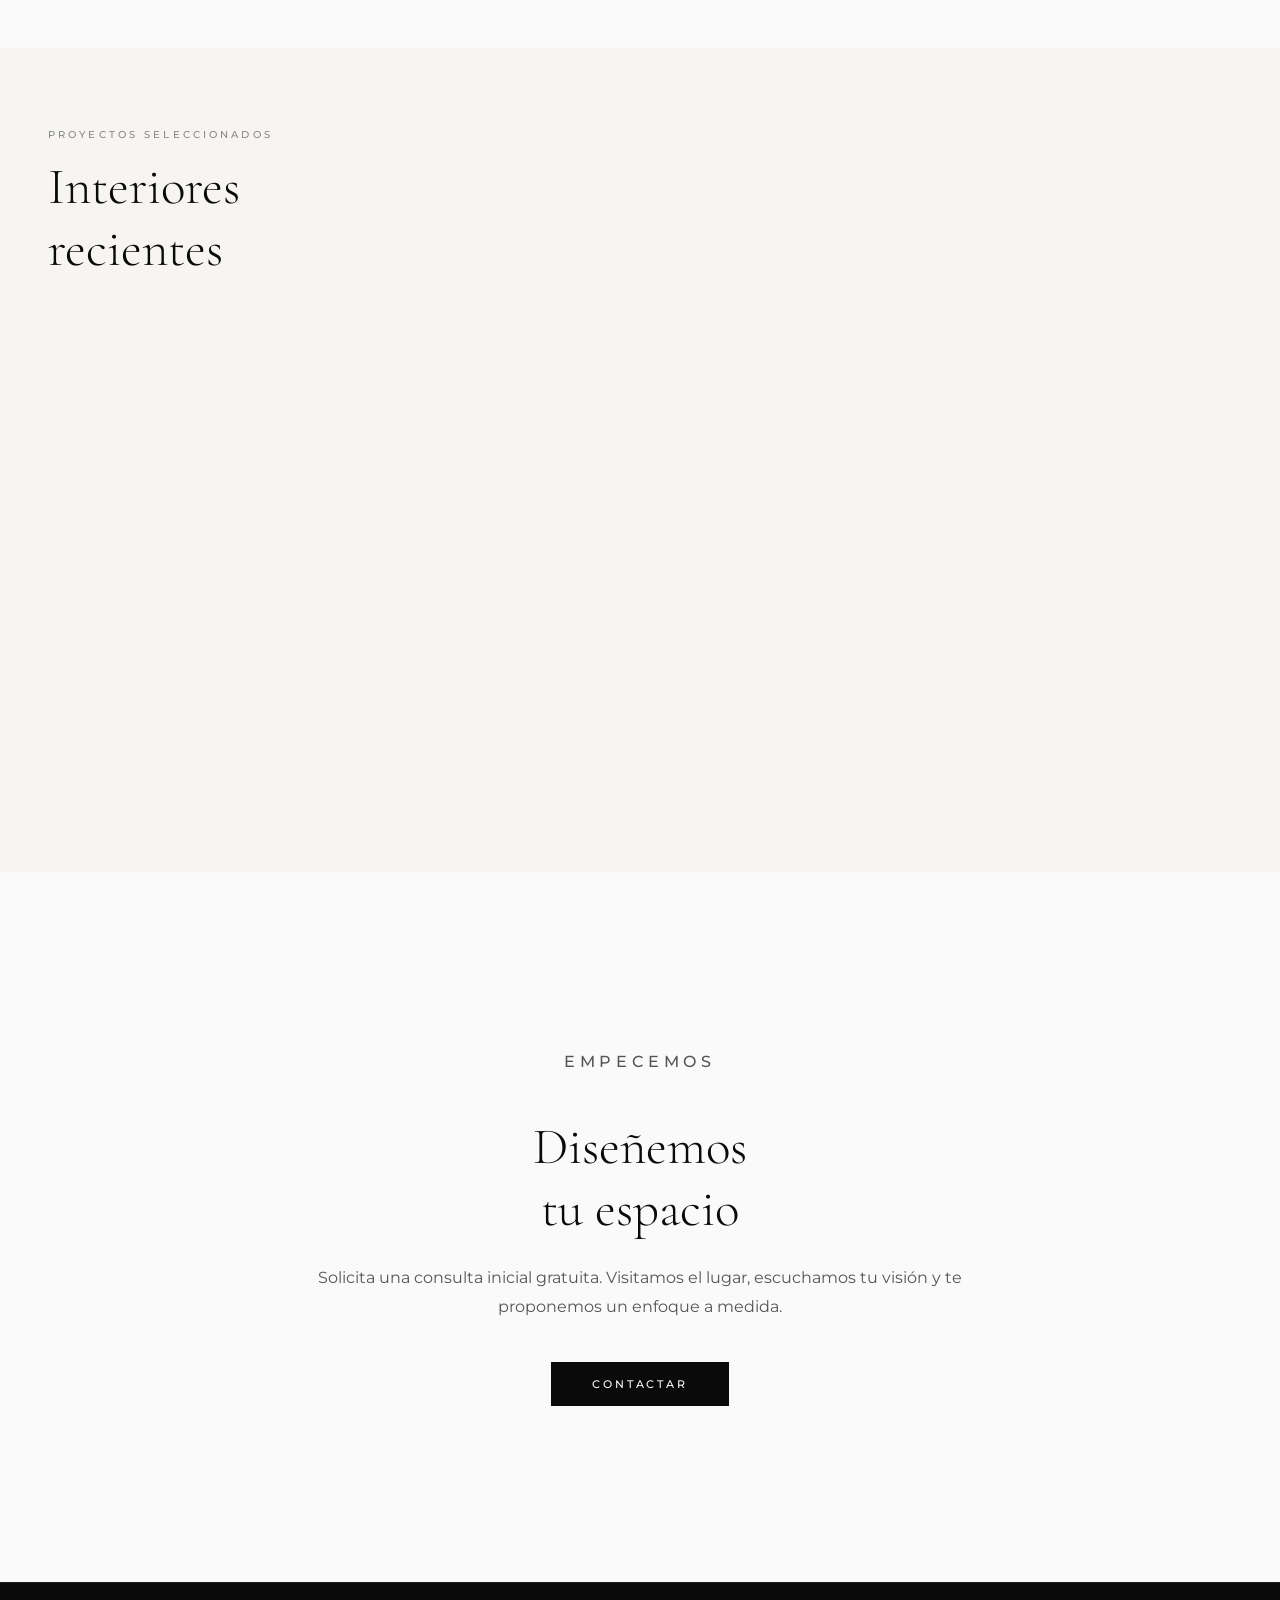
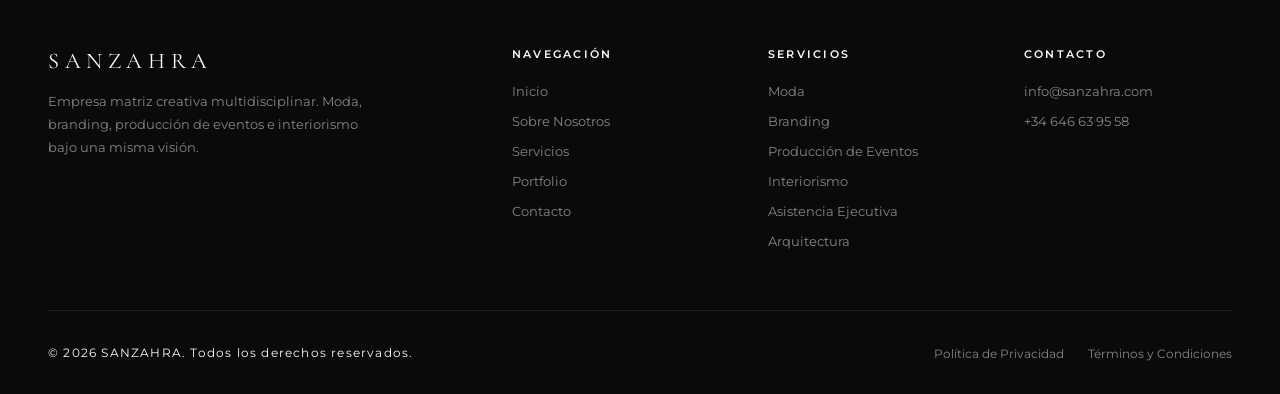
<file: interiorismo.html>
<!DOCTYPE html>
<html lang="es">
<head>
  <meta charset="UTF-8" />
  <meta name="viewport" content="width=device-width, initial-scale=1.0" />
  <meta name="description" content="Interiorismo SANZAHRA — Proyectos residenciales de alta gama, hoteler&iacute;a boutique y 5 estrellas, y producci&oacute;n de stands." />
  <title>Interiorismo — SANZAHRA</title>
  <link rel="icon" type="image/svg+xml" href="assets/favicon.svg" />
  <link rel="preconnect" href="https://fonts.googleapis.com" />
  <link rel="preconnect" href="https://fonts.gstatic.com" crossorigin />
  <link href="https://fonts.googleapis.com/css2?family=Cormorant+Garamond:ital,wght@0,300;0,400;0,500;0,600;1,300;1,400&family=Montserrat:wght@300;400;500;600&display=swap" rel="stylesheet" />
  <link rel="stylesheet" href="assets/style.css" />
</head>
<body>

  <div id="loader"><span>SANZAHRA</span></div>

            <nav id="mainNav" data-transparent="true">
    <ul class="nav-links nav-links-left">
      <li><a href="index.html">Inicio</a></li>
      <li><a href="sobre-nosotros.html">Sobre Nosotros</a></li>
      <li class="has-dropdown">
        <a href="servicios.html" class="dropdown-toggle">Servicios</a>
        <ul class="dropdown">
          <li><a href="servicios.html">Ver todos</a></li>
          <li><a href="moda.html">Moda</a></li>
          <li><a href="branding.html">Branding</a></li>
          <li><a href="event-producer.html">Producci&oacute;n de Eventos</a></li>
          <li><a href="interiorismo.html">Interiorismo</a></li>
          <li><a href="asistencia-ejecutiva.html">Asistencia Ejecutiva</a></li>
          <li><a href="arquitectura.html">Arquitectura</a></li>
        </ul>
      </li>
      <li><a href="portfolio.html">Portfolio</a></li>
    </ul>
    <a href="index.html" class="logo">SANZAHRA</a>
    <ul class="nav-links nav-links-right">
      <li class="has-dropdown">
        <a href="moda.html" class="dropdown-toggle">Moda</a>
        <ul class="dropdown">
          <li><a href="moda.html#marcas-propias">Marcas propias</a></li>
          <li><a href="moda.html#colaboraciones">Colaboraciones</a></li>
          <li><a href="moda.html#talento">Talento</a></li>
          <li><a href="moda.html#identidad">Identidad de marcas</a></li>
        </ul>
      </li>
      <li><a href="branding.html">Branding</a></li>
      <li><a href="event-producer.html">Producci&oacute;n de Eventos</a></li>
      <li><a href="interiorismo.html">Interiorismo</a></li>
      <li><a href="contacto.html">Contacto</a></li>
    </ul>
    <div class="hamburger" id="hamburger"><span></span><span></span><span></span></div>
  </nav>

        <div class="mobile-menu" id="mobileMenu">
    <a href="index.html">Inicio</a>
    <a href="sobre-nosotros.html">Sobre Nosotros</a>
    <a href="servicios.html">Servicios</a>
    <a href="portfolio.html">Portfolio</a>
    <a href="moda.html">Moda</a>
    <a href="branding.html">Branding</a>
    <a href="event-producer.html">Producci&oacute;n de Eventos</a>
    <a href="interiorismo.html">Interiorismo</a>
    <a href="asistencia-ejecutiva.html">Asistencia Ejecutiva</a>
    <a href="arquitectura.html">Arquitectura</a>
    <a href="contacto.html">Contacto</a>
  </div>

  <section class="page-hero">
    <div class="hero-bg" style="background-image:url('https://images.unsplash.com/photo-1631679706909-1844bbd07221?w=1920&q=80')"></div>
    <div class="page-hero-content">
      <p class="kicker">Interiorismo</p>
      <h1>Los espacios<br>hablan de nosotros</h1>
      <p class="subtitle">Proyectos residenciales de alta gama, hoteler&iacute;a boutique y 5 estrellas, y producci&oacute;n de stands con alma.</p>
    </div>
  </section>

  <nav class="breadcrumb"><a href="index.html">Inicio</a> <span>/</span> <a href="servicios.html">Servicios</a> <span>/</span> Interiorismo</nav>

  <section>
    <div class="container">
      <div class="two-col">
        <div>
          <p class="section-label reveal">Dise&ntilde;o de espacios</p>
          <h2 class="section-title reveal">El espacio<br>como retrato</h2>
          <p class="section-text reveal">Un espacio bien dise&ntilde;ado no se impone: se habita. Cuenta qui&eacute;n vive, qui&eacute;n recibe, qui&eacute;n trabaja dentro de &eacute;l. En SANZAHRA concebimos el interiorismo como un ejercicio de escucha: entender la vida que suceder&aacute; entre esas paredes antes de proponer un solo material.</p>
          <p class="section-text reveal">Desde residencias privadas de alta gama hasta hoteles boutique y cinco estrellas, pasando por producci&oacute;n y construcci&oacute;n de stands, cada proyecto se aborda con rigor t&eacute;cnico y sensibilidad est&eacute;tica.</p>
          <div class="tag-list reveal">
            <span class="tag">Residencial</span>
            <span class="tag">Hoteler&iacute;a boutique</span>
            <span class="tag">Hoteler&iacute;a 5 estrellas</span>
            <span class="tag">Stand Builder</span>
            <span class="tag">Event Producer</span>
            <span class="tag">Retail</span>
          </div>
        </div>
        <div class="two-col-image reveal" style="background-image:url('https://images.unsplash.com/photo-1600585154526-990dced4db0d?w=800&q=80')"></div>
      </div>
    </div>
  </section>

  <section class="bg-light">
    <div class="container">
      <p class="section-label reveal">Qu&eacute; incluye</p>
      <h2 class="section-title reveal">Tres &aacute;mbitos,<br>una misma exigencia</h2>
    </div>
    <div class="features reveal">
      <div class="feature">
        <h4>Residencial</h4>
        <p>Viviendas, &aacute;ticos y residencias de alta gama dise&ntilde;adas a medida, donde cada decisi&oacute;n responde al modo de vida de quien las habita.</p>
      </div>
      <div class="feature">
        <h4>Hotelero</h4>
        <p>Proyectos de hoteler&iacute;a boutique y 5 estrellas. Creamos atm&oacute;sferas que convierten la estancia en una experiencia memorable.</p>
      </div>
      <div class="feature">
        <h4>Event Producer &amp; Stand Builder</h4>
        <p>Dise&ntilde;o y construcci&oacute;n de stands y espacios ef&iacute;meros para ferias, showrooms y eventos corporativos de alto nivel.</p>
      </div>
    </div>
  </section>

  <div class="image-break" style="background-image:url('https://images.unsplash.com/photo-1600607687939-ce8a6c25118c?w=1920&q=80')">
    <div class="image-break-text">
      <h3>Los espacios no se decoran: se escriben</h3>
      <p>Con luz, con materia, con tiempo</p>
    </div>
  </div>

  <section>
    <div class="container">
      <p class="section-label reveal">Nuestro proceso</p>
      <h2 class="section-title reveal">Del plano<br>a la key del proyecto</h2>
    </div>
    <div class="process-grid reveal">
      <div class="process-step">
        <div class="step-num">01</div>
        <h4>An&aacute;lisis del espacio</h4>
        <p>Estudio del lugar, la luz, la circulaci&oacute;n y el contexto. Escuchamos al cliente y al edificio.</p>
      </div>
      <div class="process-step">
        <div class="step-num">02</div>
        <h4>Concepto y mood</h4>
        <p>Definimos la atm&oacute;sfera, la paleta de materiales y el relato est&eacute;tico que guiar&aacute; cada decisi&oacute;n.</p>
      </div>
      <div class="process-step">
        <div class="step-num">03</div>
        <h4>Desarrollo t&eacute;cnico</h4>
        <p>Planos de detalle, mobiliario a medida, iluminaci&oacute;n y especificaciones constructivas listos para obra.</p>
      </div>
      <div class="process-step">
        <div class="step-num">04</div>
        <h4>Ejecuci&oacute;n y key</h4>
        <p>Direcci&oacute;n de obra, supervisi&oacute;n de proveedores y entrega llave en mano del proyecto terminado.</p>
      </div>
    </div>
  </section>

  <section class="bg-light">
    <div class="container">
      <p class="section-label reveal">Proyectos seleccionados</p>
      <h2 class="section-title reveal">Interiores<br>recientes</h2>
    </div>
    <div class="gallery reveal">
      <div class="gallery-item" style="background-image:url('https://images.unsplash.com/photo-1600210492493-0946911123ea?w=600&q=80')"></div>
      <div class="gallery-item" style="background-image:url('https://images.unsplash.com/photo-1615873968403-89e068629265?w=600&q=80')"></div>
      <div class="gallery-item" style="background-image:url('https://images.unsplash.com/photo-1616486338812-3dadae4b4ace?w=600&q=80')"></div>
    </div>
  </section>

  <section>
    <div class="cta-block">
      <p class="section-label">Empecemos</p>
      <h2 class="section-title">Dise&ntilde;emos<br>tu espacio</h2>
      <p>Solicita una consulta inicial gratuita. Visitamos el lugar, escuchamos tu visi&oacute;n y te proponemos un enfoque a medida.</p>
      <a href="contacto.html" class="btn btn-dark">Contactar</a>
    </div>
  </section>

  <footer>
    <div class="footer-top">
      <div class="footer-brand">
        <span class="footer-logo">SANZAHRA</span>
        <p>Empresa matriz creativa multidisciplinar. Moda, branding, producci&oacute;n de eventos e interiorismo bajo una misma visi&oacute;n.</p>
      </div>
      <div class="footer-col"><h5>Navegaci&oacute;n</h5><ul><li><a href="index.html">Inicio</a></li><li><a href="sobre-nosotros.html">Sobre Nosotros</a></li><li><a href="servicios.html">Servicios</a></li><li><a href="portfolio.html">Portfolio</a></li><li><a href="contacto.html">Contacto</a></li></ul></div>
      <div class="footer-col"><h5>Servicios</h5><ul><li><a href="moda.html">Moda</a></li><li><a href="branding.html">Branding</a></li><li><a href="event-producer.html">Producci&oacute;n de Eventos</a></li><li><a href="interiorismo.html">Interiorismo</a></li><li><a href="asistencia-ejecutiva.html">Asistencia Ejecutiva</a></li><li><a href="arquitectura.html">Arquitectura</a></li></ul></div>
      <div class="footer-col"><h5>Contacto</h5><ul><li><a href="mailto:info@sanzahra.com">info@sanzahra.com</a></li><li><a href="tel:+34646639558">+34 646 63 95 58</a></li></ul></div>
    </div>
    <div class="footer-bottom">
      <p>&copy; 2026 SANZAHRA. Todos los derechos reservados.</p>
      <ul class="footer-links"><li><a href="politica-privacidad.html">Pol&iacute;tica de Privacidad</a></li><li><a href="terminos-condiciones.html">T&eacute;rminos y Condiciones</a></li></ul>
    </div>
  </footer>

  <div id="cookieBanner" role="dialog" aria-label="Aviso de cookies">
    <h4 class="cookie-title">Utilizamos cookies</h4>
    <p class="cookie-text">Usamos cookies para mejorar tu experiencia, analizar el tr&aacute;fico y personalizar contenido. Puedes aceptar todas o rechazarlas. M&aacute;s informaci&oacute;n en nuestra <a href="politica-privacidad.html">pol&iacute;tica de privacidad</a>.</p>
    <div class="cookie-actions">
      <button class="accept" data-cookie-action="accepted">Aceptar</button>
      <button class="reject" data-cookie-action="rejected">Rechazar</button>
    </div>
  </div>

  <script src="assets/script.js"></script>
</body>
</html>
</file>
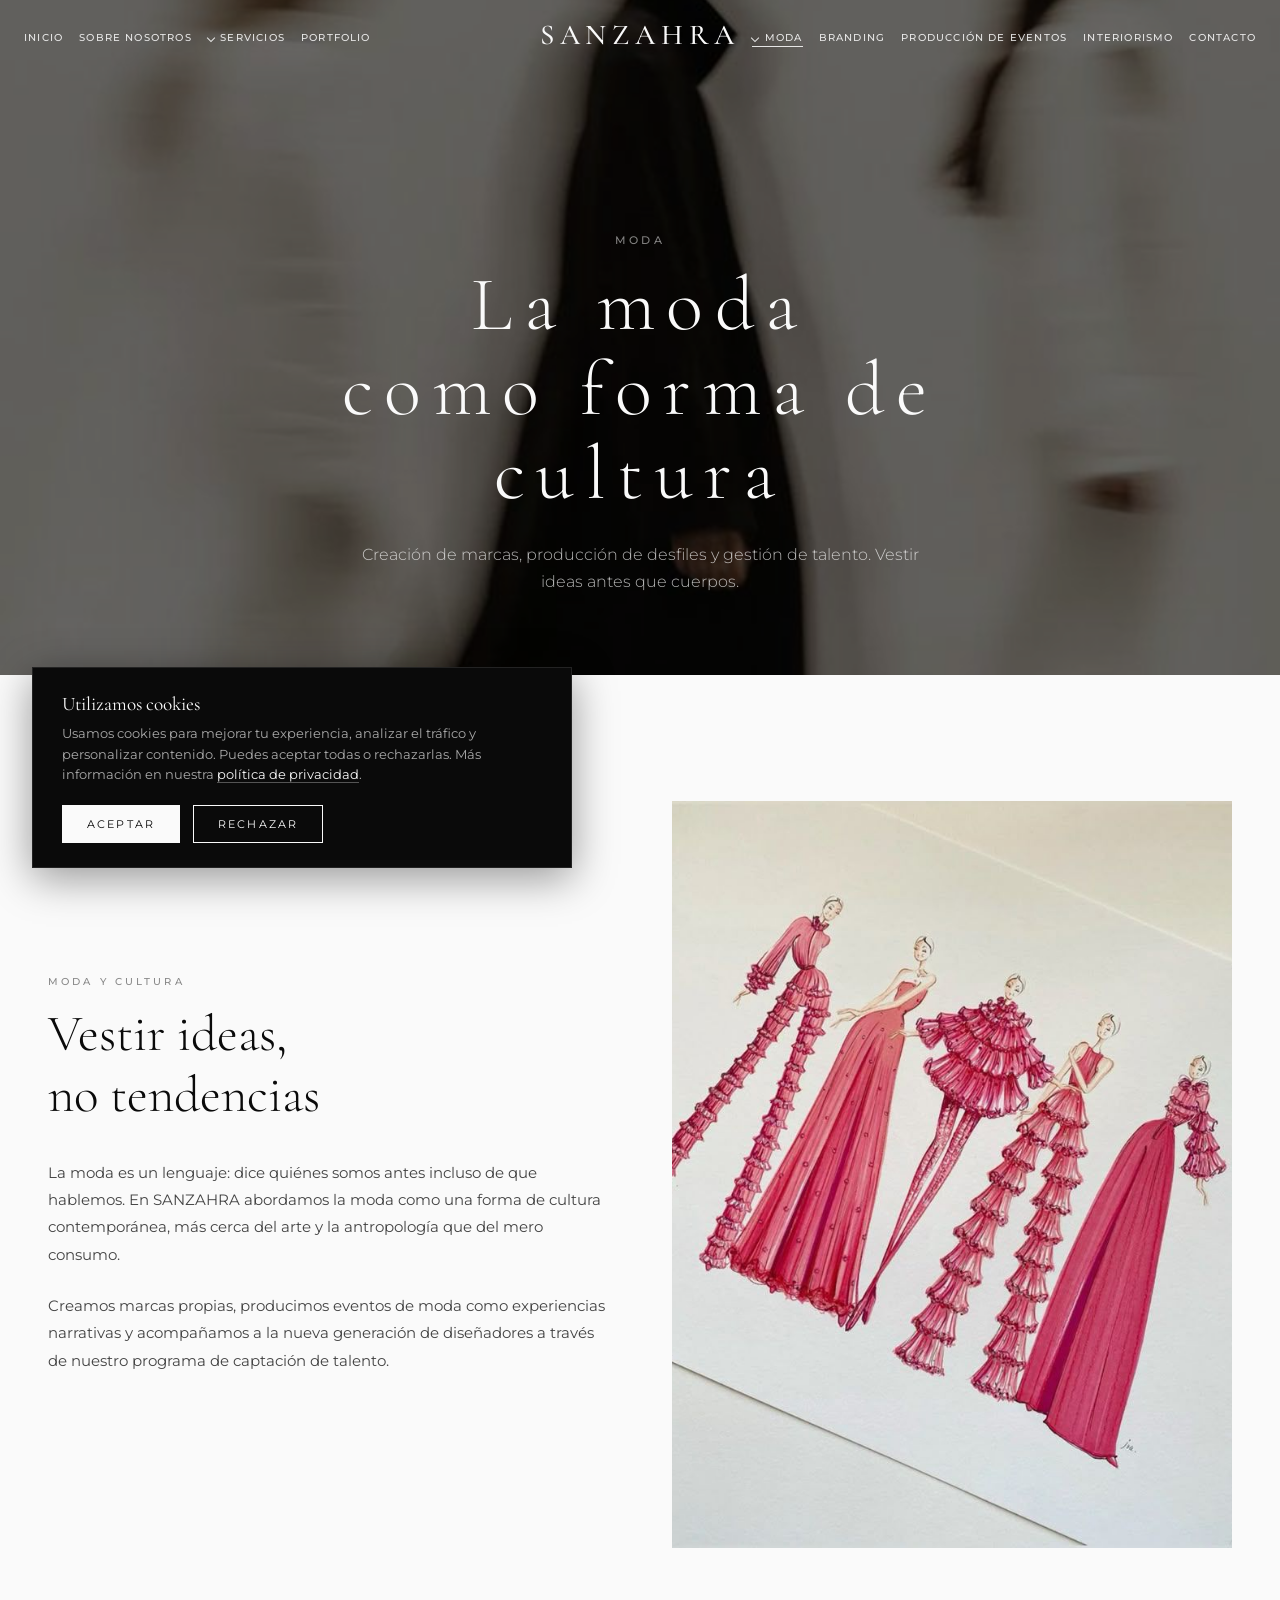
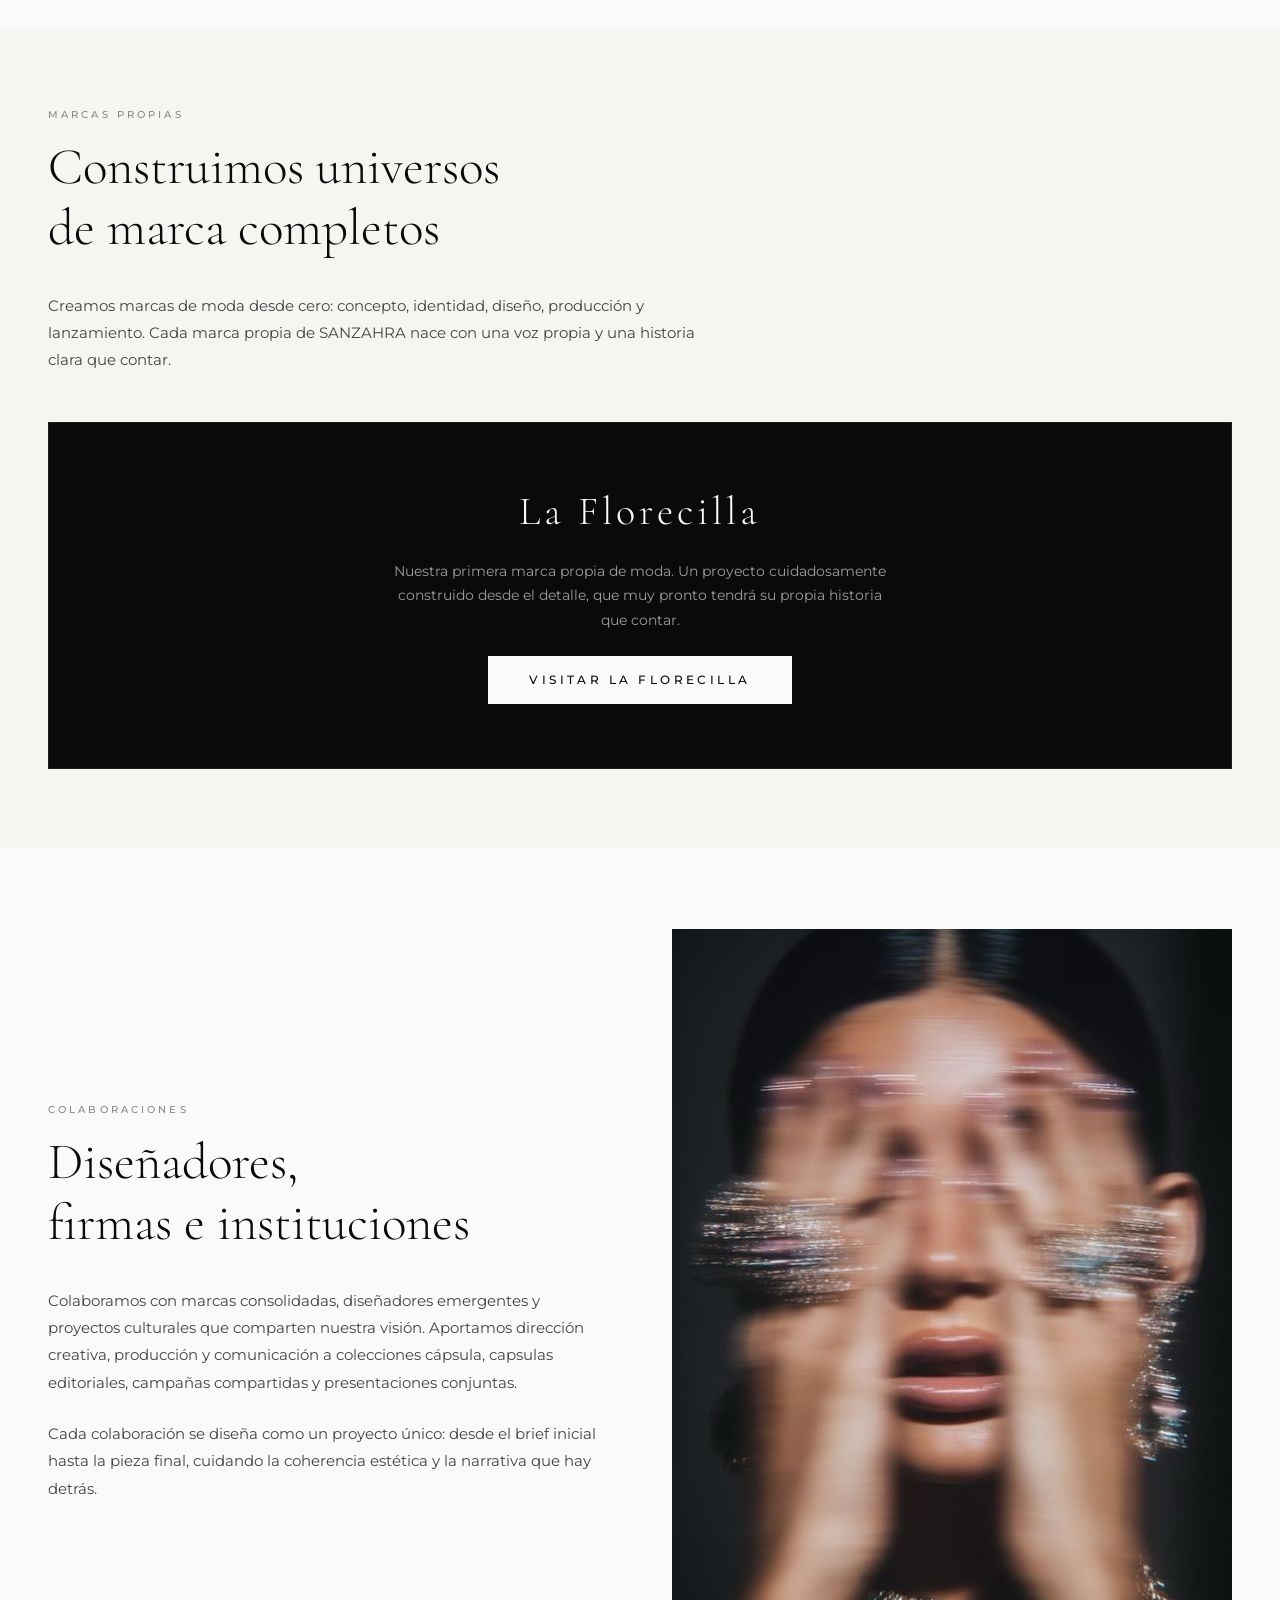
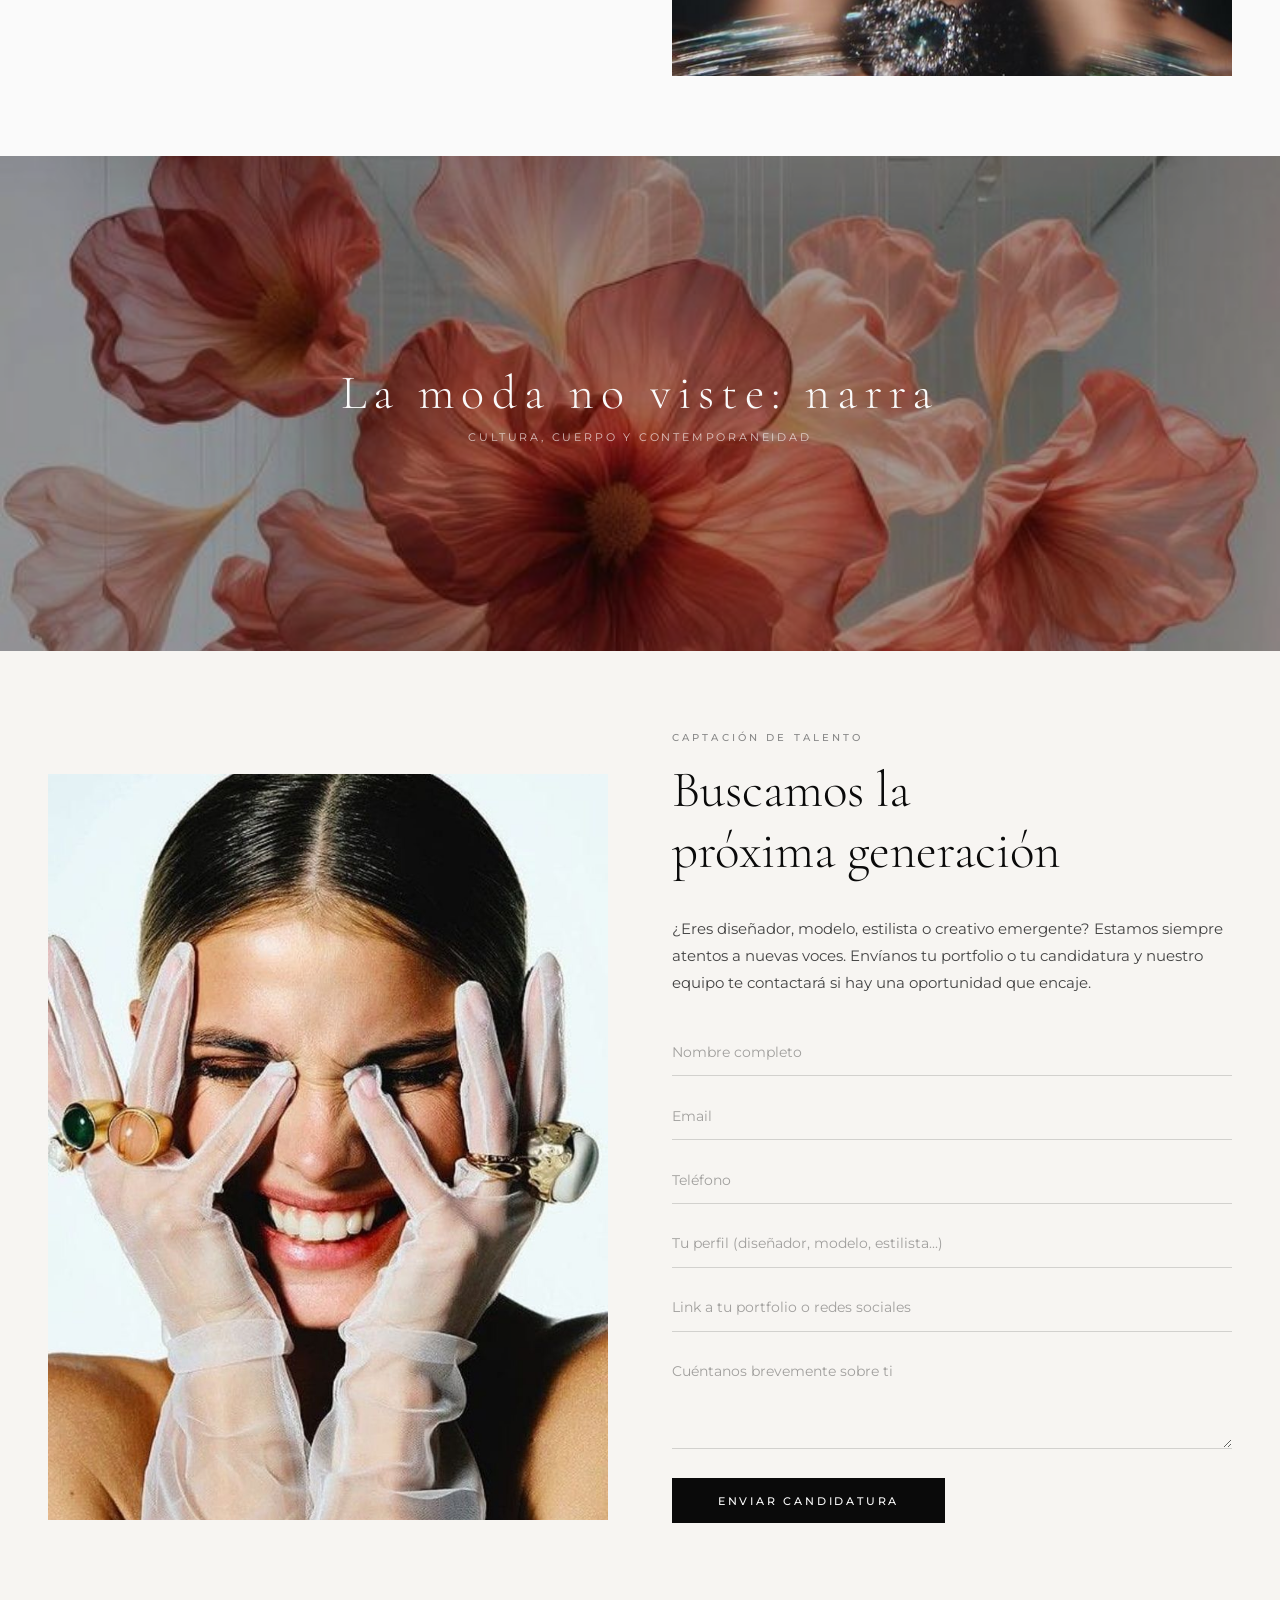
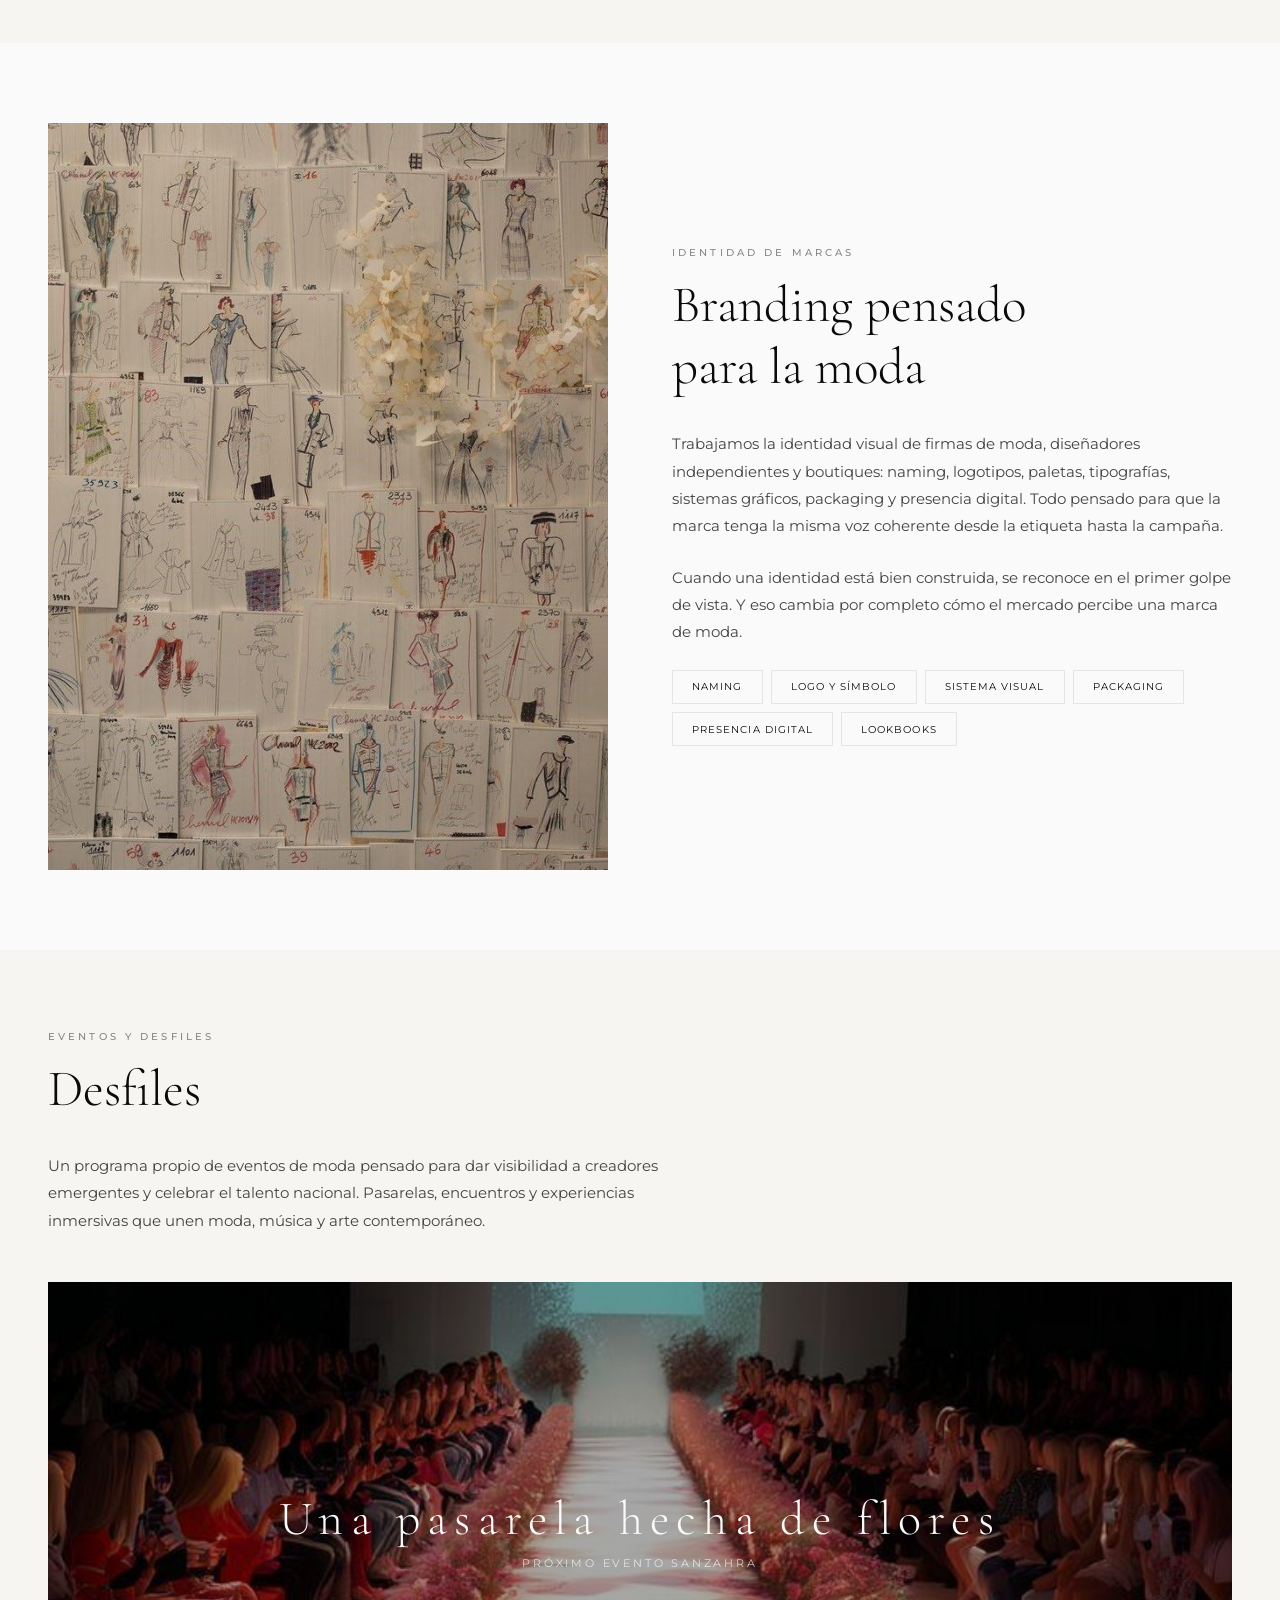
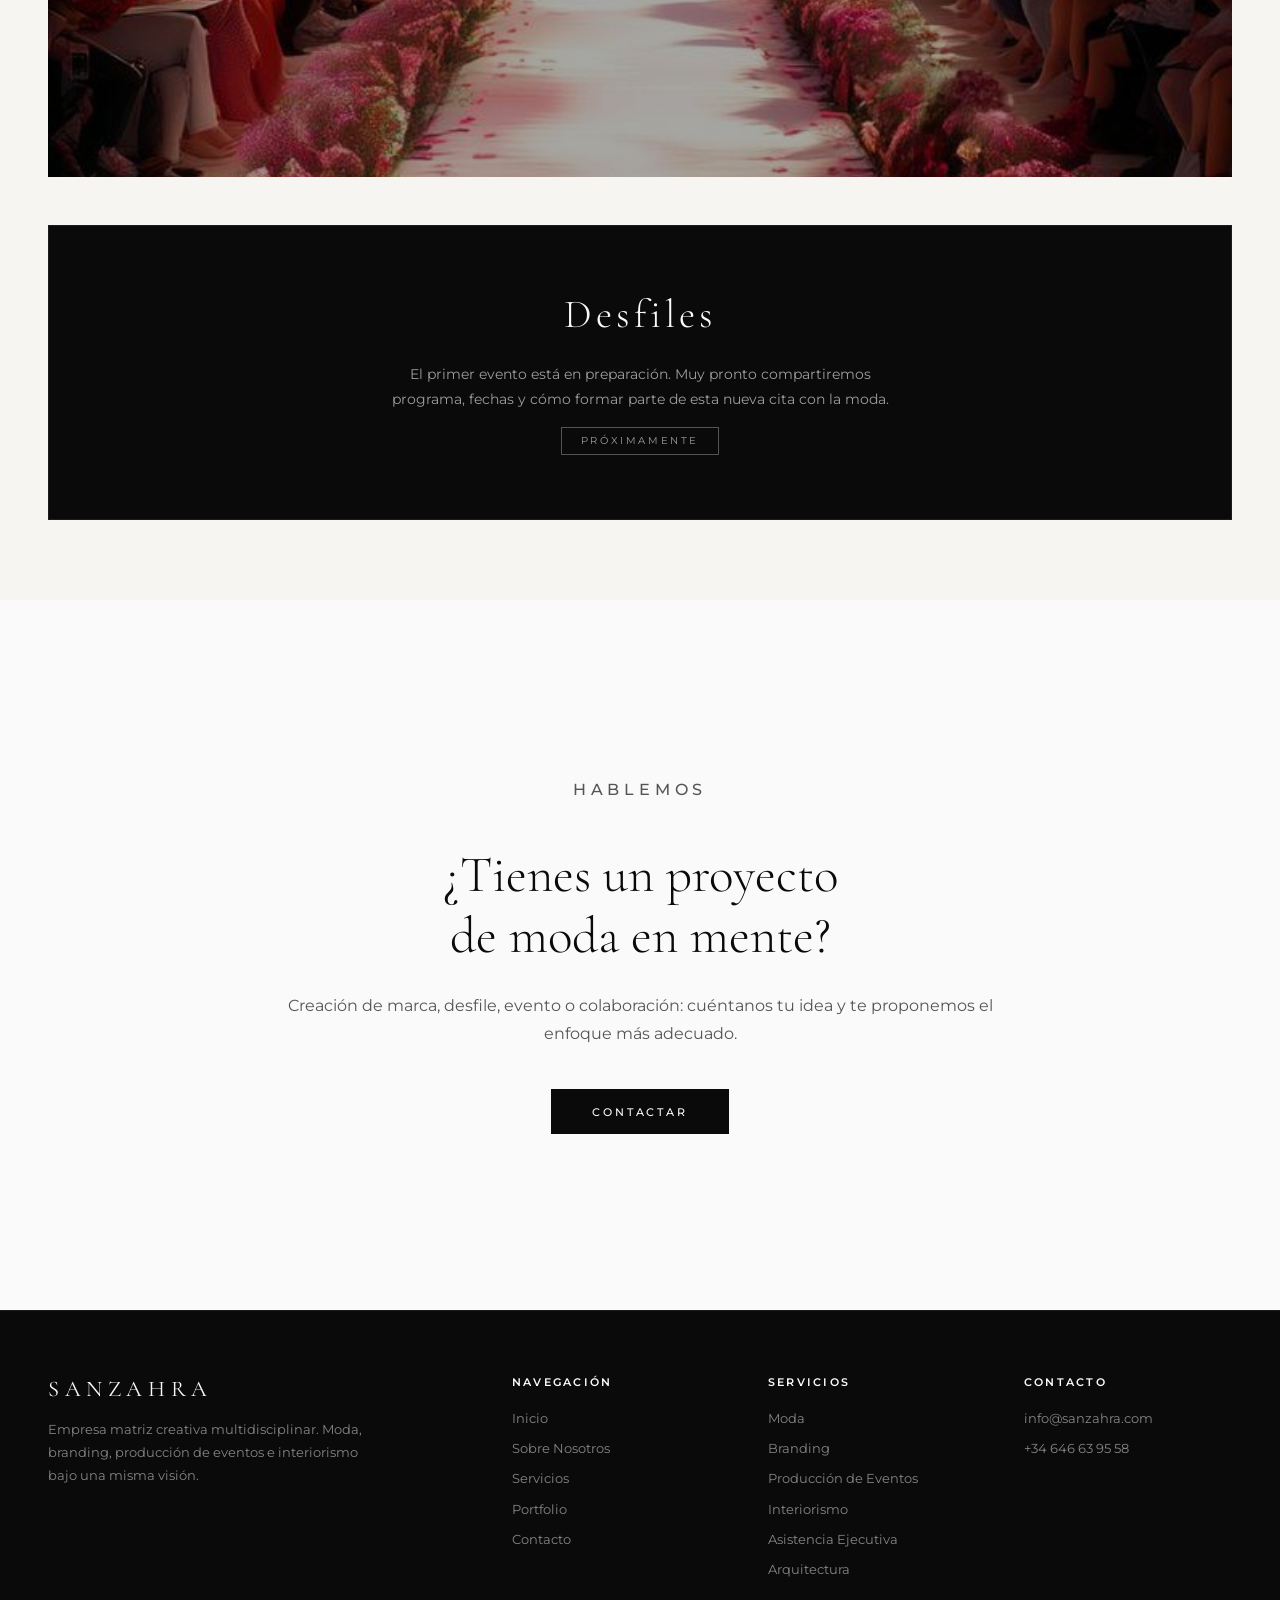
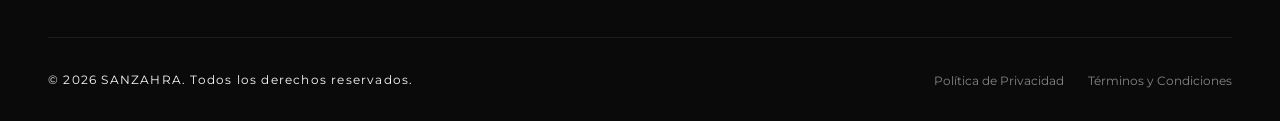
<file: moda.html>
<!DOCTYPE html>
<html lang="es">
<head>
  <meta charset="UTF-8" />
  <meta name="viewport" content="width=device-width, initial-scale=1.0" />
  <meta name="description" content="Moda SANZAHRA — Creaci&oacute;n y producci&oacute;n de marcas, organizaci&oacute;n de desfiles y eventos de moda, formaci&oacute;n y captaci&oacute;n de nuevos talentos." />
  <title>Moda — SANZAHRA</title>
  <link rel="icon" type="image/svg+xml" href="assets/favicon.svg" />
  <link rel="preconnect" href="https://fonts.googleapis.com" />
  <link rel="preconnect" href="https://fonts.gstatic.com" crossorigin />
  <link href="https://fonts.googleapis.com/css2?family=Cormorant+Garamond:ital,wght@0,300;0,400;0,500;0,600;1,300;1,400&family=Montserrat:wght@300;400;500;600&display=swap" rel="stylesheet" />
  <link rel="stylesheet" href="assets/style.css" />
</head>
<body>

  <div id="loader"><span>SANZAHRA</span></div>

            <nav id="mainNav" data-transparent="true">
    <ul class="nav-links nav-links-left">
      <li><a href="index.html">Inicio</a></li>
      <li><a href="sobre-nosotros.html">Sobre Nosotros</a></li>
      <li class="has-dropdown">
        <a href="servicios.html" class="dropdown-toggle">Servicios</a>
        <ul class="dropdown">
          <li><a href="servicios.html">Ver todos</a></li>
          <li><a href="moda.html">Moda</a></li>
          <li><a href="branding.html">Branding</a></li>
          <li><a href="event-producer.html">Producci&oacute;n de Eventos</a></li>
          <li><a href="interiorismo.html">Interiorismo</a></li>
          <li><a href="asistencia-ejecutiva.html">Asistencia Ejecutiva</a></li>
          <li><a href="arquitectura.html">Arquitectura</a></li>
        </ul>
      </li>
      <li><a href="portfolio.html">Portfolio</a></li>
    </ul>
    <a href="index.html" class="logo">SANZAHRA</a>
    <ul class="nav-links nav-links-right">
      <li class="has-dropdown">
        <a href="moda.html" class="dropdown-toggle">Moda</a>
        <ul class="dropdown">
          <li><a href="moda.html#marcas-propias">Marcas propias</a></li>
          <li><a href="moda.html#colaboraciones">Colaboraciones</a></li>
          <li><a href="moda.html#talento">Talento</a></li>
          <li><a href="moda.html#identidad">Identidad de marcas</a></li>
        </ul>
      </li>
      <li><a href="branding.html">Branding</a></li>
      <li><a href="event-producer.html">Producci&oacute;n de Eventos</a></li>
      <li><a href="interiorismo.html">Interiorismo</a></li>
      <li><a href="contacto.html">Contacto</a></li>
    </ul>
    <div class="hamburger" id="hamburger"><span></span><span></span><span></span></div>
  </nav>

        <div class="mobile-menu" id="mobileMenu">
    <a href="index.html">Inicio</a>
    <a href="sobre-nosotros.html">Sobre Nosotros</a>
    <a href="servicios.html">Servicios</a>
    <a href="portfolio.html">Portfolio</a>
    <a href="moda.html">Moda</a>
    <a href="branding.html">Branding</a>
    <a href="event-producer.html">Producci&oacute;n de Eventos</a>
    <a href="interiorismo.html">Interiorismo</a>
    <a href="asistencia-ejecutiva.html">Asistencia Ejecutiva</a>
    <a href="arquitectura.html">Arquitectura</a>
    <a href="contacto.html">Contacto</a>
  </div>

  <section class="page-hero">
    <div class="hero-bg" style="background-image:url('assets/img/moda/moda-24-editorial-bw.jpg')"></div>
    <div class="page-hero-content">
      <p class="kicker">Moda</p>
      <h1>La moda<br>como forma de cultura</h1>
      <p class="subtitle">Creaci&oacute;n de marcas, producci&oacute;n de desfiles y gesti&oacute;n de talento. Vestir ideas antes que cuerpos.</p>
    </div>
  </section>

  <nav class="breadcrumb"><a href="index.html">Inicio</a> <span>/</span> <a href="servicios.html">Servicios</a> <span>/</span> Moda</nav>

  <section>
    <div class="container">
      <div class="two-col">
        <div>
          <p class="section-label reveal">Moda y cultura</p>
          <h2 class="section-title reveal">Vestir ideas,<br>no tendencias</h2>
          <p class="section-text reveal">La moda es un lenguaje: dice qui&eacute;nes somos antes incluso de que hablemos. En SANZAHRA abordamos la moda como una forma de cultura contempor&aacute;nea, m&aacute;s cerca del arte y la antropolog&iacute;a que del mero consumo.</p>
          <p class="section-text reveal">Creamos marcas propias, producimos eventos de moda como experiencias narrativas y acompa&ntilde;amos a la nueva generaci&oacute;n de dise&ntilde;adores a trav&eacute;s de nuestro programa de captaci&oacute;n de talento.</p>
        </div>
        <div class="two-col-image reveal" style="background-image:url('assets/img/moda/moda-23-ilustraciones.jpg')"></div>
      </div>
    </div>
  </section>

  <!-- Marcas Propias: La Florecilla -->
  <section id="marcas-propias" class="bg-light" style="scroll-margin-top: 100px;">
    <div class="container">
      <p class="section-label reveal">Marcas propias</p>
      <h2 class="section-title reveal">Construimos universos<br>de marca completos</h2>
      <p class="section-text reveal">Creamos marcas de moda desde cero: concepto, identidad, dise&ntilde;o, producci&oacute;n y lanzamiento. Cada marca propia de SANZAHRA nace con una voz propia y una historia clara que contar.</p>
    </div>
    <div class="container reveal" style="margin-top:3rem;">
      <div class="coming-soon-card">
        <div class="cs-logo">La Florecilla</div>
        <p class="cs-desc">Nuestra primera marca propia de moda. Un proyecto cuidadosamente construido desde el detalle, que muy pronto tendr&aacute; su propia historia que contar.</p>
        <button type="button" class="cs-btn" data-open-florecilla>Visitar La Florecilla</button>
      </div>
    </div>
  </section>

  <!-- Modal La Florecilla "Coming Soon" -->
  <div id="florecillaModal" class="fl-modal" role="dialog" aria-hidden="true">
    <button type="button" class="fl-close" aria-label="Cerrar" data-close-florecilla>&times;</button>
    <div class="fl-modal-inner">
      <div class="fl-modal-bg" style="background-image:url('assets/img/extra/extra-15-rosa.jpg')"></div>
      <div class="fl-modal-content">
        <p class="fl-brand">La Florecilla</p>
        <h2 class="fl-title">COMING<br>SOON</h2>
        <p class="fl-sub">Nuestra primera marca propia de moda.<br>Muy pronto podr&aacute;s descubrirla.</p>
      </div>
    </div>
  </div>

  <!-- Colaboraciones -->
  <section id="colaboraciones" style="scroll-margin-top: 100px;">
    <div class="container">
      <div class="two-col">
        <div class="reveal">
          <p class="section-label">Colaboraciones</p>
          <h2 class="section-title">Dise&ntilde;adores,<br>firmas e instituciones</h2>
          <p class="section-text">Colaboramos con marcas consolidadas, dise&ntilde;adores emergentes y proyectos culturales que comparten nuestra visi&oacute;n. Aportamos direcci&oacute;n creativa, producci&oacute;n y comunicaci&oacute;n a colecciones c&aacute;psula, capsulas editoriales, campa&ntilde;as compartidas y presentaciones conjuntas.</p>
          <p class="section-text">Cada colaboraci&oacute;n se dise&ntilde;a como un proyecto &uacute;nico: desde el brief inicial hasta la pieza final, cuidando la coherencia est&eacute;tica y la narrativa que hay detr&aacute;s.</p>
        </div>
        <div class="two-col-image reveal" style="background-image:url('assets/img/moda/moda-36-joyeria-glitch2.jpg')"></div>
      </div>
    </div>
  </section>

  <div class="image-break" style="background-image:url('assets/img/extra/extra-18-flores-escultura.jpg')">
    <div class="image-break-text">
      <h3>La moda no viste: narra</h3>
      <p>Cultura, cuerpo y contemporaneidad</p>
    </div>
  </div>

  <!-- Captación de talento con formulario -->
  <section id="talento" class="bg-light" style="scroll-margin-top: 100px;">
    <div class="container">
      <div class="two-col">
        <div class="two-col-image reveal" style="background-image:url('assets/img/moda/moda-37-anillos-guantes2.jpg')"></div>
        <div class="reveal">
          <p class="section-label">Captaci&oacute;n de talento</p>
          <h2 class="section-title">Buscamos la<br>pr&oacute;xima generaci&oacute;n</h2>
          <p class="section-text">&iquest;Eres dise&ntilde;ador, modelo, estilista o creativo emergente? Estamos siempre atentos a nuevas voces. Env&iacute;anos tu portfolio o tu candidatura y nuestro equipo te contactar&aacute; si hay una oportunidad que encaje.</p>
          <form class="contact-form-simple reveal" onsubmit="event.preventDefault(); alert('Candidatura recibida. Gracias por tu inter\u00e9s.'); this.reset();" style="margin-top: 2rem;">
            <input type="text" name="nombre" placeholder="Nombre completo" required />
            <input type="email" name="email" placeholder="Email" required />
            <input type="tel" name="telefono" placeholder="Tel&eacute;fono" />
            <input type="text" name="perfil" placeholder="Tu perfil (dise&ntilde;ador, modelo, estilista...)" required />
            <input type="url" name="portfolio" placeholder="Link a tu portfolio o redes sociales" />
            <textarea name="mensaje" rows="4" placeholder="Cu&eacute;ntanos brevemente sobre ti" required></textarea>
            <button type="submit">Enviar candidatura</button>
          </form>
        </div>
      </div>
    </div>
  </section>

  <!-- Identidad de Marcas (Branding para firmas de moda) -->
  <section id="identidad" style="scroll-margin-top: 100px;">
    <div class="container">
      <div class="two-col reverse">
        <div class="reveal">
          <p class="section-label">Identidad de marcas</p>
          <h2 class="section-title">Branding pensado<br>para la moda</h2>
          <p class="section-text">Trabajamos la identidad visual de firmas de moda, dise&ntilde;adores independientes y boutiques: naming, logotipos, paletas, tipograf&iacute;as, sistemas gr&aacute;ficos, packaging y presencia digital. Todo pensado para que la marca tenga la misma voz coherente desde la etiqueta hasta la campa&ntilde;a.</p>
          <p class="section-text">Cuando una identidad est&aacute; bien construida, se reconoce en el primer golpe de vista. Y eso cambia por completo c&oacute;mo el mercado percibe una marca de moda.</p>
          <div class="tag-list reveal">
            <span class="tag">Naming</span>
            <span class="tag">Logo y s&iacute;mbolo</span>
            <span class="tag">Sistema visual</span>
            <span class="tag">Packaging</span>
            <span class="tag">Presencia digital</span>
            <span class="tag">Lookbooks</span>
          </div>
        </div>
        <div class="two-col-image reveal" style="background-image:url('assets/img/moda/moda-25-bocetos.jpg')"></div>
      </div>
    </div>
  </section>

  <!-- Eventos (Desfiles) - Próximamente -->
  <section class="bg-light">
    <div class="container">
      <p class="section-label reveal">Eventos y desfiles</p>
      <h2 class="section-title reveal">Desfiles</h2>
      <p class="section-text reveal">Un programa propio de eventos de moda pensado para dar visibilidad a creadores emergentes y celebrar el talento nacional. Pasarelas, encuentros y experiencias inmersivas que unen moda, m&uacute;sica y arte contempor&aacute;neo.</p>
    </div>
    <div class="image-break reveal" style="background-image:url('assets/img/eventos/eventos-14-pasarela-flores.jpg'); margin-top:3rem;">
      <div class="image-break-text">
        <h3>Una pasarela hecha de flores</h3>
        <p>Pr&oacute;ximo evento SANZAHRA</p>
      </div>
    </div>
    <div class="container reveal" style="margin-top:3rem;">
      <div class="coming-soon-card">
        <div class="cs-logo">Desfiles</div>
        <p class="cs-desc">El primer evento est&aacute; en preparaci&oacute;n. Muy pronto compartiremos programa, fechas y c&oacute;mo formar parte de esta nueva cita con la moda.</p>
        <span class="cs-badge">Pr&oacute;ximamente</span>
      </div>
    </div>
  </section>

  <section>
    <div class="cta-block">
      <p class="section-label">Hablemos</p>
      <h2 class="section-title">&iquest;Tienes un proyecto<br>de moda en mente?</h2>
      <p>Creaci&oacute;n de marca, desfile, evento o colaboraci&oacute;n: cu&eacute;ntanos tu idea y te proponemos el enfoque m&aacute;s adecuado.</p>
      <a href="contacto.html" class="btn btn-dark">Contactar</a>
    </div>
  </section>

  <footer>
    <div class="footer-top">
      <div class="footer-brand">
        <span class="footer-logo">SANZAHRA</span>
        <p>Empresa matriz creativa multidisciplinar. Moda, branding, producci&oacute;n de eventos e interiorismo bajo una misma visi&oacute;n.</p>
      </div>
      <div class="footer-col"><h5>Navegaci&oacute;n</h5><ul><li><a href="index.html">Inicio</a></li><li><a href="sobre-nosotros.html">Sobre Nosotros</a></li><li><a href="servicios.html">Servicios</a></li><li><a href="portfolio.html">Portfolio</a></li><li><a href="contacto.html">Contacto</a></li></ul></div>
      <div class="footer-col"><h5>Servicios</h5><ul><li><a href="moda.html">Moda</a></li><li><a href="branding.html">Branding</a></li><li><a href="event-producer.html">Producci&oacute;n de Eventos</a></li><li><a href="interiorismo.html">Interiorismo</a></li><li><a href="asistencia-ejecutiva.html">Asistencia Ejecutiva</a></li><li><a href="arquitectura.html">Arquitectura</a></li></ul></div>
      <div class="footer-col"><h5>Contacto</h5><ul><li><a href="mailto:info@sanzahra.com">info@sanzahra.com</a></li><li><a href="tel:+34646639558">+34 646 63 95 58</a></li></ul></div>
    </div>
    <div class="footer-bottom">
      <p>&copy; 2026 SANZAHRA. Todos los derechos reservados.</p>
      <ul class="footer-links"><li><a href="politica-privacidad.html">Pol&iacute;tica de Privacidad</a></li><li><a href="terminos-condiciones.html">T&eacute;rminos y Condiciones</a></li></ul>
    </div>
  </footer>

  <div id="cookieBanner" role="dialog" aria-label="Aviso de cookies">
    <h4 class="cookie-title">Utilizamos cookies</h4>
    <p class="cookie-text">Usamos cookies para mejorar tu experiencia, analizar el tr&aacute;fico y personalizar contenido. Puedes aceptar todas o rechazarlas. M&aacute;s informaci&oacute;n en nuestra <a href="politica-privacidad.html">pol&iacute;tica de privacidad</a>.</p>
    <div class="cookie-actions">
      <button class="accept" data-cookie-action="accepted">Aceptar</button>
      <button class="reject" data-cookie-action="rejected">Rechazar</button>
    </div>
  </div>

  <script src="assets/script.js"></script>
</body>
</html>
</file>
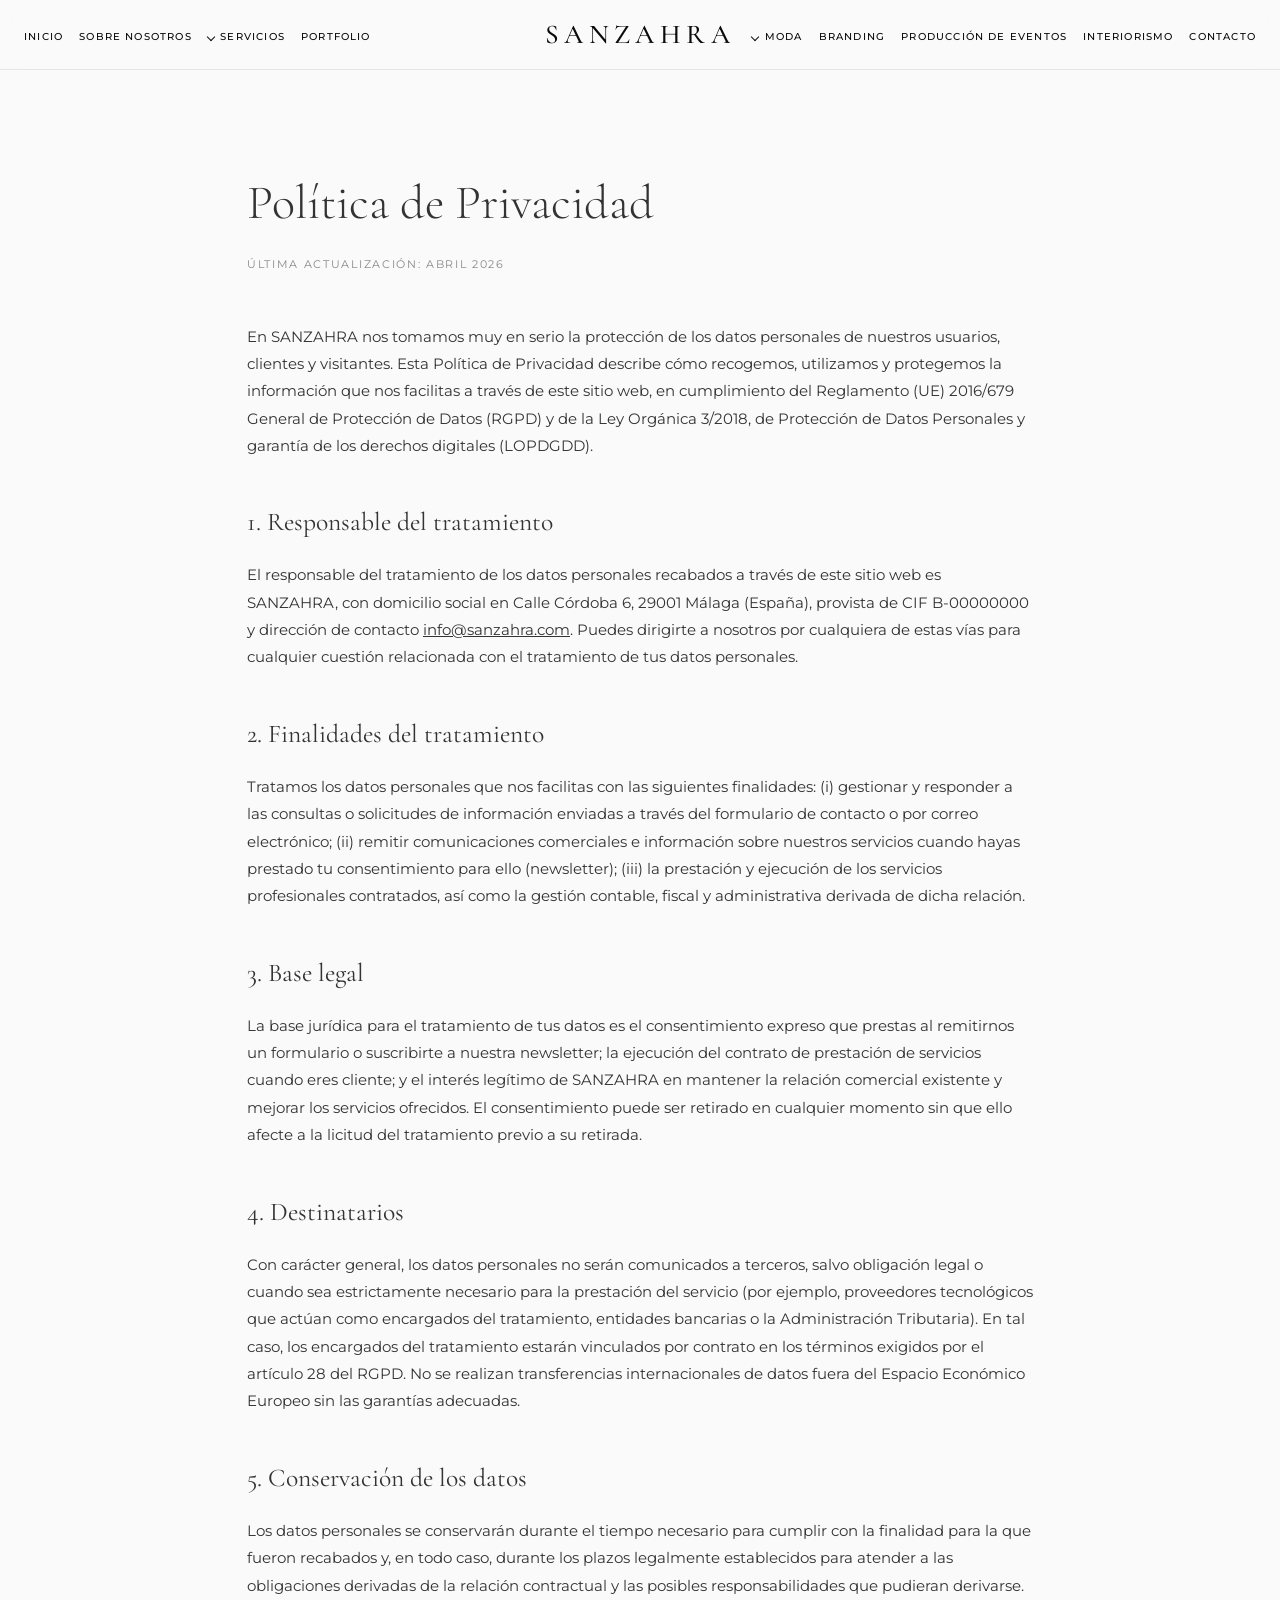
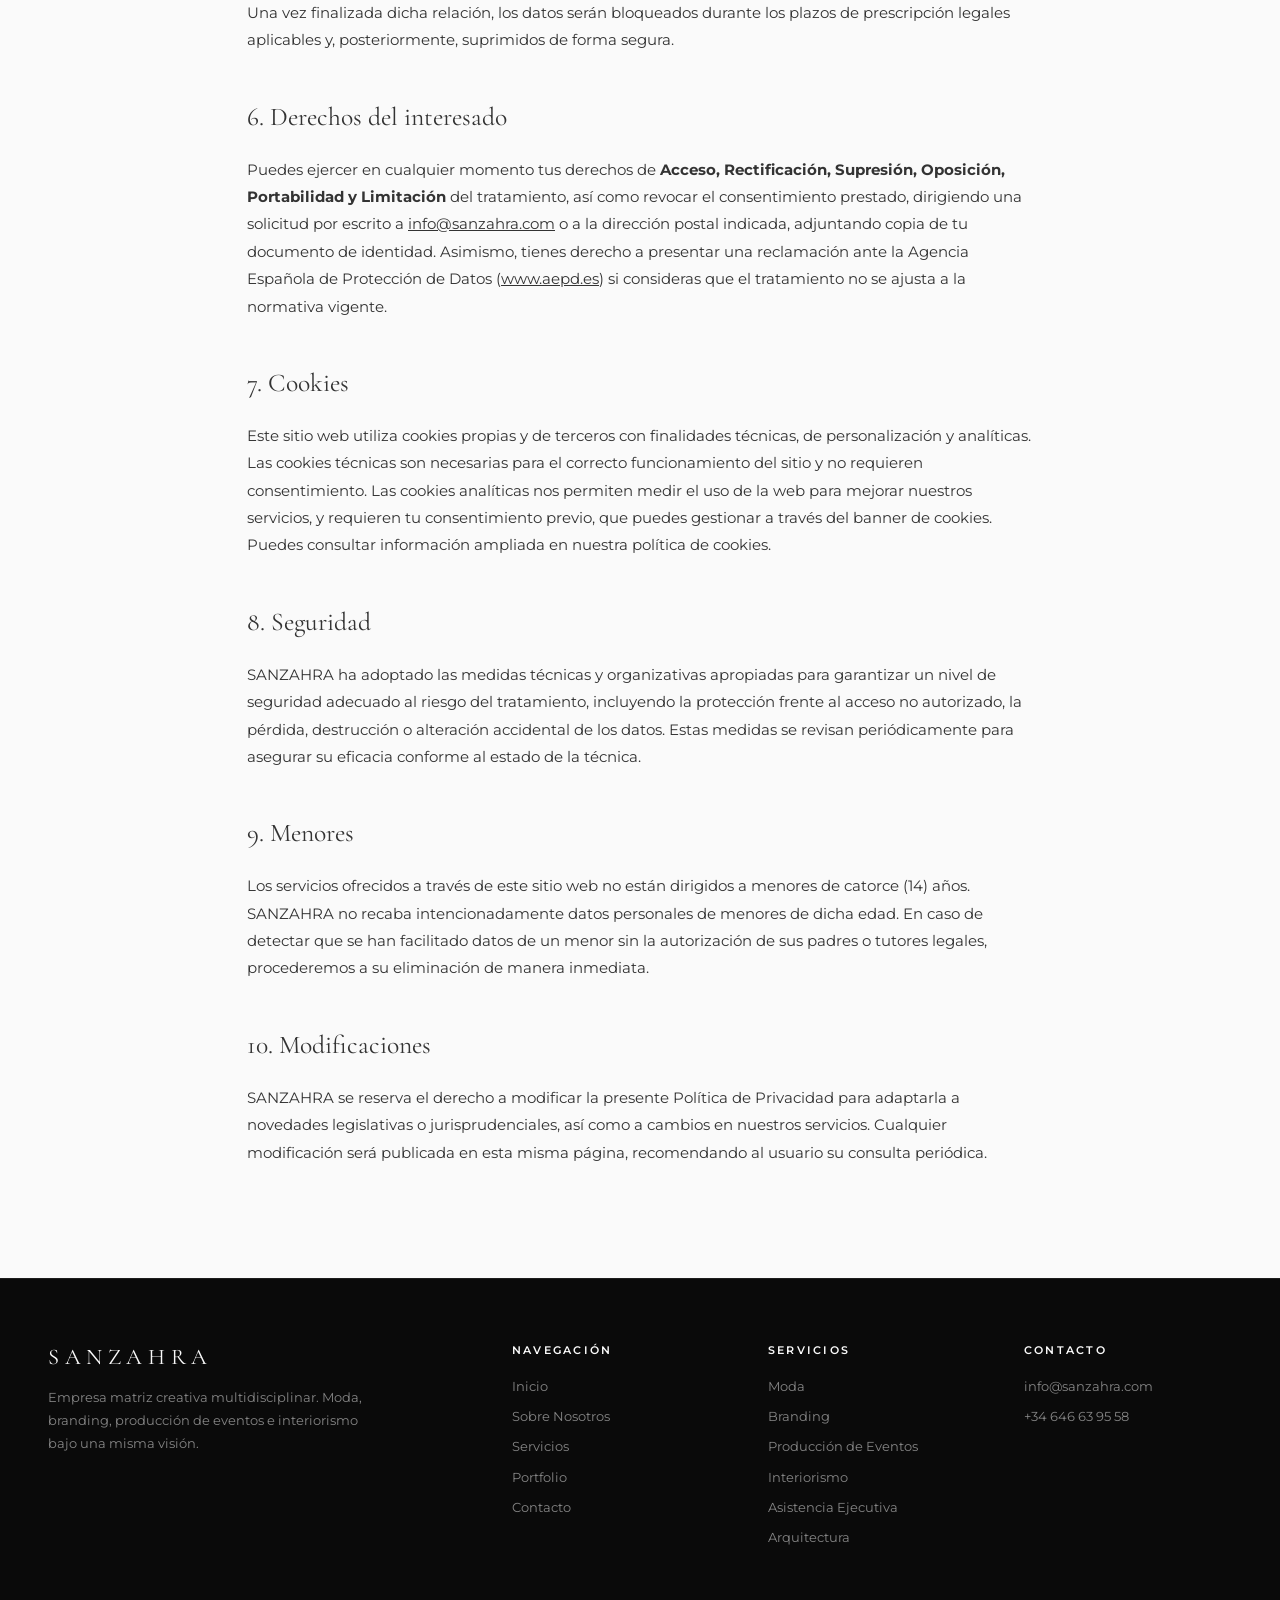
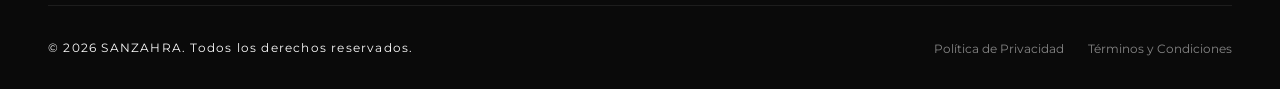
<file: politica-privacidad.html>
<!DOCTYPE html>
<html lang="es">
<head>
  <meta charset="UTF-8" />
  <meta name="viewport" content="width=device-width, initial-scale=1.0" />
  <meta name="description" content="Pol&iacute;tica de Privacidad de SANZAHRA. Informaci&oacute;n sobre el tratamiento de datos personales conforme al RGPD y la LOPDGDD." />
  <title>Pol&iacute;tica de Privacidad — SANZAHRA</title>
  <link rel="icon" type="image/svg+xml" href="assets/favicon.svg" />
  <link rel="preconnect" href="https://fonts.googleapis.com" />
  <link rel="preconnect" href="https://fonts.gstatic.com" crossorigin />
  <link href="https://fonts.googleapis.com/css2?family=Cormorant+Garamond:ital,wght@0,300;0,400;0,500;0,600;1,300;1,400&family=Montserrat:wght@300;400;500;600&display=swap" rel="stylesheet" />
  <link rel="stylesheet" href="assets/style.css" />
</head>
<body>

  <div id="loader"><span>SANZAHRA</span></div>

            <nav id="mainNav" data-transparent="false">
    <ul class="nav-links nav-links-left">
      <li><a href="index.html">Inicio</a></li>
      <li><a href="sobre-nosotros.html">Sobre Nosotros</a></li>
      <li class="has-dropdown">
        <a href="servicios.html" class="dropdown-toggle">Servicios</a>
        <ul class="dropdown">
          <li><a href="servicios.html">Ver todos</a></li>
          <li><a href="moda.html">Moda</a></li>
          <li><a href="branding.html">Branding</a></li>
          <li><a href="event-producer.html">Producci&oacute;n de Eventos</a></li>
          <li><a href="interiorismo.html">Interiorismo</a></li>
          <li><a href="asistencia-ejecutiva.html">Asistencia Ejecutiva</a></li>
          <li><a href="arquitectura.html">Arquitectura</a></li>
        </ul>
      </li>
      <li><a href="portfolio.html">Portfolio</a></li>
    </ul>
    <a href="index.html" class="logo">SANZAHRA</a>
    <ul class="nav-links nav-links-right">
      <li class="has-dropdown">
        <a href="moda.html" class="dropdown-toggle">Moda</a>
        <ul class="dropdown">
          <li><a href="moda.html#marcas-propias">Marcas propias</a></li>
          <li><a href="moda.html#colaboraciones">Colaboraciones</a></li>
          <li><a href="moda.html#talento">Talento</a></li>
          <li><a href="moda.html#identidad">Identidad de marcas</a></li>
        </ul>
      </li>
      <li><a href="branding.html">Branding</a></li>
      <li><a href="event-producer.html">Producci&oacute;n de Eventos</a></li>
      <li><a href="interiorismo.html">Interiorismo</a></li>
      <li><a href="contacto.html">Contacto</a></li>
    </ul>
    <div class="hamburger" id="hamburger"><span></span><span></span><span></span></div>
  </nav>

        <div class="mobile-menu" id="mobileMenu">
    <a href="index.html">Inicio</a>
    <a href="sobre-nosotros.html">Sobre Nosotros</a>
    <a href="servicios.html">Servicios</a>
    <a href="portfolio.html">Portfolio</a>
    <a href="moda.html">Moda</a>
    <a href="branding.html">Branding</a>
    <a href="event-producer.html">Producci&oacute;n de Eventos</a>
    <a href="interiorismo.html">Interiorismo</a>
    <a href="asistencia-ejecutiva.html">Asistencia Ejecutiva</a>
    <a href="arquitectura.html">Arquitectura</a>
    <a href="contacto.html">Contacto</a>
  </div>

  <main class="legal">
    <h1>Pol&iacute;tica de Privacidad</h1>
    <p class="legal-meta">&Uacute;ltima actualizaci&oacute;n: Abril 2026</p>

    <p>En SANZAHRA nos tomamos muy en serio la protecci&oacute;n de los datos personales de nuestros usuarios, clientes y visitantes. Esta Pol&iacute;tica de Privacidad describe c&oacute;mo recogemos, utilizamos y protegemos la informaci&oacute;n que nos facilitas a trav&eacute;s de este sitio web, en cumplimiento del Reglamento (UE) 2016/679 General de Protecci&oacute;n de Datos (RGPD) y de la Ley Org&aacute;nica 3/2018, de Protecci&oacute;n de Datos Personales y garant&iacute;a de los derechos digitales (LOPDGDD).</p>

    <h2>1. Responsable del tratamiento</h2>
    <p>El responsable del tratamiento de los datos personales recabados a trav&eacute;s de este sitio web es SANZAHRA, con domicilio social en Calle C&oacute;rdoba 6, 29001 M&aacute;laga (Espa&ntilde;a), provista de CIF B-00000000 y direcci&oacute;n de contacto <a href="mailto:info@sanzahra.com">info@sanzahra.com</a>. Puedes dirigirte a nosotros por cualquiera de estas v&iacute;as para cualquier cuesti&oacute;n relacionada con el tratamiento de tus datos personales.</p>

    <h2>2. Finalidades del tratamiento</h2>
    <p>Tratamos los datos personales que nos facilitas con las siguientes finalidades: (i) gestionar y responder a las consultas o solicitudes de informaci&oacute;n enviadas a trav&eacute;s del formulario de contacto o por correo electr&oacute;nico; (ii) remitir comunicaciones comerciales e informaci&oacute;n sobre nuestros servicios cuando hayas prestado tu consentimiento para ello (newsletter); (iii) la prestaci&oacute;n y ejecuci&oacute;n de los servicios profesionales contratados, as&iacute; como la gesti&oacute;n contable, fiscal y administrativa derivada de dicha relaci&oacute;n.</p>

    <h2>3. Base legal</h2>
    <p>La base jur&iacute;dica para el tratamiento de tus datos es el consentimiento expreso que prestas al remitirnos un formulario o suscribirte a nuestra newsletter; la ejecuci&oacute;n del contrato de prestaci&oacute;n de servicios cuando eres cliente; y el inter&eacute;s leg&iacute;timo de SANZAHRA en mantener la relaci&oacute;n comercial existente y mejorar los servicios ofrecidos. El consentimiento puede ser retirado en cualquier momento sin que ello afecte a la licitud del tratamiento previo a su retirada.</p>

    <h2>4. Destinatarios</h2>
    <p>Con car&aacute;cter general, los datos personales no ser&aacute;n comunicados a terceros, salvo obligaci&oacute;n legal o cuando sea estrictamente necesario para la prestaci&oacute;n del servicio (por ejemplo, proveedores tecnol&oacute;gicos que act&uacute;an como encargados del tratamiento, entidades bancarias o la Administraci&oacute;n Tributaria). En tal caso, los encargados del tratamiento estar&aacute;n vinculados por contrato en los t&eacute;rminos exigidos por el art&iacute;culo 28 del RGPD. No se realizan transferencias internacionales de datos fuera del Espacio Econ&oacute;mico Europeo sin las garant&iacute;as adecuadas.</p>

    <h2>5. Conservaci&oacute;n de los datos</h2>
    <p>Los datos personales se conservar&aacute;n durante el tiempo necesario para cumplir con la finalidad para la que fueron recabados y, en todo caso, durante los plazos legalmente establecidos para atender a las obligaciones derivadas de la relaci&oacute;n contractual y las posibles responsabilidades que pudieran derivarse. Una vez finalizada dicha relaci&oacute;n, los datos ser&aacute;n bloqueados durante los plazos de prescripci&oacute;n legales aplicables y, posteriormente, suprimidos de forma segura.</p>

    <h2>6. Derechos del interesado</h2>
    <p>Puedes ejercer en cualquier momento tus derechos de <strong>Acceso, Rectificaci&oacute;n, Supresi&oacute;n, Oposici&oacute;n, Portabilidad y Limitaci&oacute;n</strong> del tratamiento, as&iacute; como revocar el consentimiento prestado, dirigiendo una solicitud por escrito a <a href="mailto:info@sanzahra.com">info@sanzahra.com</a> o a la direcci&oacute;n postal indicada, adjuntando copia de tu documento de identidad. Asimismo, tienes derecho a presentar una reclamaci&oacute;n ante la Agencia Espa&ntilde;ola de Protecci&oacute;n de Datos (<a href="https://www.aepd.es" target="_blank" rel="noopener">www.aepd.es</a>) si consideras que el tratamiento no se ajusta a la normativa vigente.</p>

    <h2>7. Cookies</h2>
    <p>Este sitio web utiliza cookies propias y de terceros con finalidades t&eacute;cnicas, de personalizaci&oacute;n y anal&iacute;ticas. Las cookies t&eacute;cnicas son necesarias para el correcto funcionamiento del sitio y no requieren consentimiento. Las cookies anal&iacute;ticas nos permiten medir el uso de la web para mejorar nuestros servicios, y requieren tu consentimiento previo, que puedes gestionar a trav&eacute;s del banner de cookies. Puedes consultar informaci&oacute;n ampliada en nuestra pol&iacute;tica de cookies.</p>

    <h2>8. Seguridad</h2>
    <p>SANZAHRA ha adoptado las medidas t&eacute;cnicas y organizativas apropiadas para garantizar un nivel de seguridad adecuado al riesgo del tratamiento, incluyendo la protecci&oacute;n frente al acceso no autorizado, la p&eacute;rdida, destrucci&oacute;n o alteraci&oacute;n accidental de los datos. Estas medidas se revisan peri&oacute;dicamente para asegurar su eficacia conforme al estado de la t&eacute;cnica.</p>

    <h2>9. Menores</h2>
    <p>Los servicios ofrecidos a trav&eacute;s de este sitio web no est&aacute;n dirigidos a menores de catorce (14) a&ntilde;os. SANZAHRA no recaba intencionadamente datos personales de menores de dicha edad. En caso de detectar que se han facilitado datos de un menor sin la autorizaci&oacute;n de sus padres o tutores legales, procederemos a su eliminaci&oacute;n de manera inmediata.</p>

    <h2>10. Modificaciones</h2>
    <p>SANZAHRA se reserva el derecho a modificar la presente Pol&iacute;tica de Privacidad para adaptarla a novedades legislativas o jurisprudenciales, as&iacute; como a cambios en nuestros servicios. Cualquier modificaci&oacute;n ser&aacute; publicada en esta misma p&aacute;gina, recomendando al usuario su consulta peri&oacute;dica.</p>
  </main>

  <footer>
    <div class="footer-top">
      <div class="footer-brand">
        <span class="footer-logo">SANZAHRA</span>
        <p>Empresa matriz creativa multidisciplinar. Moda, branding, producci&oacute;n de eventos e interiorismo bajo una misma visi&oacute;n.</p>
      </div>
      <div class="footer-col"><h5>Navegaci&oacute;n</h5><ul><li><a href="index.html">Inicio</a></li><li><a href="sobre-nosotros.html">Sobre Nosotros</a></li><li><a href="servicios.html">Servicios</a></li><li><a href="portfolio.html">Portfolio</a></li><li><a href="contacto.html">Contacto</a></li></ul></div>
      <div class="footer-col"><h5>Servicios</h5><ul><li><a href="moda.html">Moda</a></li><li><a href="branding.html">Branding</a></li><li><a href="event-producer.html">Producci&oacute;n de Eventos</a></li><li><a href="interiorismo.html">Interiorismo</a></li><li><a href="asistencia-ejecutiva.html">Asistencia Ejecutiva</a></li><li><a href="arquitectura.html">Arquitectura</a></li></ul></div>
      <div class="footer-col"><h5>Contacto</h5><ul><li><a href="mailto:info@sanzahra.com">info@sanzahra.com</a></li><li><a href="tel:+34646639558">+34 646 63 95 58</a></li></ul></div>
    </div>
    <div class="footer-bottom">
      <p>&copy; 2026 SANZAHRA. Todos los derechos reservados.</p>
      <ul class="footer-links"><li><a href="politica-privacidad.html">Pol&iacute;tica de Privacidad</a></li><li><a href="terminos-condiciones.html">T&eacute;rminos y Condiciones</a></li></ul>
    </div>
  </footer>

  <div id="cookieBanner" role="dialog" aria-label="Aviso de cookies">
    <h4 class="cookie-title">Utilizamos cookies</h4>
    <p class="cookie-text">Usamos cookies para mejorar tu experiencia, analizar el tr&aacute;fico y personalizar contenido. Puedes aceptar todas o rechazarlas. M&aacute;s informaci&oacute;n en nuestra <a href="politica-privacidad.html">pol&iacute;tica de privacidad</a>.</p>
    <div class="cookie-actions">
      <button class="accept" data-cookie-action="accepted">Aceptar</button>
      <button class="reject" data-cookie-action="rejected">Rechazar</button>
    </div>
  </div>

  <script src="assets/script.js"></script>
</body>
</html>
</file>
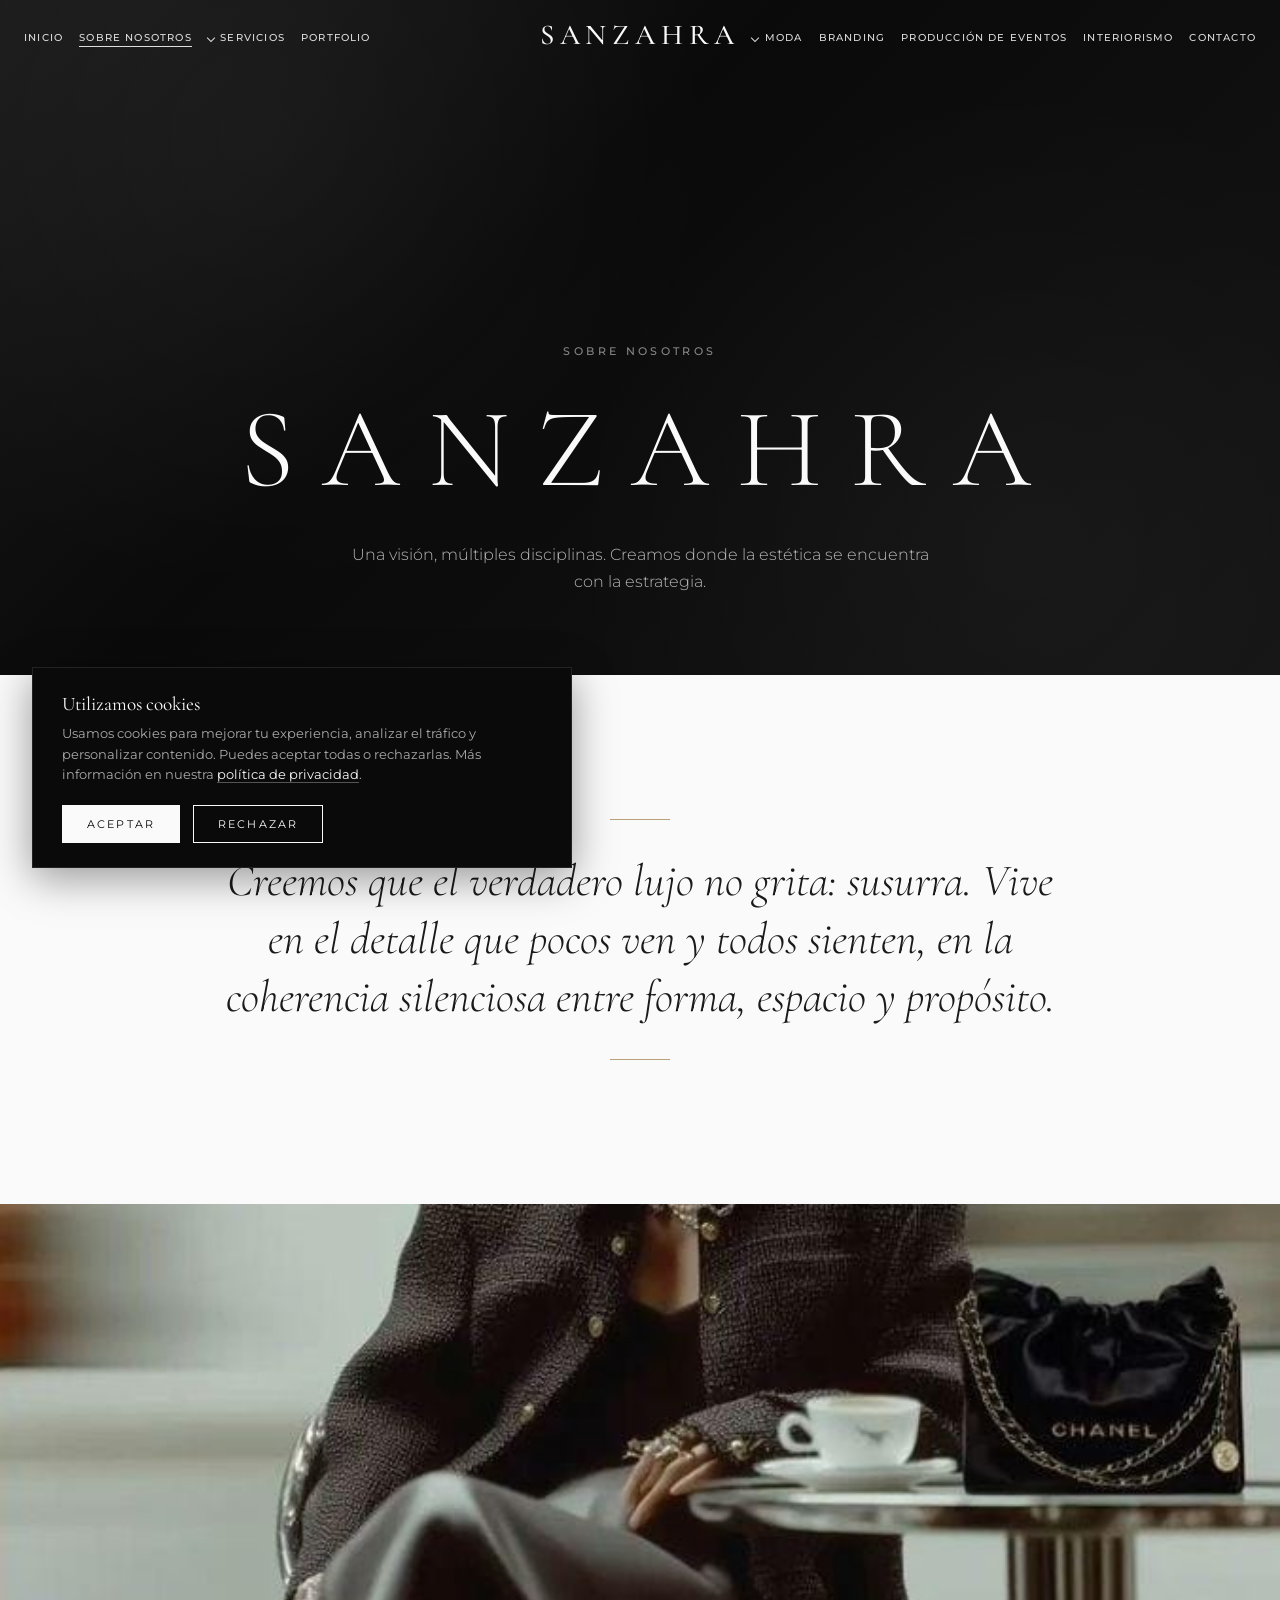
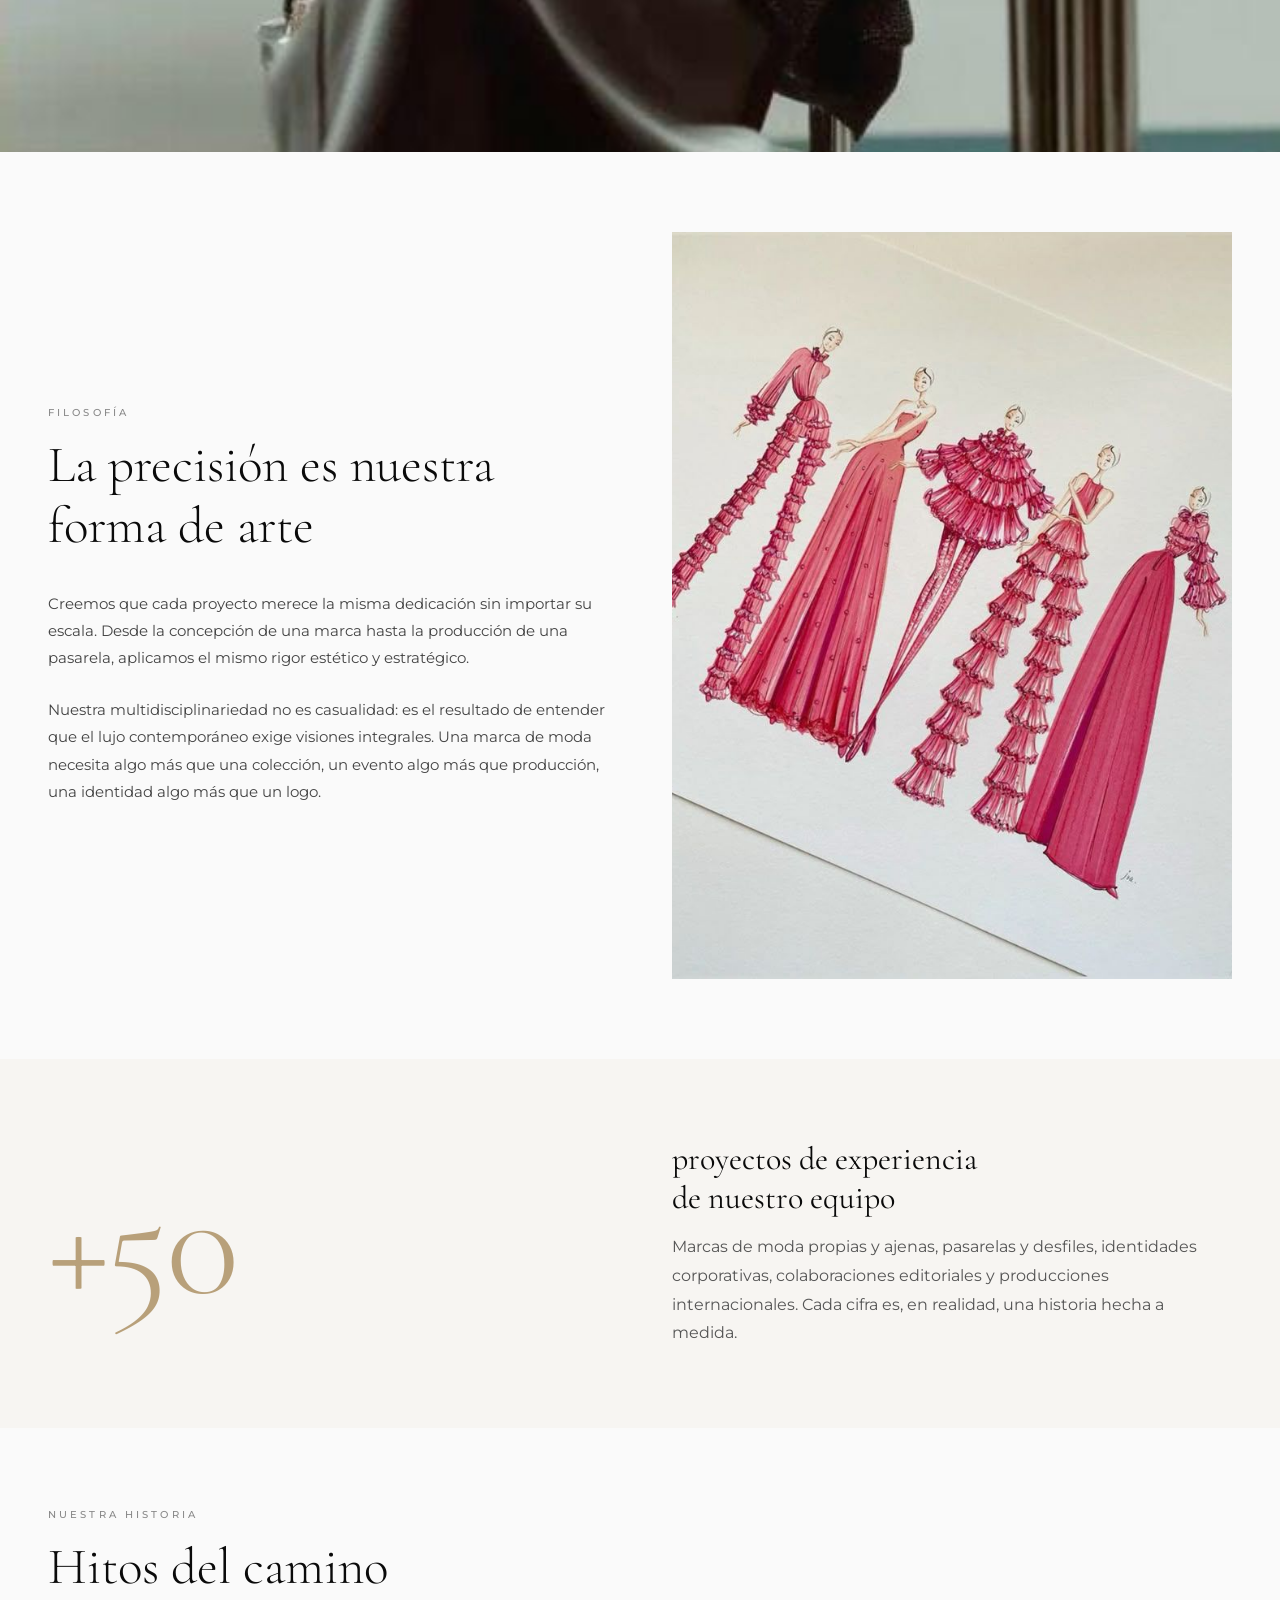
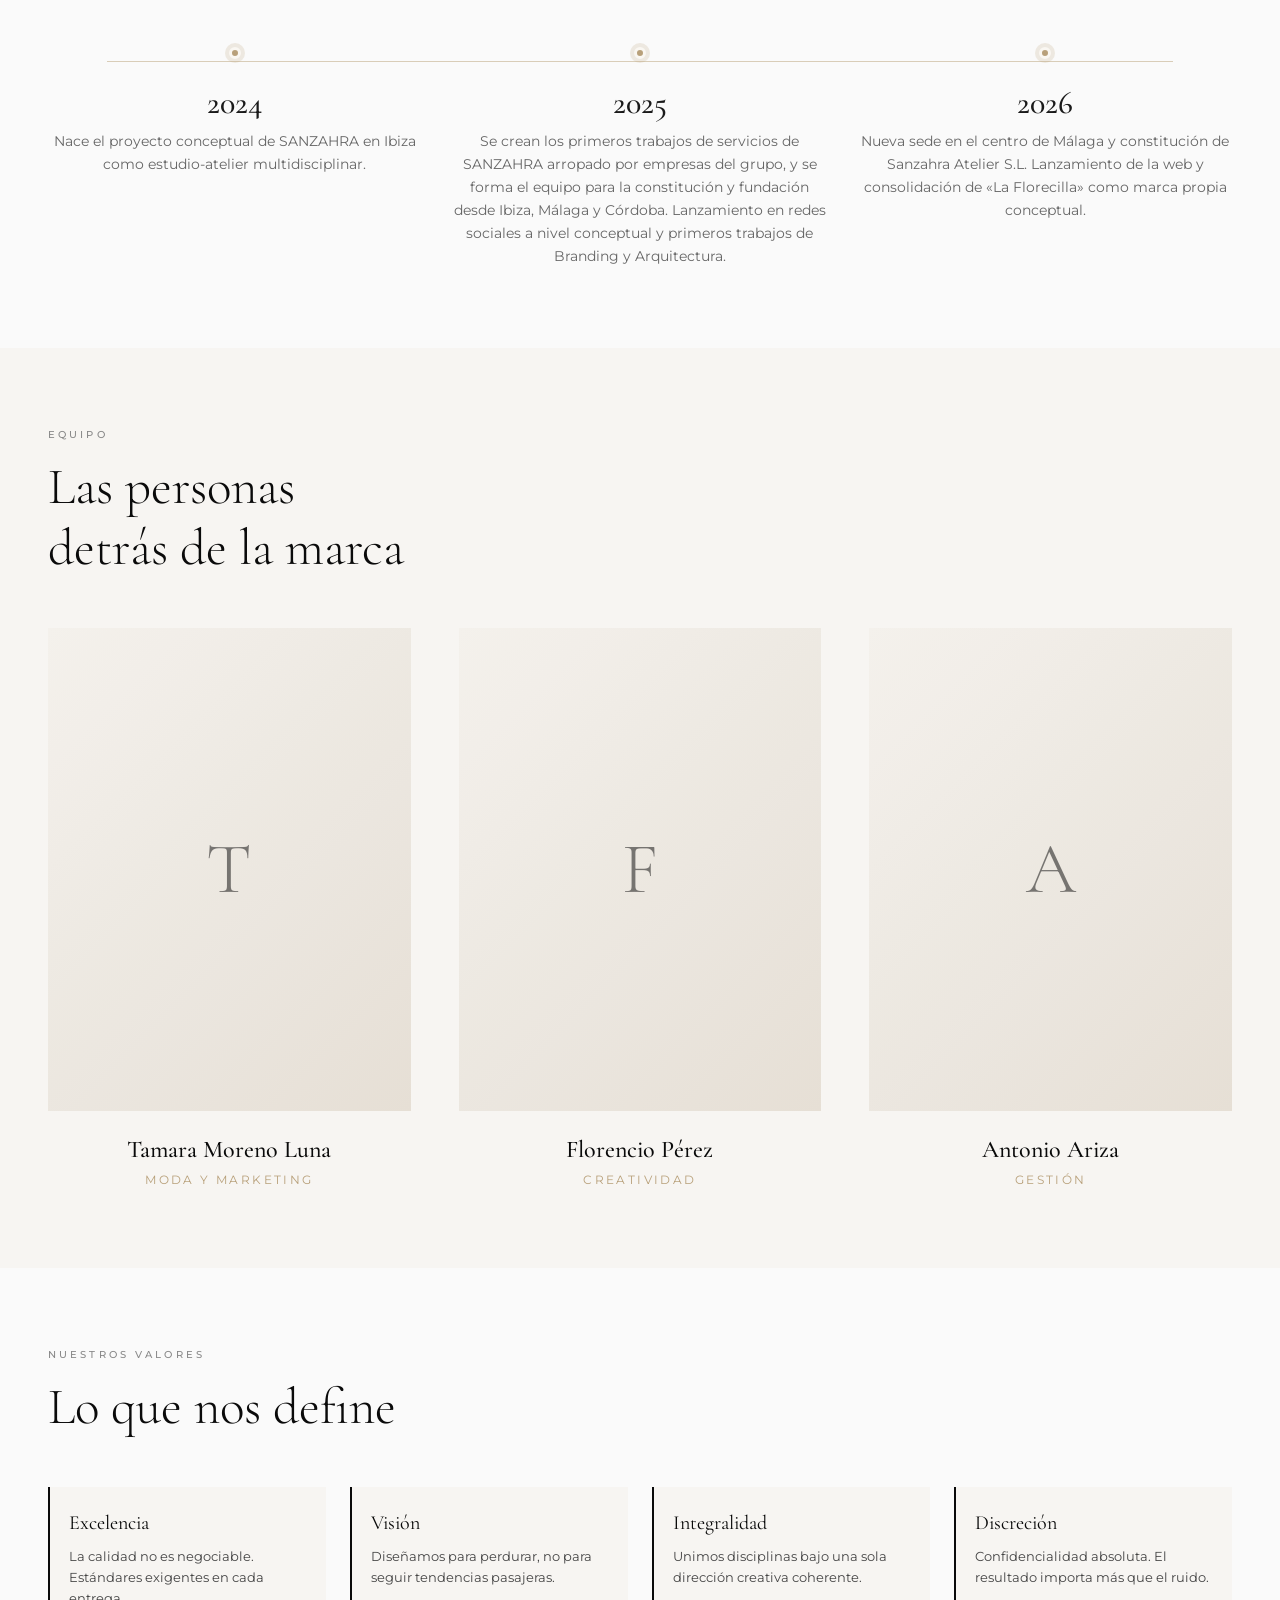
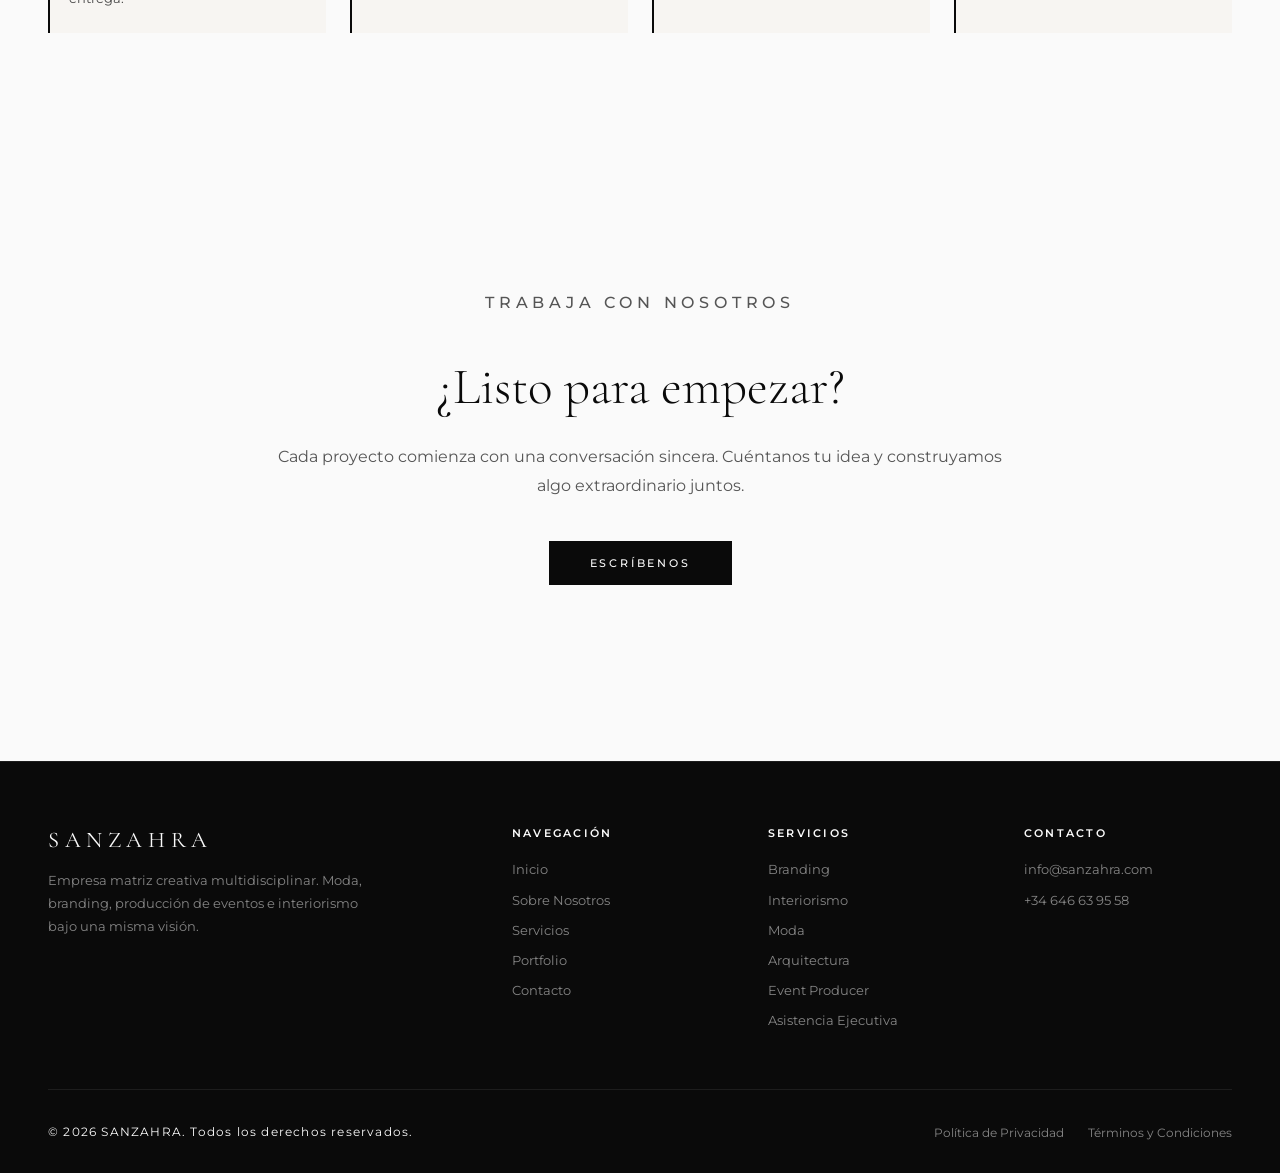
<file: sobre-nosotros.html>
<!DOCTYPE html>
<html lang="es">
<head>
  <meta charset="UTF-8" />
  <meta name="viewport" content="width=device-width, initial-scale=1.0" />
  <meta name="description" content="Conoce SANZAHRA — una empresa matriz creativa multidisciplinar. Filosofía, visión y enfoque." />
  <title>Sobre Nosotros — SANZAHRA</title>
  <link rel="icon" type="image/svg+xml" href="assets/favicon.svg" />
  <link rel="preconnect" href="https://fonts.googleapis.com" />
  <link rel="preconnect" href="https://fonts.gstatic.com" crossorigin />
  <link href="https://fonts.googleapis.com/css2?family=Cormorant+Garamond:ital,wght@0,300;0,400;0,500;0,600;1,300;1,400&family=Montserrat:wght@300;400;500;600&display=swap" rel="stylesheet" />
  <link rel="stylesheet" href="assets/style.css" />
</head>
<body>

  <div id="loader"><span>SANZAHRA</span></div>

            <nav id="mainNav" data-transparent="true">
    <ul class="nav-links nav-links-left">
      <li><a href="index.html">Inicio</a></li>
      <li><a href="sobre-nosotros.html">Sobre Nosotros</a></li>
      <li class="has-dropdown">
        <a href="servicios.html" class="dropdown-toggle">Servicios</a>
        <ul class="dropdown">
          <li><a href="servicios.html">Ver todos</a></li>
          <li><a href="moda.html">Moda</a></li>
          <li><a href="branding.html">Branding</a></li>
          <li><a href="event-producer.html">Producci&oacute;n de Eventos</a></li>
          <li><a href="interiorismo.html">Interiorismo</a></li>
          <li><a href="asistencia-ejecutiva.html">Asistencia Ejecutiva</a></li>
          <li><a href="arquitectura.html">Arquitectura</a></li>
        </ul>
      </li>
      <li><a href="portfolio.html">Portfolio</a></li>
    </ul>
    <a href="index.html" class="logo">SANZAHRA</a>
    <ul class="nav-links nav-links-right">
      <li class="has-dropdown">
        <a href="moda.html" class="dropdown-toggle">Moda</a>
        <ul class="dropdown">
          <li><a href="moda.html#marcas-propias">Marcas propias</a></li>
          <li><a href="moda.html#colaboraciones">Colaboraciones</a></li>
          <li><a href="moda.html#talento">Talento</a></li>
          <li><a href="moda.html#identidad">Identidad de marcas</a></li>
        </ul>
      </li>
      <li><a href="branding.html">Branding</a></li>
      <li><a href="event-producer.html">Producci&oacute;n de Eventos</a></li>
      <li><a href="interiorismo.html">Interiorismo</a></li>
      <li><a href="contacto.html">Contacto</a></li>
    </ul>
    <div class="hamburger" id="hamburger"><span></span><span></span><span></span></div>
  </nav>

        <div class="mobile-menu" id="mobileMenu">
    <a href="index.html">Inicio</a>
    <a href="sobre-nosotros.html">Sobre Nosotros</a>
    <a href="servicios.html">Servicios</a>
    <a href="portfolio.html">Portfolio</a>
    <a href="moda.html">Moda</a>
    <a href="branding.html">Branding</a>
    <a href="event-producer.html">Producci&oacute;n de Eventos</a>
    <a href="interiorismo.html">Interiorismo</a>
    <a href="asistencia-ejecutiva.html">Asistencia Ejecutiva</a>
    <a href="arquitectura.html">Arquitectura</a>
    <a href="contacto.html">Contacto</a>
  </div>

  <!-- Page Hero con fondo neutro y logo -->
  <section class="page-hero about-hero">
    <div class="about-hero-bg"></div>
    <div class="page-hero-content">
      <p class="kicker">Sobre Nosotros</p>
      <div class="about-brand">SANZAHRA</div>
      <p class="subtitle">Una visi&oacute;n, m&uacute;ltiples disciplinas. Creamos donde la est&eacute;tica se encuentra con la estrategia.</p>
    </div>
  </section>

  <!-- Pull quote -->
  <section>
    <p class="pull-quote reveal">Creemos que el verdadero lujo no grita: susurra. Vive en el detalle que pocos ven y todos sienten, en la coherencia silenciosa entre forma, espacio y prop&oacute;sito.</p>
  </section>

  <!-- Full-width image -->
  <div class="full-image reveal" style="background-image:url('assets/img/extra/extra-02.jpg')"></div>

  <!-- Filosofía -->
  <section>
    <div class="two-col">
      <div class="reveal">
        <p class="section-label">Filosof&iacute;a</p>
        <h2 class="section-title">La precisi&oacute;n es nuestra<br>forma de arte</h2>
        <p class="section-text">
          Creemos que cada proyecto merece la misma dedicaci&oacute;n sin importar su escala. Desde la concepci&oacute;n de una marca hasta la producci&oacute;n de una pasarela, aplicamos el mismo rigor est&eacute;tico y estrat&eacute;gico.
        </p>
        <p class="section-text">
          Nuestra multidisciplinariedad no es casualidad: es el resultado de entender que el lujo contempor&aacute;neo exige visiones integrales. Una marca de moda necesita algo m&aacute;s que una colecci&oacute;n, un evento algo m&aacute;s que producci&oacute;n, una identidad algo m&aacute;s que un logo.
        </p>
      </div>
      <div class="two-col-image reveal" style="background-image:url('assets/img/moda/moda-34-ilustraciones-rosa.jpg')"></div>
    </div>
  </section>

  <!-- Stat block -->
  <section class="bg-light">
    <div class="stat-block reveal">
      <div class="stat-num">+50</div>
      <div class="stat-text">
        <h3>proyectos de experiencia<br>de nuestro equipo</h3>
        <p>Marcas de moda propias y ajenas, pasarelas y desfiles, identidades corporativas, colaboraciones editoriales y producciones internacionales. Cada cifra es, en realidad, una historia hecha a medida.</p>
      </div>
    </div>
  </section>

  <!-- Timeline -->
  <section>
    <div class="container">
      <p class="section-label reveal">Nuestra historia</p>
      <h2 class="section-title reveal">Hitos del camino</h2>
    </div>
    <div class="timeline reveal">
      <div class="timeline-item">
        <div class="timeline-dot"></div>
        <div class="timeline-year">2024</div>
        <p>Nace el proyecto conceptual de SANZAHRA en Ibiza como estudio-atelier multidisciplinar.</p>
      </div>
      <div class="timeline-item">
        <div class="timeline-dot"></div>
        <div class="timeline-year">2025</div>
        <p>Se crean los primeros trabajos de servicios de SANZAHRA arropado por empresas del grupo, y se forma el equipo para la constituci&oacute;n y fundaci&oacute;n desde Ibiza, M&aacute;laga y C&oacute;rdoba. Lanzamiento en redes sociales a nivel conceptual y primeros trabajos de Branding y Arquitectura.</p>
      </div>
      <div class="timeline-item">
        <div class="timeline-dot"></div>
        <div class="timeline-year">2026</div>
        <p>Nueva sede en el centro de M&aacute;laga y constituci&oacute;n de Sanzahra Atelier S.L. Lanzamiento de la web y consolidaci&oacute;n de &laquo;La Florecilla&raquo; como marca propia conceptual.</p>
      </div>
    </div>
  </section>

  <!-- Equipo -->
  <section class="bg-light">
    <div class="container">
      <p class="section-label reveal">Equipo</p>
      <h2 class="section-title reveal">Las personas<br>detr&aacute;s de la marca</h2>
    </div>
    <div class="team-grid reveal">
      <div class="team-card">
        <div class="team-photo avatar-style">T</div>
        <h4>Tamara Moreno Luna</h4>
        <span class="role">Moda y Marketing</span>
      </div>
      <div class="team-card">
        <div class="team-photo avatar-style">F</div>
        <h4>Florencio P&eacute;rez</h4>
        <span class="role">Creatividad</span>
      </div>
      <div class="team-card">
        <div class="team-photo avatar-style">A</div>
        <h4>Antonio Ariza</h4>
        <span class="role">Gesti&oacute;n</span>
      </div>
    </div>
  </section>

  <!-- Valores -->
  <section>
    <div class="container">
      <p class="section-label reveal">Nuestros Valores</p>
      <h2 class="section-title reveal">Lo que nos define</h2>
    </div>
    <div class="features features-row reveal">
      <div class="feature">
        <h4>Excelencia</h4>
        <p>La calidad no es negociable. Est&aacute;ndares exigentes en cada entrega.</p>
      </div>
      <div class="feature">
        <h4>Visi&oacute;n</h4>
        <p>Dise&ntilde;amos para perdurar, no para seguir tendencias pasajeras.</p>
      </div>
      <div class="feature">
        <h4>Integralidad</h4>
        <p>Unimos disciplinas bajo una sola direcci&oacute;n creativa coherente.</p>
      </div>
      <div class="feature">
        <h4>Discreci&oacute;n</h4>
        <p>Confidencialidad absoluta. El resultado importa m&aacute;s que el ruido.</p>
      </div>
    </div>
  </section>

  <!-- CTA -->
  <section>
    <div class="cta-block">
      <p class="section-label">Trabaja con nosotros</p>
      <h2 class="section-title">&iquest;Listo para empezar?</h2>
      <p>Cada proyecto comienza con una conversaci&oacute;n sincera. Cu&eacute;ntanos tu idea y construyamos algo extraordinario juntos.</p>
      <a href="contacto.html" class="btn btn-dark">Escr&iacute;benos</a>
    </div>
  </section>

  <footer>
    <div class="footer-top">
      <div class="footer-brand">
        <span class="footer-logo">SANZAHRA</span>
        <p>Empresa matriz creativa multidisciplinar. Moda, branding, producci&oacute;n de eventos e interiorismo bajo una misma visi&oacute;n.</p>
      </div>
      <div class="footer-col">
        <h5>Navegaci&oacute;n</h5>
        <ul>
          <li><a href="index.html">Inicio</a></li>
          <li><a href="sobre-nosotros.html">Sobre Nosotros</a></li>
          <li><a href="servicios.html">Servicios</a></li>
          <li><a href="portfolio.html">Portfolio</a></li>
          <li><a href="contacto.html">Contacto</a></li>
        </ul>
      </div>
      <div class="footer-col">
        <h5>Servicios</h5>
        <ul>
          <li><a href="branding.html">Branding</a></li>
          <li><a href="interiorismo.html">Interiorismo</a></li>
          <li><a href="moda.html">Moda</a></li>
          <li><a href="arquitectura.html">Arquitectura</a></li>
          <li><a href="event-producer.html">Event Producer</a></li>
          <li><a href="asistencia-ejecutiva.html">Asistencia Ejecutiva</a></li>
        </ul>
      </div>
      <div class="footer-col">
        <h5>Contacto</h5>
        <ul>
          <li><a href="mailto:info@sanzahra.com">info@sanzahra.com</a></li>
          <li><a href="tel:+34646639558">+34 646 63 95 58</a></li>
        </ul>
      </div>
    </div>
    <div class="footer-bottom">
      <p>&copy; 2026 SANZAHRA. Todos los derechos reservados.</p>
      <ul class="footer-links">
        <li><a href="politica-privacidad.html">Pol&iacute;tica de Privacidad</a></li>
        <li><a href="terminos-condiciones.html">T&eacute;rminos y Condiciones</a></li>
      </ul>
    </div>
  </footer>

  <div id="cookieBanner" role="dialog" aria-label="Aviso de cookies">
    <h4 class="cookie-title">Utilizamos cookies</h4>
    <p class="cookie-text">Usamos cookies para mejorar tu experiencia, analizar el tr&aacute;fico y personalizar contenido. Puedes aceptar todas o rechazarlas. M&aacute;s informaci&oacute;n en nuestra <a href="politica-privacidad.html">pol&iacute;tica de privacidad</a>.</p>
    <div class="cookie-actions">
      <button class="accept" data-cookie-action="accepted">Aceptar</button>
      <button class="reject" data-cookie-action="rejected">Rechazar</button>
    </div>
  </div>

  <script src="assets/script.js"></script>
</body>
</html>
</file>
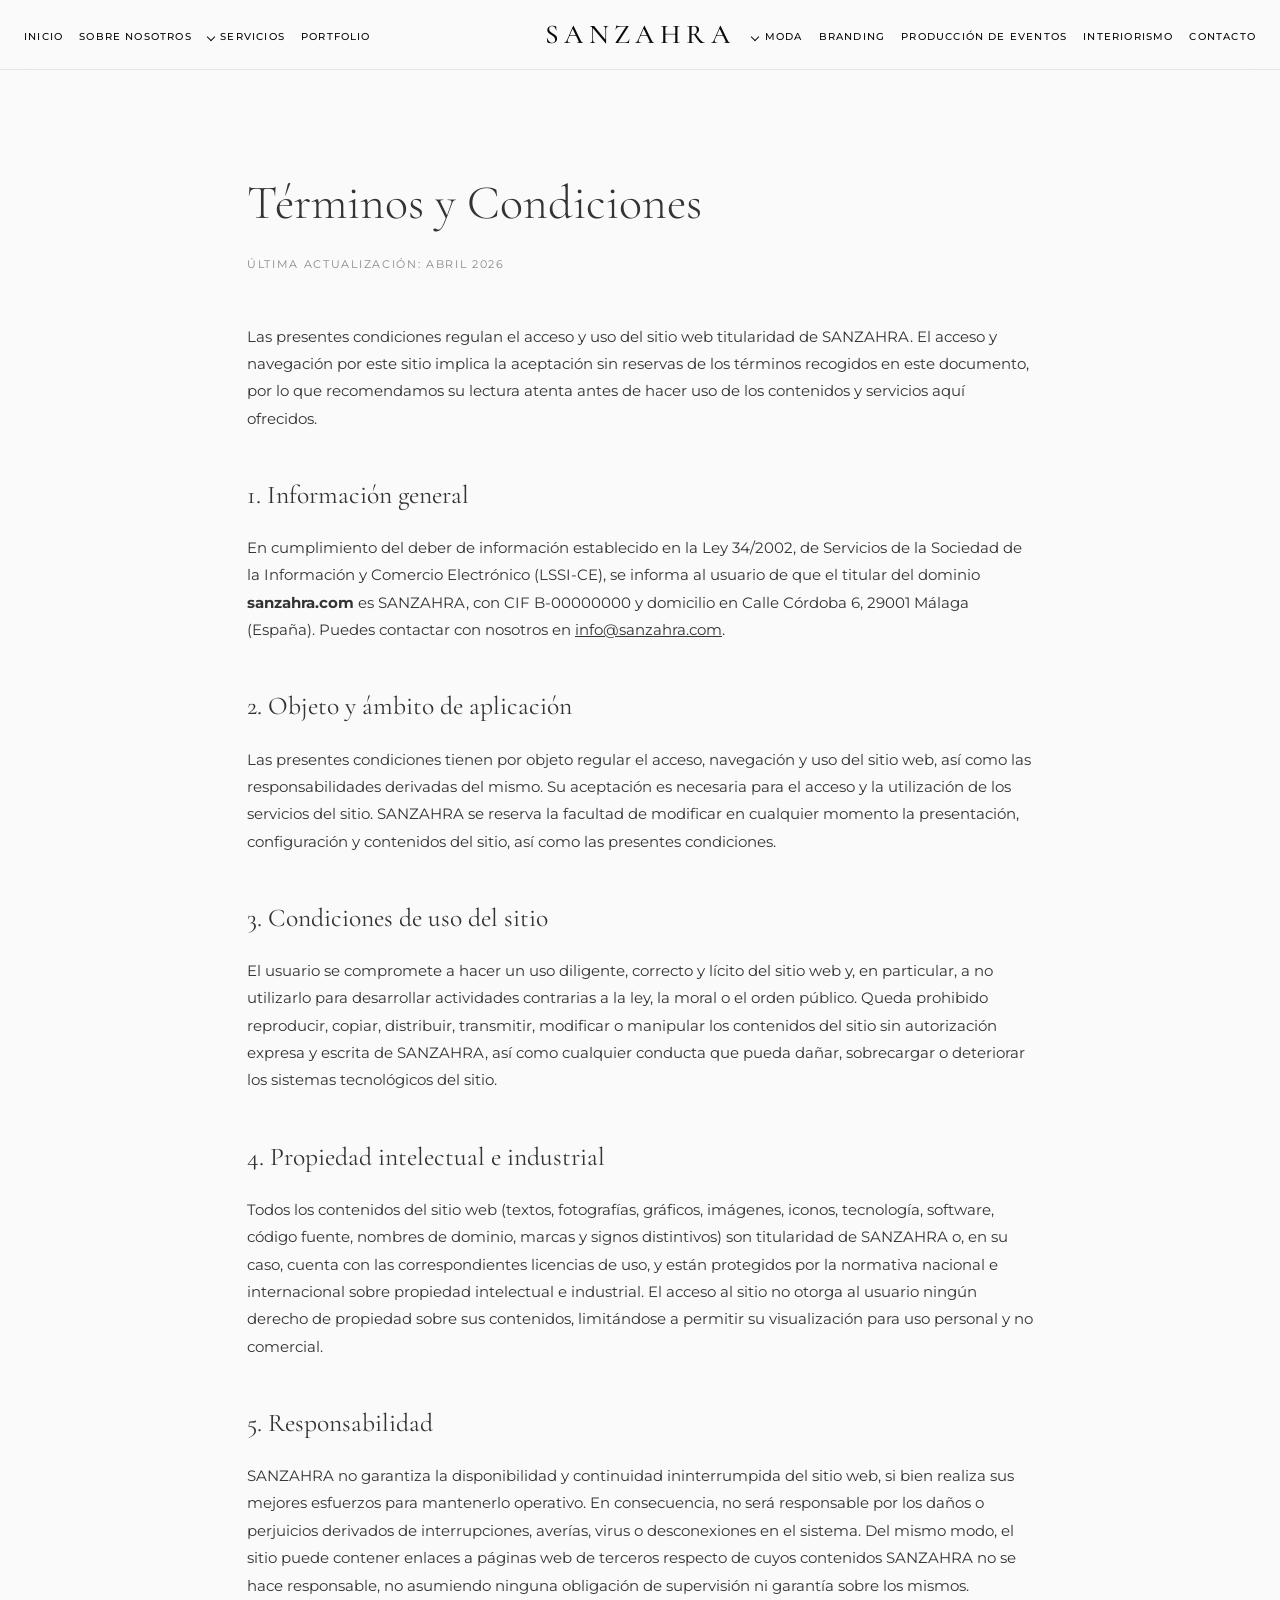
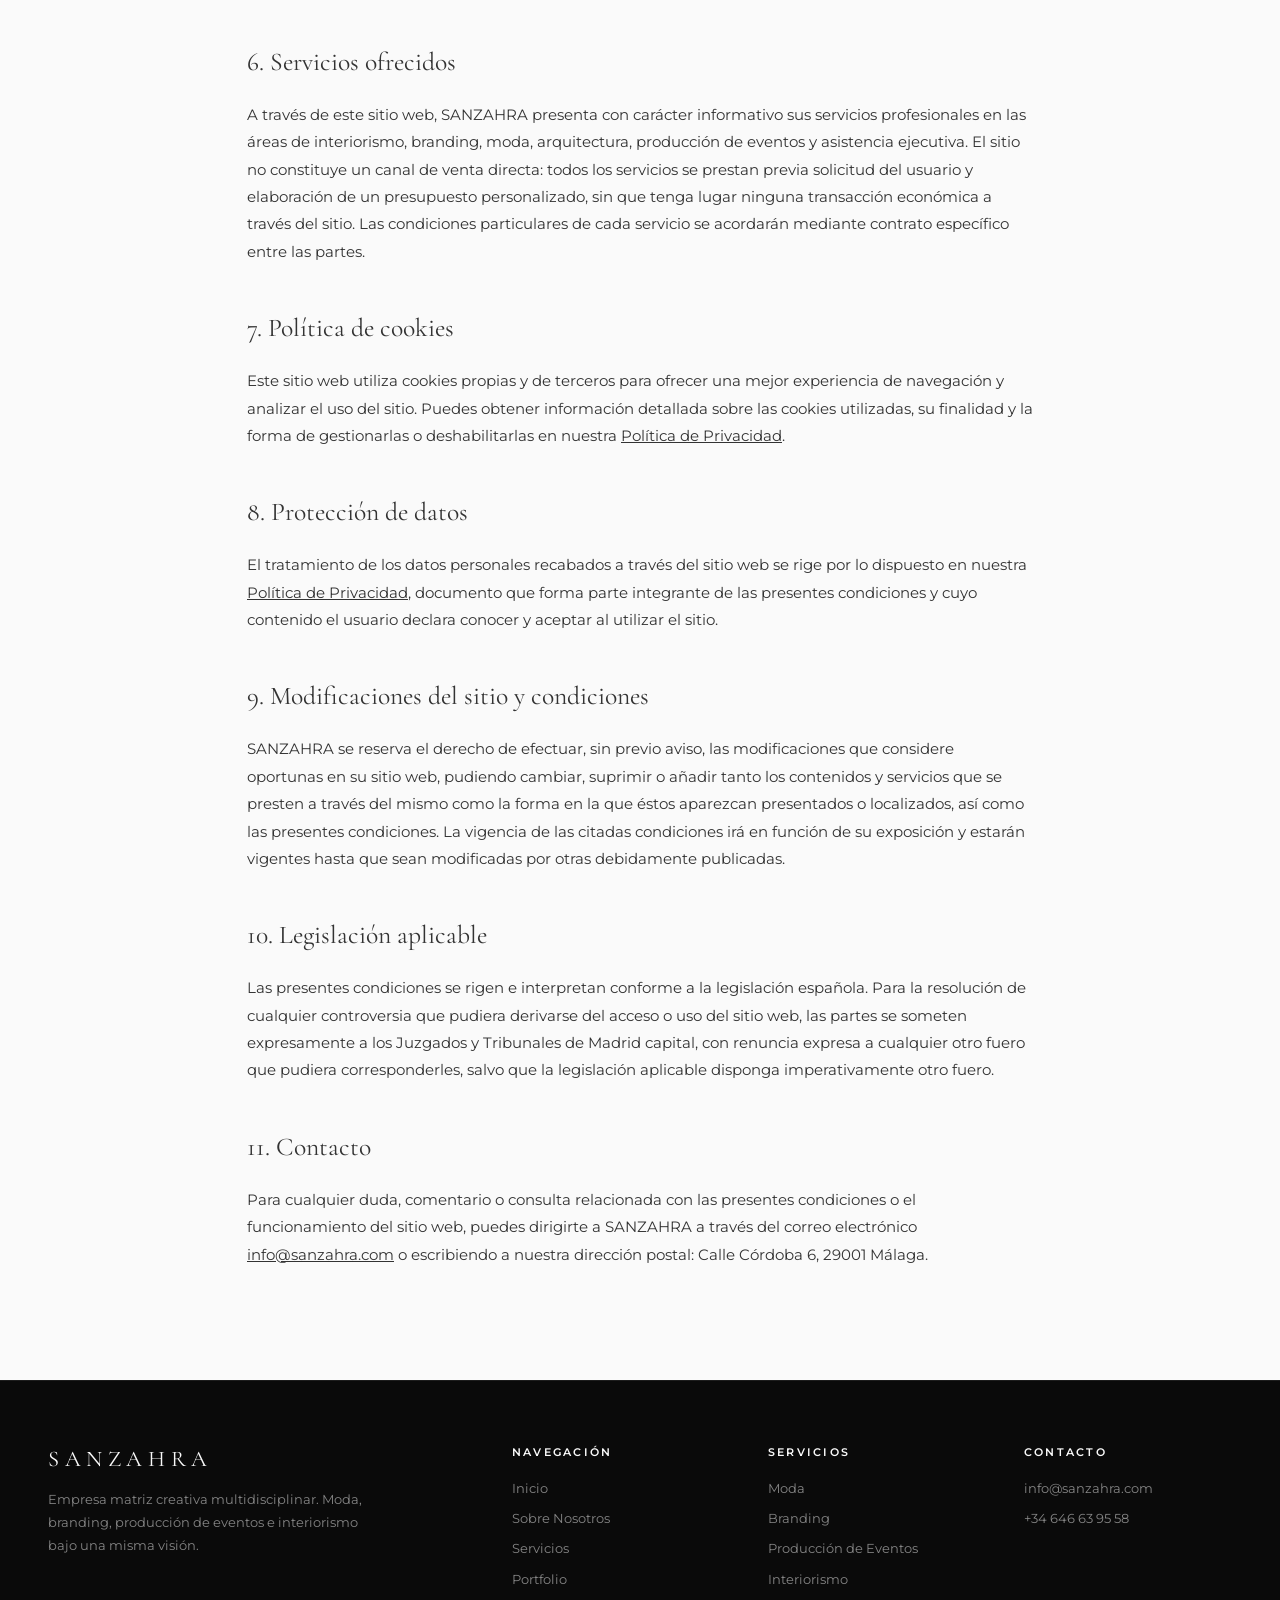
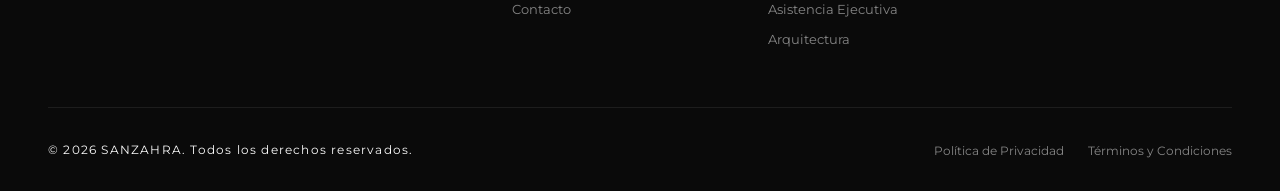
<file: terminos-condiciones.html>
<!DOCTYPE html>
<html lang="es">
<head>
  <meta charset="UTF-8" />
  <meta name="viewport" content="width=device-width, initial-scale=1.0" />
  <meta name="description" content="T&eacute;rminos y Condiciones de uso del sitio web de SANZAHRA. Condiciones generales, propiedad intelectual y legislaci&oacute;n aplicable." />
  <title>T&eacute;rminos y Condiciones — SANZAHRA</title>
  <link rel="icon" type="image/svg+xml" href="assets/favicon.svg" />
  <link rel="preconnect" href="https://fonts.googleapis.com" />
  <link rel="preconnect" href="https://fonts.gstatic.com" crossorigin />
  <link href="https://fonts.googleapis.com/css2?family=Cormorant+Garamond:ital,wght@0,300;0,400;0,500;0,600;1,300;1,400&family=Montserrat:wght@300;400;500;600&display=swap" rel="stylesheet" />
  <link rel="stylesheet" href="assets/style.css" />
</head>
<body>

  <div id="loader"><span>SANZAHRA</span></div>

            <nav id="mainNav" data-transparent="false">
    <ul class="nav-links nav-links-left">
      <li><a href="index.html">Inicio</a></li>
      <li><a href="sobre-nosotros.html">Sobre Nosotros</a></li>
      <li class="has-dropdown">
        <a href="servicios.html" class="dropdown-toggle">Servicios</a>
        <ul class="dropdown">
          <li><a href="servicios.html">Ver todos</a></li>
          <li><a href="moda.html">Moda</a></li>
          <li><a href="branding.html">Branding</a></li>
          <li><a href="event-producer.html">Producci&oacute;n de Eventos</a></li>
          <li><a href="interiorismo.html">Interiorismo</a></li>
          <li><a href="asistencia-ejecutiva.html">Asistencia Ejecutiva</a></li>
          <li><a href="arquitectura.html">Arquitectura</a></li>
        </ul>
      </li>
      <li><a href="portfolio.html">Portfolio</a></li>
    </ul>
    <a href="index.html" class="logo">SANZAHRA</a>
    <ul class="nav-links nav-links-right">
      <li class="has-dropdown">
        <a href="moda.html" class="dropdown-toggle">Moda</a>
        <ul class="dropdown">
          <li><a href="moda.html#marcas-propias">Marcas propias</a></li>
          <li><a href="moda.html#colaboraciones">Colaboraciones</a></li>
          <li><a href="moda.html#talento">Talento</a></li>
          <li><a href="moda.html#identidad">Identidad de marcas</a></li>
        </ul>
      </li>
      <li><a href="branding.html">Branding</a></li>
      <li><a href="event-producer.html">Producci&oacute;n de Eventos</a></li>
      <li><a href="interiorismo.html">Interiorismo</a></li>
      <li><a href="contacto.html">Contacto</a></li>
    </ul>
    <div class="hamburger" id="hamburger"><span></span><span></span><span></span></div>
  </nav>

        <div class="mobile-menu" id="mobileMenu">
    <a href="index.html">Inicio</a>
    <a href="sobre-nosotros.html">Sobre Nosotros</a>
    <a href="servicios.html">Servicios</a>
    <a href="portfolio.html">Portfolio</a>
    <a href="moda.html">Moda</a>
    <a href="branding.html">Branding</a>
    <a href="event-producer.html">Producci&oacute;n de Eventos</a>
    <a href="interiorismo.html">Interiorismo</a>
    <a href="asistencia-ejecutiva.html">Asistencia Ejecutiva</a>
    <a href="arquitectura.html">Arquitectura</a>
    <a href="contacto.html">Contacto</a>
  </div>

  <main class="legal">
    <h1>T&eacute;rminos y Condiciones</h1>
    <p class="legal-meta">&Uacute;ltima actualizaci&oacute;n: Abril 2026</p>

    <p>Las presentes condiciones regulan el acceso y uso del sitio web titularidad de SANZAHRA. El acceso y navegaci&oacute;n por este sitio implica la aceptaci&oacute;n sin reservas de los t&eacute;rminos recogidos en este documento, por lo que recomendamos su lectura atenta antes de hacer uso de los contenidos y servicios aqu&iacute; ofrecidos.</p>

    <h2>1. Informaci&oacute;n general</h2>
    <p>En cumplimiento del deber de informaci&oacute;n establecido en la Ley 34/2002, de Servicios de la Sociedad de la Informaci&oacute;n y Comercio Electr&oacute;nico (LSSI-CE), se informa al usuario de que el titular del dominio <strong>sanzahra.com</strong> es SANZAHRA, con CIF B-00000000 y domicilio en Calle C&oacute;rdoba 6, 29001 M&aacute;laga (Espa&ntilde;a). Puedes contactar con nosotros en <a href="mailto:info@sanzahra.com">info@sanzahra.com</a>.</p>

    <h2>2. Objeto y &aacute;mbito de aplicaci&oacute;n</h2>
    <p>Las presentes condiciones tienen por objeto regular el acceso, navegaci&oacute;n y uso del sitio web, as&iacute; como las responsabilidades derivadas del mismo. Su aceptaci&oacute;n es necesaria para el acceso y la utilizaci&oacute;n de los servicios del sitio. SANZAHRA se reserva la facultad de modificar en cualquier momento la presentaci&oacute;n, configuraci&oacute;n y contenidos del sitio, as&iacute; como las presentes condiciones.</p>

    <h2>3. Condiciones de uso del sitio</h2>
    <p>El usuario se compromete a hacer un uso diligente, correcto y l&iacute;cito del sitio web y, en particular, a no utilizarlo para desarrollar actividades contrarias a la ley, la moral o el orden p&uacute;blico. Queda prohibido reproducir, copiar, distribuir, transmitir, modificar o manipular los contenidos del sitio sin autorizaci&oacute;n expresa y escrita de SANZAHRA, as&iacute; como cualquier conducta que pueda da&ntilde;ar, sobrecargar o deteriorar los sistemas tecnol&oacute;gicos del sitio.</p>

    <h2>4. Propiedad intelectual e industrial</h2>
    <p>Todos los contenidos del sitio web (textos, fotograf&iacute;as, gr&aacute;ficos, im&aacute;genes, iconos, tecnolog&iacute;a, software, c&oacute;digo fuente, nombres de dominio, marcas y signos distintivos) son titularidad de SANZAHRA o, en su caso, cuenta con las correspondientes licencias de uso, y est&aacute;n protegidos por la normativa nacional e internacional sobre propiedad intelectual e industrial. El acceso al sitio no otorga al usuario ning&uacute;n derecho de propiedad sobre sus contenidos, limit&aacute;ndose a permitir su visualizaci&oacute;n para uso personal y no comercial.</p>

    <h2>5. Responsabilidad</h2>
    <p>SANZAHRA no garantiza la disponibilidad y continuidad ininterrumpida del sitio web, si bien realiza sus mejores esfuerzos para mantenerlo operativo. En consecuencia, no ser&aacute; responsable por los da&ntilde;os o perjuicios derivados de interrupciones, aver&iacute;as, virus o desconexiones en el sistema. Del mismo modo, el sitio puede contener enlaces a p&aacute;ginas web de terceros respecto de cuyos contenidos SANZAHRA no se hace responsable, no asumiendo ninguna obligaci&oacute;n de supervisi&oacute;n ni garant&iacute;a sobre los mismos.</p>

    <h2>6. Servicios ofrecidos</h2>
    <p>A trav&eacute;s de este sitio web, SANZAHRA presenta con car&aacute;cter informativo sus servicios profesionales en las &aacute;reas de interiorismo, branding, moda, arquitectura, producci&oacute;n de eventos y asistencia ejecutiva. El sitio no constituye un canal de venta directa: todos los servicios se prestan previa solicitud del usuario y elaboraci&oacute;n de un presupuesto personalizado, sin que tenga lugar ninguna transacci&oacute;n econ&oacute;mica a trav&eacute;s del sitio. Las condiciones particulares de cada servicio se acordar&aacute;n mediante contrato espec&iacute;fico entre las partes.</p>

    <h2>7. Pol&iacute;tica de cookies</h2>
    <p>Este sitio web utiliza cookies propias y de terceros para ofrecer una mejor experiencia de navegaci&oacute;n y analizar el uso del sitio. Puedes obtener informaci&oacute;n detallada sobre las cookies utilizadas, su finalidad y la forma de gestionarlas o deshabilitarlas en nuestra <a href="politica-privacidad.html">Pol&iacute;tica de Privacidad</a>.</p>

    <h2>8. Protecci&oacute;n de datos</h2>
    <p>El tratamiento de los datos personales recabados a trav&eacute;s del sitio web se rige por lo dispuesto en nuestra <a href="politica-privacidad.html">Pol&iacute;tica de Privacidad</a>, documento que forma parte integrante de las presentes condiciones y cuyo contenido el usuario declara conocer y aceptar al utilizar el sitio.</p>

    <h2>9. Modificaciones del sitio y condiciones</h2>
    <p>SANZAHRA se reserva el derecho de efectuar, sin previo aviso, las modificaciones que considere oportunas en su sitio web, pudiendo cambiar, suprimir o a&ntilde;adir tanto los contenidos y servicios que se presten a trav&eacute;s del mismo como la forma en la que &eacute;stos aparezcan presentados o localizados, as&iacute; como las presentes condiciones. La vigencia de las citadas condiciones ir&aacute; en funci&oacute;n de su exposici&oacute;n y estar&aacute;n vigentes hasta que sean modificadas por otras debidamente publicadas.</p>

    <h2>10. Legislaci&oacute;n aplicable</h2>
    <p>Las presentes condiciones se rigen e interpretan conforme a la legislaci&oacute;n espa&ntilde;ola. Para la resoluci&oacute;n de cualquier controversia que pudiera derivarse del acceso o uso del sitio web, las partes se someten expresamente a los Juzgados y Tribunales de Madrid capital, con renuncia expresa a cualquier otro fuero que pudiera corresponderles, salvo que la legislaci&oacute;n aplicable disponga imperativamente otro fuero.</p>

    <h2>11. Contacto</h2>
    <p>Para cualquier duda, comentario o consulta relacionada con las presentes condiciones o el funcionamiento del sitio web, puedes dirigirte a SANZAHRA a trav&eacute;s del correo electr&oacute;nico <a href="mailto:info@sanzahra.com">info@sanzahra.com</a> o escribiendo a nuestra direcci&oacute;n postal: Calle C&oacute;rdoba 6, 29001 M&aacute;laga.</p>
  </main>

  <footer>
    <div class="footer-top">
      <div class="footer-brand">
        <span class="footer-logo">SANZAHRA</span>
        <p>Empresa matriz creativa multidisciplinar. Moda, branding, producci&oacute;n de eventos e interiorismo bajo una misma visi&oacute;n.</p>
      </div>
      <div class="footer-col"><h5>Navegaci&oacute;n</h5><ul><li><a href="index.html">Inicio</a></li><li><a href="sobre-nosotros.html">Sobre Nosotros</a></li><li><a href="servicios.html">Servicios</a></li><li><a href="portfolio.html">Portfolio</a></li><li><a href="contacto.html">Contacto</a></li></ul></div>
      <div class="footer-col"><h5>Servicios</h5><ul><li><a href="moda.html">Moda</a></li><li><a href="branding.html">Branding</a></li><li><a href="event-producer.html">Producci&oacute;n de Eventos</a></li><li><a href="interiorismo.html">Interiorismo</a></li><li><a href="asistencia-ejecutiva.html">Asistencia Ejecutiva</a></li><li><a href="arquitectura.html">Arquitectura</a></li></ul></div>
      <div class="footer-col"><h5>Contacto</h5><ul><li><a href="mailto:info@sanzahra.com">info@sanzahra.com</a></li><li><a href="tel:+34646639558">+34 646 63 95 58</a></li></ul></div>
    </div>
    <div class="footer-bottom">
      <p>&copy; 2026 SANZAHRA. Todos los derechos reservados.</p>
      <ul class="footer-links"><li><a href="politica-privacidad.html">Pol&iacute;tica de Privacidad</a></li><li><a href="terminos-condiciones.html">T&eacute;rminos y Condiciones</a></li></ul>
    </div>
  </footer>

  <div id="cookieBanner" role="dialog" aria-label="Aviso de cookies">
    <h4 class="cookie-title">Utilizamos cookies</h4>
    <p class="cookie-text">Usamos cookies para mejorar tu experiencia, analizar el tr&aacute;fico y personalizar contenido. Puedes aceptar todas o rechazarlas. M&aacute;s informaci&oacute;n en nuestra <a href="politica-privacidad.html">pol&iacute;tica de privacidad</a>.</p>
    <div class="cookie-actions">
      <button class="accept" data-cookie-action="accepted">Aceptar</button>
      <button class="reject" data-cookie-action="rejected">Rechazar</button>
    </div>
  </div>

  <script src="assets/script.js"></script>
</body>
</html>
</file>
<file: assets/style.css>
/* ═══════════════════════════════════════════════════════
   SANZAHRA — Stylesheet principal
═══════════════════════════════════════════════════════ */

*, *::before, *::after { margin: 0; padding: 0; box-sizing: border-box; }

:root {
  --black: #0a0a0a;
  --white: #fafafa;
  --gray: #888;
  --light-gray: #e5e5e5;
  --cream: #f7f5f2;
  --serif: 'Cormorant Garamond', Georgia, serif;
  --sans: 'Montserrat', Helvetica, Arial, sans-serif;
}

html { scroll-behavior: smooth; font-size: 16px; }

body {
  font-family: var(--sans);
  background: var(--white);
  color: var(--black);
  overflow-x: hidden;
  -webkit-font-smoothing: antialiased;
}

img { max-width: 100%; display: block; }
a { color: inherit; }


/* ── LOADER ── */
#loader {
  position: fixed; inset: 0; z-index: 9999;
  background: var(--black);
  display: flex; align-items: center; justify-content: center;
  transition: opacity .8s ease, visibility .8s ease;
}
#loader.hide { opacity: 0; visibility: hidden; pointer-events: none; }
#loader span {
  font-family: var(--serif);
  font-size: clamp(2rem, 5vw, 4rem);
  color: var(--white);
  letter-spacing: .35em;
  animation: loaderPulse 1.6s ease-in-out infinite;
}
@keyframes loaderPulse { 0%,100%{opacity:.3} 50%{opacity:1} }

/* ── NAV ── */
nav#mainNav {
  position: fixed; top: 0; left: 0; width: 100%; z-index: 100;
  padding: 1.5rem 3rem;
  display: grid;
  grid-template-columns: 1fr auto 1fr;
  align-items: center;
  transition: background .4s, backdrop-filter .4s, padding .4s;
}
nav.scrolled,
nav.solid {
  background: rgba(250,250,250,.85);
  backdrop-filter: blur(12px);
  padding: 1rem 3rem;
  border-bottom: 1px solid var(--light-gray);
}
nav .logo {
  grid-column: 2;
  font-family: var(--serif);
  font-size: 2.4rem;
  font-weight: 500;
  letter-spacing: .25em;
  color: var(--white);
  text-decoration: none;
  transition: color .4s, font-size .4s;
  text-align: center;
  line-height: 1;
  white-space: nowrap;
}
/* En el inicio el logo se mantiene más discreto */
body.is-home nav .logo { font-size: 2rem; letter-spacing: .22em; }
nav.scrolled .logo,
nav.solid .logo { font-size: 1.7rem; letter-spacing: .2em; }
body.is-home nav.scrolled .logo { font-size: 1.6rem; }
@media (max-width: 900px) {
  nav .logo { font-size: 1.8rem; }
  body.is-home nav .logo { font-size: 1.5rem; }
}
nav.scrolled .logo,
nav.solid .logo { color: var(--black); }

.nav-links { display: flex; gap: 1.4rem; list-style: none; flex-wrap: nowrap; }
.nav-links-left { grid-column: 1; justify-self: start; }
.nav-links-right { grid-column: 3; justify-self: end; }
.nav-links a {
  font-size: .68rem;
  white-space: nowrap;
  font-weight: 500;
  letter-spacing: .15em;
  text-transform: uppercase;
  color: rgba(255,255,255,.85);
  text-decoration: none;
  position: relative;
  transition: color .3s;
}
nav.scrolled .nav-links a,
nav.solid .nav-links a { color: var(--black); }
.nav-links a::after {
  content: ''; position: absolute; bottom: -4px; left: 0;
  width: 0; height: 1px; background: currentColor;
  transition: width .3s;
}
.nav-links a:hover::after,
.nav-links a.active::after { width: 100%; }

/* Dropdown */
.nav-links li.has-dropdown { position: relative; }
.nav-links .dropdown {
  position: absolute; top: calc(100% + 1rem); left: 50%; transform: translateX(-50%) translateY(-10px);
  background: rgba(10,10,10,.96); backdrop-filter: blur(14px);
  min-width: 240px; padding: 1.2rem 0;
  list-style: none; opacity: 0; visibility: hidden;
  transition: opacity .25s ease, visibility .25s ease, transform .25s ease;
  border: 1px solid rgba(255,255,255,.08);
  box-shadow: 0 20px 50px rgba(0,0,0,.35);
}
nav.scrolled .nav-links .dropdown,
nav.solid .nav-links .dropdown {
  background: rgba(255,255,255,.97);
  border-color: var(--light-gray);
}
.nav-links .dropdown li { display: block; }
.nav-links .dropdown a {
  display: block; padding: .7rem 1.8rem; font-size: .7rem;
  color: rgba(255,255,255,.85); white-space: nowrap; letter-spacing: .12em;
}
nav.scrolled .nav-links .dropdown a,
nav.solid .nav-links .dropdown a { color: var(--black); }
.nav-links .dropdown a::after { display: none; }
.nav-links .dropdown a:hover { background: rgba(255,255,255,.06); color: var(--white); }
nav.scrolled .nav-links .dropdown a:hover,
nav.solid .nav-links .dropdown a:hover { background: #f1f1f1; color: var(--black); }
.nav-links li.has-dropdown:hover .dropdown {
  opacity: 1; visibility: visible; transform: translateX(-50%) translateY(0);
}
.nav-links .dropdown-toggle::before {
  content: ''; display: inline-block; width: 6px; height: 6px;
  border-right: 1px solid currentColor; border-bottom: 1px solid currentColor;
  transform: rotate(45deg); margin-right: .4rem;
  transition: transform .25s;
}
.nav-links li.has-dropdown:hover .dropdown-toggle::before {
  transform: rotate(225deg);
}

/* hamburger */
.hamburger { display: none; flex-direction: column; gap: 5px; cursor: pointer; z-index: 200; grid-column: 3; justify-self: end; }
.hamburger span { width: 24px; height: 1.5px; background: var(--white); transition: all .3s; }
nav.scrolled .hamburger span,
nav.solid .hamburger span { background: var(--black); }
.hamburger.open span:nth-child(1) { transform: rotate(45deg) translate(5px,5px); }
.hamburger.open span:nth-child(2) { opacity: 0; }
.hamburger.open span:nth-child(3) { transform: rotate(-45deg) translate(4px,-4px); }

/* mobile menu */
.mobile-menu {
  position: fixed; inset: 0; z-index: 150;
  background: var(--black);
  display: flex; flex-direction: column; align-items: center; justify-content: center; gap: 1.5rem;
  opacity: 0; visibility: hidden; transition: all .4s;
}
.mobile-menu.open { opacity: 1; visibility: visible; }
.mobile-menu a {
  font-family: var(--serif); font-size: 1.5rem; color: var(--white);
  text-decoration: none; letter-spacing: .1em;
  opacity: 0; transform: translateY(20px); transition: opacity .4s, transform .4s;
}
.mobile-menu.open a { opacity: 1; transform: translateY(0); }
.mobile-menu-close {
  position: absolute; top: 1.5rem; right: 1.5rem;
  background: none; border: none; cursor: pointer;
  color: var(--white); font-size: 1.5rem; line-height: 1;
  padding: .5rem; opacity: .7; transition: opacity .2s;
}
.mobile-menu-close:hover { opacity: 1; }

/* ── HERO SLIDER ── */
.hero-slider { position: absolute; inset: 0; overflow: hidden; }
.hero-slide {
  position: absolute; inset: 0;
  background-size: cover; background-position: center;
  opacity: 0; transition: opacity .5s ease;
}
.hero-slide.active { opacity: 1; }
.hero-slide::before {
  content: ''; position: absolute; inset: 0;
  background: rgba(0,0,0,.5);
}
.hero-slider-dots {
  position: absolute; bottom: 2.5rem; left: 50%; transform: translateX(-50%);
  display: flex; gap: .6rem; z-index: 3;
}
.hero-slider-dot {
  width: 28px; height: 2px; background: rgba(255,255,255,.3);
  cursor: pointer; transition: background .3s;
  border: none; padding: 0;
}
.hero-slider-dot.active { background: var(--white); }
.hero-slide-label {
  position: absolute; bottom: 5rem; left: 50%; transform: translateX(-50%);
  font-size: .65rem; font-weight: 500; letter-spacing: .4em;
  text-transform: uppercase; color: rgba(255,255,255,.8);
  z-index: 3; transition: opacity .6s;
}

/* ── LIGHTBOX ── */
#lightbox {
  position: fixed; inset: 0; z-index: 9500;
  background: rgba(0,0,0,.93);
  display: none; align-items: center; justify-content: center;
  opacity: 0; transition: opacity .3s;
}
#lightbox.open { display: flex; opacity: 1; }
#lightbox img {
  max-width: 90vw; max-height: 85vh;
  object-fit: contain;
  box-shadow: 0 20px 60px rgba(0,0,0,.5);
}
.lightbox-close, .lightbox-prev, .lightbox-next {
  position: absolute; z-index: 1;
  background: transparent; border: 1px solid rgba(255,255,255,.3);
  color: var(--white); width: 48px; height: 48px;
  display: flex; align-items: center; justify-content: center;
  cursor: pointer; font-size: 1.1rem; transition: all .3s;
}
.lightbox-close:hover, .lightbox-prev:hover, .lightbox-next:hover {
  background: rgba(255,255,255,.1); border-color: var(--white);
}
.lightbox-close { top: 2rem; right: 2rem; }
.lightbox-prev { left: 2rem; top: 50%; transform: translateY(-50%); }
.lightbox-next { right: 2rem; top: 50%; transform: translateY(-50%); }
.lightbox-caption {
  position: absolute; bottom: 2rem; left: 50%; transform: translateX(-50%);
  color: rgba(255,255,255,.7); font-size: .75rem; letter-spacing: .2em;
  text-transform: uppercase; text-align: center;
}
.masonry-item, .portfolio-item { cursor: zoom-in; }

/* ── HERO (home) ── */
.hero {
  position: relative; height: 100vh; width: 100%;
  display: flex; align-items: center; justify-content: center;
  background: var(--black); overflow: hidden;
}
.hero-bg {
  position: absolute; inset: 0;
  background-size: cover; background-position: center; background-repeat: no-repeat;
}
.hero-bg::before {
  content: ''; position: absolute; inset: 0;
  background: rgba(0,0,0,.5);
}
.hero-content {
  position: relative; z-index: 3; text-align: center;
  animation: heroFadeIn 1.5s ease .5s both;
  padding: 0 1.5rem;
}
@keyframes heroFadeIn { from{opacity:0;transform:translateY(30px)} to{opacity:1;transform:translateY(0)} }
.hero h1 {
  font-family: var(--serif); font-size: clamp(3rem, 8vw, 7rem); font-weight: 300;
  color: var(--white); letter-spacing: .3em; margin-bottom: 1.5rem;
}
.hero p {
  font-size: .75rem; font-weight: 400; letter-spacing: .3em; text-transform: uppercase;
  color: rgba(255,255,255,.6); margin-bottom: 3rem;
}
.hero-line { width: 60px; height: 1px; background: rgba(255,255,255,.3); margin: 0 auto 2rem; }
.hero-scroll { position: absolute; bottom: 3rem; left: 50%; transform: translateX(-50%); z-index: 2; }
.hero-scroll span {
  display: block; width: 1px; height: 50px;
  background: linear-gradient(to bottom, rgba(255,255,255,.5), transparent);
  animation: scrollLine 2s ease-in-out infinite;
}
@keyframes scrollLine { 0%{transform:scaleY(0);transform-origin:top} 50%{transform:scaleY(1);transform-origin:top} 51%{transform-origin:bottom} 100%{transform:scaleY(0);transform-origin:bottom} }

/* ── ABOUT HERO con fondo neutro + logo ── */
.about-hero .about-hero-bg {
  position: absolute; inset: 0;
  background: linear-gradient(135deg, #1a1a1a 0%, #0a0a0a 40%, #141414 100%);
}
.about-hero .about-hero-bg::before {
  content: ''; position: absolute; inset: 0;
  background-image:
    radial-gradient(circle at 20% 20%, rgba(255,255,255,.04) 0, transparent 40%),
    radial-gradient(circle at 80% 80%, rgba(255,255,255,.03) 0, transparent 40%);
}
.about-brand {
  font-family: var(--serif);
  font-size: clamp(3.5rem, 9vw, 7rem);
  font-weight: 300;
  color: var(--white);
  letter-spacing: .25em;
  margin: 1.5rem 0;
  text-align: center;
}

/* ── EQUIPO con emoticonos/iniciales ── */
.team-card .team-photo.avatar-style {
  background: linear-gradient(135deg, #f5f1ea, #e8dfd1);
  display: flex; align-items: center; justify-content: center;
  font-family: var(--serif); font-size: 4.5rem; font-weight: 300;
  color: rgba(0,0,0,.5);
}
.team-card .team-emoji {
  font-size: 4rem; opacity: .6;
}

/* ── PARTNER SECTION ── */
.partner-section {
  background: var(--black);
  padding: 6rem 3rem;
}
.partner-card {
  max-width: 900px; margin: 0 auto; text-align: center;
  padding: 4rem 2rem; border: 1px solid rgba(255,255,255,.1);
}
.partner-desc {
  color: rgba(255,255,255,.7); line-height: 1.85; font-size: .95rem;
  max-width: 620px; margin: 0 auto 2.5rem;
}
.partner-desc strong { color: var(--white); font-weight: 500; }

/* ── LA FLORECILLA MODAL ── */
.cs-btn {
  display: inline-block;
  background: var(--white); color: var(--black);
  border: 1px solid var(--white);
  padding: 1rem 2.5rem;
  font-family: var(--sans); font-size: .72rem; font-weight: 500;
  letter-spacing: .3em; text-transform: uppercase;
  cursor: pointer; margin-top: 1.5rem;
  transition: all .3s;
}
.cs-btn:hover { background: transparent; color: var(--white); }

.fl-modal {
  position: fixed; inset: 0; z-index: 9600;
  display: none; align-items: center; justify-content: center;
  background: rgba(0,0,0,.92); backdrop-filter: blur(8px);
  opacity: 0; transition: opacity .4s ease;
  padding: 0;
}
.fl-modal.open { display: flex; opacity: 1; }
.fl-modal-inner {
  position: relative; width: 100vw; height: 100vh;
  overflow: hidden;
}
.fl-modal-bg {
  position: absolute; inset: 0;
  background-size: cover; background-position: center;
  animation: flZoom 8s ease-out infinite alternate;
}
@keyframes flZoom { from { transform: scale(1); } to { transform: scale(1.08); } }
.fl-modal-bg::after {
  content: ''; position: absolute; inset: 0;
  background: linear-gradient(to bottom, rgba(0,0,0,.2) 0%, rgba(0,0,0,.55) 70%, rgba(0,0,0,.8) 100%);
}
.fl-modal-content {
  position: absolute; inset: 0; z-index: 2;
  display: flex; flex-direction: column; align-items: center; justify-content: center;
  text-align: center; color: var(--white); padding: 2rem;
}
.fl-brand {
  font-family: var(--serif); font-size: clamp(1.4rem, 3vw, 2.2rem);
  font-weight: 300; letter-spacing: .15em;
  margin-bottom: 2rem;
  opacity: .9;
}
.fl-title {
  font-family: var(--serif);
  font-size: clamp(4rem, 12vw, 9rem);
  font-weight: 300; letter-spacing: .2em;
  line-height: .95;
  margin-bottom: 2.5rem;
}
.fl-sub {
  font-size: .95rem; letter-spacing: .1em; line-height: 1.8;
  color: rgba(255,255,255,.8); max-width: 480px;
}
.fl-close {
  position: absolute; top: 2rem; right: 2rem; z-index: 9602;
  background: transparent; border: 1px solid rgba(255,255,255,.3);
  color: var(--white); width: 48px; height: 48px;
  font-size: 1.5rem; cursor: pointer; line-height: 1;
  display: flex; align-items: center; justify-content: center;
  transition: all .3s;
}
.fl-close:hover { background: rgba(255,255,255,.1); border-color: var(--white); }
@media (max-width: 700px) {
  .fl-close { top: 1rem; right: 1rem; }
}

/* ── MODA: Coming Soon cards ── */
.coming-soon-card {
  position: relative; padding: 4rem 2rem;
  background: var(--black); color: var(--white);
  text-align: center; border: 1px solid rgba(255,255,255,.08);
}
.coming-soon-card .cs-logo {
  font-family: var(--serif); font-size: 2.5rem; font-weight: 300;
  letter-spacing: .1em; margin-bottom: 1.5rem;
}
.coming-soon-card .cs-badge {
  display: inline-block; padding: .4rem 1.2rem;
  border: 1px solid rgba(255,255,255,.3);
  font-size: .65rem; letter-spacing: .25em; text-transform: uppercase;
  color: rgba(255,255,255,.6); margin-top: 1rem;
}
.coming-soon-card .cs-desc {
  color: rgba(255,255,255,.6); margin-top: 1rem;
  max-width: 500px; margin-left: auto; margin-right: auto;
  line-height: 1.7; font-size: .9rem;
}

/* ── PAGE HERO (subpáginas) ── */
.page-hero {
  position: relative; min-height: 75vh; width: 100%;
  display: flex; align-items: flex-end; justify-content: center;
  background: var(--black); overflow: hidden;
  padding: 14rem 2rem 5rem;
}
.page-hero .hero-bg::before { background: rgba(0,0,0,.55); }
.page-hero-content { position: relative; z-index: 2; text-align: center; max-width: 800px; }
.page-hero .kicker {
  font-size: .7rem; font-weight: 500; letter-spacing: .3em;
  text-transform: uppercase; color: rgba(255,255,255,.5); margin-bottom: 1rem;
}
.page-hero h1 {
  font-family: var(--serif); font-size: clamp(2.5rem, 6vw, 5rem);
  font-weight: 300; color: var(--white); letter-spacing: .15em;
  margin-bottom: 1.5rem; line-height: 1.1;
}
.page-hero .subtitle {
  font-size: 1rem; font-weight: 300; color: rgba(255,255,255,.7);
  max-width: 600px; margin: 0 auto; line-height: 1.7;
}

/* ── BREADCRUMB ── */
.breadcrumb {
  padding: 2rem 3rem 0;
  font-size: .7rem; letter-spacing: .15em; text-transform: uppercase;
  color: var(--gray);
}
.breadcrumb a { color: var(--gray); text-decoration: none; transition: color .3s; }
.breadcrumb a:hover { color: var(--black); }
.breadcrumb span { margin: 0 .5rem; opacity: .5; }

/* ── SECTIONS BASE ── */
section { padding: 5rem 3rem; }
.container { max-width: 1200px; margin: 0 auto; }
.container-wide { max-width: 1400px; margin: 0 auto; }
.section-label {
  font-size: .65rem; font-weight: 500; letter-spacing: .3em;
  text-transform: uppercase; color: var(--gray); margin-bottom: 1rem;
}
.section-title {
  font-family: var(--serif); font-size: clamp(2rem, 4vw, 3.5rem);
  font-weight: 300; line-height: 1.2; margin-bottom: 2rem;
}
.section-text { font-size: .95rem; line-height: 1.8; color: #444; max-width: 650px; }
.section-text + .section-text { margin-top: 1.5rem; }

/* reveal */
.reveal { opacity: 0; transform: translateY(40px); transition: opacity .8s ease, transform .8s ease; }
.reveal.visible { opacity: 1; transform: translateY(0); }

/* ── BUTTONS ── */
.btn {
  display: inline-block;
  background: transparent;
  border: 1px solid var(--black);
  color: var(--black);
  padding: .9rem 2.5rem;
  font-family: var(--sans);
  font-size: .7rem;
  font-weight: 500;
  letter-spacing: .25em;
  text-transform: uppercase;
  cursor: pointer;
  text-decoration: none;
  transition: all .3s;
}
.btn:hover { background: var(--black); color: var(--white); }
.btn-dark { background: var(--black); color: var(--white); border-color: var(--black); }
.btn-dark:hover { background: transparent; color: var(--black); }
.btn-light {
  border-color: var(--white); color: var(--white);
}
.btn-light:hover { background: var(--white); color: var(--black); }

/* ── MARQUEE ── */
.marquee-container {
  overflow: hidden; padding: 2.5rem 0;
  border-top: 1px solid var(--light-gray); border-bottom: 1px solid var(--light-gray);
}
.marquee { display: flex; width: max-content; animation: marquee 25s linear infinite; }
@keyframes marquee { 0%{transform:translateX(0)} 100%{transform:translateX(-50%)} }
.marquee span {
  font-family: var(--serif); font-size: clamp(1.5rem, 4vw, 3rem); font-weight: 300;
  letter-spacing: .15em; white-space: nowrap; padding: 0 2rem; color: var(--black); opacity: .5;
}
.marquee span.filled { opacity: .3; }

/* ── TWO-COL ── */
.two-col {
  display: grid; grid-template-columns: 1fr 1fr; gap: 4rem;
  align-items: center; max-width: 1200px; margin: 0 auto;
}
.two-col.reverse > :first-child { order: 2; }
.two-col-image {
  aspect-ratio: 3/4;
  background-size: cover; background-position: center;
  position: relative; overflow: hidden;
}
.two-col-image.wide { aspect-ratio: 4/3; }
.two-col-image.tall { aspect-ratio: 3/5; }

/* ── IMAGE BREAK ── */
.image-break {
  width: 100%; height: 55vh; min-height: 400px;
  background-size: cover; background-position: center;
  position: relative;
  will-change: transform;
}
.image-break::after {
  content: ''; position: absolute; inset: 0;
  background: rgba(0,0,0,.35);
}
.image-break-text {
  position: absolute; inset: 0; z-index: 2;
  display: flex; flex-direction: column; align-items: center; justify-content: center;
  color: var(--white); text-align: center; padding: 0 2rem;
}
.image-break-text h3 {
  font-family: var(--serif); font-size: clamp(1.8rem, 4vw, 3rem);
  font-weight: 300; letter-spacing: .15em; margin-bottom: .5rem;
}
.image-break-text p {
  font-size: .7rem; letter-spacing: .25em; text-transform: uppercase;
  color: rgba(255,255,255,.7);
}

/* ── SERVICES VISUAL GRID ── */
.services-visual-grid {
  display: grid; grid-template-columns: repeat(3, 1fr);
  max-width: 1400px; margin: 3rem auto 0; gap: 4px;
}
.service-visual-card {
  position: relative; aspect-ratio: 3/4; overflow: hidden; cursor: pointer;
  background-size: cover; background-position: center;
  text-decoration: none;
  transition: transform .6s ease;
}
.service-visual-card:hover { transform: scale(1.01); }
.service-visual-card::before {
  content: ''; position: absolute; inset: 0;
  background: linear-gradient(to top, rgba(0,0,0,.8) 0%, rgba(0,0,0,.1) 60%);
  transition: background .4s;
}
.service-visual-card:hover::before {
  background: linear-gradient(to top, rgba(0,0,0,.9) 0%, rgba(0,0,0,.3) 60%);
}
.service-visual-card .card-content {
  position: absolute; bottom: 0; left: 0; right: 0;
  padding: 2.5rem; color: var(--white); z-index: 2;
}
.service-visual-card .card-number {
  font-family: var(--serif); font-size: 1rem; font-weight: 300;
  color: rgba(255,255,255,.5); margin-bottom: .5rem; letter-spacing: .1em;
}
.service-visual-card h3 {
  font-family: var(--serif); font-size: 1.6rem; font-weight: 300;
  letter-spacing: .05em; margin-bottom: .5rem;
}
.service-visual-card p {
  font-size: .72rem; line-height: 1.6; color: rgba(255,255,255,.7);
  max-height: 0; overflow: hidden; transition: max-height .4s ease, margin .4s;
}
.service-visual-card:hover p { max-height: 100px; margin-top: .5rem; }
.service-visual-card .card-arrow {
  position: absolute; top: 2rem; right: 2rem;
  font-size: 1.2rem; color: rgba(255,255,255,.4);
  transition: color .3s, transform .3s;
  z-index: 2;
}
.service-visual-card:hover .card-arrow { color: var(--white); transform: translate(3px,-3px); }

/* ── PORTFOLIO ── */
.portfolio-grid {
  display: grid; grid-template-columns: repeat(4, 1fr); grid-template-rows: auto auto;
  gap: 4px; max-width: 100%; margin: 3rem -3rem 0;
}
.portfolio-item {
  position: relative; overflow: hidden; cursor: pointer;
  background-size: cover; background-position: center;
  min-height: 300px;
  text-decoration: none;
}
.portfolio-item.tall { grid-row: span 2; min-height: 604px; }
.portfolio-item.wide { grid-column: span 2; }
.portfolio-item::before {
  content: ''; position: absolute; inset: 0;
  background: rgba(0,0,0,0); transition: background .4s;
}
.portfolio-item:hover::before { background: rgba(0,0,0,.55); }
.portfolio-item .portfolio-info {
  position: absolute; bottom: 0; left: 0; right: 0;
  padding: 2rem; color: var(--white); z-index: 2;
  transform: translateY(20px); opacity: 0; transition: all .4s;
}
.portfolio-item:hover .portfolio-info { transform: translateY(0); opacity: 1; }
.portfolio-info h4 {
  font-family: var(--serif); font-size: 1.3rem; font-weight: 300;
  letter-spacing: .05em; margin-bottom: .3rem;
}
.portfolio-info span {
  font-size: .65rem; letter-spacing: .15em; text-transform: uppercase;
  color: rgba(255,255,255,.7);
}

/* ── GALLERY (service pages) ── */
.gallery {
  display: grid; grid-template-columns: repeat(3, 1fr); gap: 1rem;
  max-width: 1400px; margin: 0 auto;
}
.gallery-item {
  aspect-ratio: 4/5;
  background-size: cover; background-position: center;
  overflow: hidden; position: relative;
}

/* ── TAGS ── */
.tag-list { display: flex; flex-wrap: wrap; gap: .5rem; margin-top: 1.5rem; }
.tag {
  font-size: .65rem; letter-spacing: .1em; text-transform: uppercase;
  padding: .6rem 1.2rem; border: 1px solid var(--light-gray); transition: all .3s;
  background: transparent;
}
.tag:hover { background: var(--black); color: var(--white); border-color: var(--black); }

/* ── PROCESS STEPS ── */
.process-grid {
  display: grid; grid-template-columns: repeat(4, 1fr); gap: 3rem;
  max-width: 1200px; margin: 3rem auto 0;
}
.process-step {
  padding: 2rem 0; border-top: 1px solid var(--light-gray);
}
.process-step .step-num {
  font-family: var(--serif); font-size: 2rem; font-weight: 300;
  color: var(--gray); display: block; margin-bottom: 1rem;
}
.process-step h4 {
  font-family: var(--serif); font-size: 1.3rem; font-weight: 400;
  margin-bottom: .8rem;
}
.process-step p {
  font-size: .85rem; line-height: 1.7; color: #555;
}

/* ── FEATURE LIST ── */
.features {
  display: grid; grid-template-columns: repeat(3, 1fr); gap: 2rem;
  max-width: 1200px; margin: 3rem auto 0;
}
.features-row { grid-template-columns: repeat(4, 1fr); gap: 1.5rem; }
.feature {
  padding: 1.8rem 1.5rem; background: var(--cream); border-left: 2px solid var(--black);
}
.features-row .feature { padding: 1.5rem 1.2rem; }
.feature h4 {
  font-family: var(--serif); font-size: 1.25rem; font-weight: 400;
  margin-bottom: .7rem;
}
.feature p {
  font-size: .82rem; line-height: 1.6; color: #444;
}

/* alternating bg */
.bg-light { background: var(--cream); }
.bg-dark { background: var(--black); color: var(--white); }
.bg-dark .section-label { color: rgba(255,255,255,.4); }
.bg-dark .section-title { color: var(--white); }
.bg-dark .section-text { color: rgba(255,255,255,.7); }

/* ── CTA BLOCK ── */
.cta-block {
  text-align: center; padding: 6rem 2rem; max-width: 800px; margin: 0 auto;
}
.cta-block .section-title { margin-bottom: 1.5rem; }
.cta-block p { font-size: 1rem; line-height: 1.8; color: #555; margin-bottom: 2.5rem; }

/* ── CONTACT FORM ── */
.contact-grid {
  display: grid; grid-template-columns: 1fr 1.1fr; gap: 5rem;
  max-width: 1200px; margin: 0 auto;
  align-items: start;
}
.contact-info .section-label { color: rgba(255,255,255,.45); margin-bottom: 1.2rem; }
.contact-info .section-title { color: var(--white); margin-bottom: 1.5rem; }
.contact-info > p { font-size: .95rem; line-height: 1.85; color: rgba(255,255,255,.7); margin-bottom: 2.5rem; max-width: 480px; }
.contact-info ul { list-style: none; display: flex; flex-direction: column; gap: 1.5rem; padding: 0; }
.contact-info li {
  display: grid; grid-template-columns: 110px 1fr; gap: 1.5rem;
  align-items: baseline; padding-bottom: 1.3rem;
  border-bottom: 1px solid rgba(255,255,255,.08);
}
.contact-info li:last-child { border-bottom: none; }
.contact-info li strong {
  font-size: .65rem; font-weight: 600; letter-spacing: .25em;
  text-transform: uppercase; color: rgba(255,255,255,.45);
}
.contact-info li a,
.contact-info li span { font-size: .92rem; color: var(--white); text-decoration: none; line-height: 1.5; border: none; }
.contact-info li a:hover { color: rgba(255,255,255,.7); }

.contact-form { display: flex; flex-direction: column; gap: 1.8rem; }
.contact-form label {
  display: flex; flex-direction: column; gap: .5rem;
}
.contact-form label > span {
  font-size: .65rem; font-weight: 600; letter-spacing: .25em;
  text-transform: uppercase; color: rgba(255,255,255,.5);
}
.contact-form input,
.contact-form textarea {
  background: transparent; border: none; border-bottom: 1px solid rgba(255,255,255,.2);
  padding: .8rem 0; color: var(--white); font-family: var(--sans); font-size: .95rem;
  outline: none; transition: border-color .3s;
}
.contact-form input:focus, .contact-form textarea:focus { border-color: var(--white); }
.contact-form input::placeholder, .contact-form textarea::placeholder { color: rgba(255,255,255,.25); }
.contact-form textarea { resize: vertical; min-height: 110px; }
.contact-form button {
  align-self: flex-start; margin-top: 1rem;
  background: transparent; border: 1px solid var(--white);
  color: var(--white); padding: 1rem 3rem; font-family: var(--sans); font-size: .7rem;
  font-weight: 500; letter-spacing: .25em; text-transform: uppercase; cursor: pointer; transition: all .3s;
}
.contact-form button:hover { background: var(--white); color: var(--black); }

/* ── LEGAL PAGES ── */
.legal {
  max-width: 850px; margin: 0 auto; padding: 10rem 2rem 6rem;
  font-size: .95rem; line-height: 1.8; color: #333;
}
.legal h1 {
  font-family: var(--serif); font-size: clamp(2rem, 4vw, 3rem);
  font-weight: 300; margin-bottom: .5rem;
}
.legal .legal-meta {
  font-size: .7rem; letter-spacing: .15em; text-transform: uppercase;
  color: var(--gray); margin-bottom: 3rem;
}
.legal h2 {
  font-family: var(--serif); font-size: 1.6rem; font-weight: 400;
  margin: 2.5rem 0 1rem;
}
.legal p { margin-bottom: 1rem; }
.legal ul { margin: 1rem 0 1rem 1.5rem; }
.legal li { margin-bottom: .5rem; }

/* ── FOOTER ── */
footer {
  background: var(--black); border-top: 1px solid rgba(255,255,255,.08);
  padding: 4rem 3rem 2rem;
}
.footer-top {
  display: grid; grid-template-columns: 2fr 1fr 1fr 1fr; gap: 3rem;
  max-width: 1400px; margin: 0 auto 3rem;
}
.footer-brand .footer-logo {
  font-family: var(--serif); font-size: 1.4rem; font-weight: 400;
  letter-spacing: .25em; color: var(--white); margin-bottom: 1rem;
  display: block;
}
.footer-brand p {
  font-size: .8rem; line-height: 1.8; color: rgba(255,255,255,.5);
  max-width: 320px;
}
.footer-col h5 {
  font-size: .7rem; font-weight: 600; letter-spacing: .2em;
  text-transform: uppercase; color: var(--white); margin-bottom: 1.2rem;
}
.footer-col ul { list-style: none; }
.footer-col li { margin-bottom: .7rem; }
.footer-col a {
  font-size: .8rem; color: rgba(255,255,255,.5); text-decoration: none;
  transition: color .3s;
}
.footer-col a:hover { color: var(--white); }
.footer-bottom {
  padding-top: 2rem; border-top: 1px solid rgba(255,255,255,.08);
  display: flex; justify-content: space-between; align-items: center;
  max-width: 1400px; margin: 0 auto; flex-wrap: wrap; gap: 1rem;
}
.footer-bottom p {
  font-size: .75rem; color: var(--white); letter-spacing: .1em;
}
.footer-bottom .footer-links {
  display: flex; gap: 1.5rem; list-style: none;
}
.footer-bottom .footer-links a {
  font-size: .75rem; color: rgba(255,255,255,.5); text-decoration: none;
  transition: color .3s;
}
.footer-bottom .footer-links a:hover { color: var(--white); }

/* ── COOKIE BANNER ── */
#cookieBanner {
  position: fixed; bottom: 2rem; left: 2rem; right: 2rem;
  max-width: 540px; z-index: 9000;
  background: var(--black); color: var(--white);
  padding: 1.5rem 1.8rem;
  border: 1px solid rgba(255,255,255,.1);
  box-shadow: 0 10px 40px rgba(0,0,0,.4);
  transform: translateY(150%); opacity: 0;
  transition: transform .6s ease, opacity .6s ease;
}
#cookieBanner.show { transform: translateY(0); opacity: 1; }
.cookie-title {
  font-family: var(--serif); font-size: 1.2rem; font-weight: 400;
  margin-bottom: .5rem;
}
.cookie-text {
  font-size: .8rem; line-height: 1.6; color: rgba(255,255,255,.65);
  margin-bottom: 1.2rem;
}
.cookie-text a { color: var(--white); border-bottom: 1px solid rgba(255,255,255,.3); text-decoration: none; }
.cookie-actions { display: flex; gap: .8rem; flex-wrap: wrap; }
.cookie-actions button {
  font-family: var(--sans); font-size: .68rem;
  letter-spacing: .2em; text-transform: uppercase;
  padding: .7rem 1.5rem; cursor: pointer; border: 1px solid var(--white);
  background: transparent; color: var(--white); transition: all .3s;
}
.cookie-actions .accept { background: var(--white); color: var(--black); }
.cookie-actions .accept:hover { background: transparent; color: var(--white); }
.cookie-actions .reject:hover { background: var(--white); color: var(--black); }

/* ── RESPONSIVE ── */
@media (max-width: 1440px) {
  /* Nav ajustado para que todos los enlaces sean visibles en laptops comunes */
  nav#mainNav { padding: 1.3rem 1.5rem; }
  nav .logo { font-size: 1.8rem; letter-spacing: .2em; }
  body.is-home nav .logo { font-size: 1.5rem; letter-spacing: .18em; }
  .nav-links { gap: 1rem; }
  .nav-links a { font-size: .62rem; letter-spacing: .12em; }
}

@media (max-width: 1200px) {
  .services-visual-grid { grid-template-columns: repeat(2, 1fr); }
  .portfolio-grid { grid-template-columns: repeat(3, 1fr); }
  .process-grid, .features { grid-template-columns: repeat(2, 1fr); }
  .gallery { grid-template-columns: repeat(2, 1fr); }
  .footer-top { grid-template-columns: 1fr 1fr; }
  /* Nav más compacto */
  nav#mainNav { padding: 1rem 1rem; }
  nav .logo { font-size: 1.5rem; letter-spacing: .15em; }
  body.is-home nav .logo { font-size: 1.3rem; }
  .nav-links { gap: .75rem; }
  .nav-links a { font-size: .55rem; letter-spacing: .1em; }
}

@media (max-width: 900px) {
  .nav-links { display: none !important; }
  .hamburger { display: flex; }
  nav { padding: 1.2rem 1.5rem; grid-template-columns: 1fr auto 1fr; }
  nav .logo { grid-column: 2; }
  section { padding: 3.5rem 1.5rem; }
  .breadcrumb { padding: 1.5rem 1.5rem 0; }
  .features-row { grid-template-columns: 1fr 1fr; gap: 1rem; }
  .two-col, .contact-grid { grid-template-columns: 1fr; gap: 2rem; }
  .two-col.reverse > :first-child { order: 0; }
  .services-visual-grid { grid-template-columns: 1fr; }
  .service-visual-card { aspect-ratio: 16/10; }
  .portfolio-grid { grid-template-columns: 1fr 1fr; margin: 3rem -1.5rem 0; }
  .portfolio-item.tall { grid-row: span 1; min-height: 300px; }
  .portfolio-item.wide { grid-column: span 1; }
  .gallery { grid-template-columns: 1fr; }
  .image-break { background-attachment: scroll; }
  .process-grid, .features { grid-template-columns: 1fr; gap: 1.5rem; }
  .footer-top { grid-template-columns: 1fr; gap: 2rem; }
  .footer-bottom { flex-direction: column; text-align: center; }
  #cookieBanner { left: 1rem; right: 1rem; bottom: 1rem; padding: 1.2rem; }
}

/* ── NUEVAS MAQUETACIONES ── */

/* sobre-nosotros: narrativo */
.pull-quote {
  max-width: 900px;
  margin: 0 auto;
  text-align: center;
  font-family: 'Cormorant Garamond', serif;
  font-style: italic;
  font-weight: 300;
  font-size: clamp(1.8rem, 3.5vw, 3rem);
  line-height: 1.3;
  color: #1a1a1a;
  padding: 2rem 1rem;
}
.pull-quote::before,
.pull-quote::after {
  content: '';
  display: block;
  width: 60px;
  height: 1px;
  background: #b8a07a;
  margin: 2rem auto;
}
.full-image {
  width: 100%;
  aspect-ratio: 21/9;
  background-size: cover;
  background-position: center;
  background-repeat: no-repeat;
}
.stat-block {
  display: grid;
  grid-template-columns: 1fr 1fr;
  gap: 4rem;
  align-items: center;
  max-width: 1200px;
  margin: 0 auto;
}
.stat-block .stat-num {
  font-family: 'Cormorant Garamond', serif;
  font-size: clamp(5rem, 12vw, 10rem);
  font-weight: 300;
  line-height: 1;
  color: #b8a07a;
  letter-spacing: -0.02em;
}
.stat-block .stat-text h3 {
  font-family: 'Cormorant Garamond', serif;
  font-size: 2rem;
  margin-bottom: 1rem;
  font-weight: 400;
}
.stat-block .stat-text p {
  font-size: 1rem;
  line-height: 1.8;
  color: #555;
}
.timeline {
  display: flex;
  justify-content: space-between;
  align-items: flex-start;
  gap: 2rem;
  max-width: 1200px;
  margin: 3rem auto 0;
  position: relative;
}
.timeline::before {
  content: '';
  position: absolute;
  top: 14px;
  left: 5%;
  right: 5%;
  height: 1px;
  background: #d9cdb8;
  z-index: 0;
}
.timeline-item {
  flex: 1;
  text-align: center;
  position: relative;
  z-index: 1;
}
.timeline-dot {
  width: 12px;
  height: 12px;
  background: #b8a07a;
  border: 3px solid #faf7f2;
  border-radius: 50%;
  margin: 0 auto 1.5rem;
  box-shadow: 0 0 0 4px rgba(184,160,122,0.2);
}
.timeline-year {
  font-family: 'Cormorant Garamond', serif;
  font-size: 2rem;
  font-weight: 500;
  color: #1a1a1a;
  margin-bottom: 0.5rem;
}
.timeline-item p {
  font-size: 0.9rem;
  color: #666;
  line-height: 1.6;
}
.team-grid {
  display: grid;
  grid-template-columns: repeat(3, 1fr);
  gap: 3rem;
  max-width: 1200px;
  margin: 3rem auto 0;
}
.team-card { text-align: center; }
.team-photo {
  width: 100%;
  aspect-ratio: 3/4;
  background-size: cover;
  background-position: center;
  margin-bottom: 1.5rem;
  filter: grayscale(30%);
  transition: filter 0.4s ease;
}
.team-card:hover .team-photo { filter: grayscale(0%); }
.team-card h4 {
  font-family: 'Cormorant Garamond', serif;
  font-size: 1.5rem;
  font-weight: 500;
  margin-bottom: 0.3rem;
}
.team-card .role {
  font-size: 0.75rem;
  letter-spacing: 0.2em;
  text-transform: uppercase;
  color: #b8a07a;
}

/* servicios: catálogo vertical */
.service-row {
  display: grid;
  grid-template-columns: 1fr 1fr;
  gap: 4rem;
  align-items: center;
  padding: 5rem 0;
  border-bottom: 1px solid #ece5d7;
  position: relative;
  overflow: hidden;
}
.service-row:last-child { border-bottom: none; }
.service-row.reverse > :first-child { order: 2; }
.service-row-image {
  width: 100%;
  aspect-ratio: 4/3;
  background-size: cover;
  background-position: center;
}
.service-row-content {
  display: flex;
  flex-direction: column;
  gap: 1.5rem;
  position: relative;
}
.service-row-content .big-num {
  font-family: 'Cormorant Garamond', serif;
  font-size: clamp(4rem, 8vw, 6rem);
  font-weight: 300;
  color: #e8ddc7;
  line-height: 1;
  letter-spacing: -0.02em;
}
.service-row-content h3 {
  font-family: 'Cormorant Garamond', serif;
  font-size: clamp(2rem, 4vw, 2.5rem);
  font-weight: 400;
  line-height: 1.1;
  color: #1a1a1a;
  margin: 0;
}
.service-row-content > p {
  font-size: 1rem;
  line-height: 1.8;
  color: #555;
}
.service-row-content ul {
  list-style: disc;
  padding-left: 1.3rem;
  color: #777;
  font-size: 0.95rem;
  line-height: 1.8;
}
.service-row-content ul li { margin-bottom: 0.4rem; }
.service-row-content .btn { align-self: flex-start; }

/* portfolio: masonry */
.portfolio-filters {
  display: flex;
  justify-content: center;
  gap: 0.5rem;
  flex-wrap: wrap;
  margin: 4rem auto 1rem;
  max-width: 1200px;
}
.portfolio-filter {
  background: none;
  border: none;
  border-bottom: 1px solid transparent;
  padding: 0.6rem 1.2rem;
  font-family: 'Montserrat', sans-serif;
  font-size: 0.75rem;
  letter-spacing: 0.2em;
  text-transform: uppercase;
  color: #666;
  cursor: pointer;
  transition: all 0.3s ease;
}
.portfolio-filter:hover,
.portfolio-filter.active {
  color: #1a1a1a;
  border-bottom-color: #b8a07a;
}
.masonry {
  columns: 3;
  column-gap: 4px;
  max-width: 1400px;
  margin: 0 auto;
  padding: 0 0.5rem;
}
.masonry-item {
  break-inside: avoid;
  margin-bottom: 4px;
  position: relative;
  display: block;
  background: #fff;
  overflow: hidden;
  cursor: pointer;
}
.masonry-item .img {
  width: 100%;
  display: block;
  background-size: cover;
  background-position: center;
  transition: transform 0.6s ease;
}
.masonry-item:hover .img { transform: scale(1.04); }
.masonry-item .info {
  padding: 1.2rem 1.4rem;
  background: #faf7f2;
}
.masonry-item .info h4 {
  font-family: 'Cormorant Garamond', serif;
  font-size: 1.3rem;
  font-weight: 500;
  color: #1a1a1a;
  margin: 0 0 0.3rem;
}
.masonry-item .info span {
  font-size: 0.7rem;
  letter-spacing: 0.18em;
  text-transform: uppercase;
  color: #b8a07a;
}

/* contacto: imagen + formulario en dos bloques */
.contact-duo {
  display: grid;
  grid-template-columns: 1fr 1fr;
  gap: 4rem;
  max-width: 1200px;
  margin: 0 auto;
  align-items: stretch;
}
.contact-duo-image {
  background-size: cover;
  background-position: center;
  background-repeat: no-repeat;
  min-height: 520px;
  aspect-ratio: auto;
}
.contact-duo-form {
  display: flex;
  flex-direction: column;
}
.contact-duo-lead {
  font-size: .95rem; line-height: 1.7; color: #555;
  margin-bottom: 2rem; max-width: 460px;
}
.contact-duo .contact-simple-info {
  margin-top: 2rem;
  padding-top: 2rem;
  border-top: 1px solid rgba(0,0,0,.08);
}
@media (max-width: 900px) {
  .contact-duo { grid-template-columns: 1fr; gap: 2rem; }
  .contact-duo-image { min-height: 300px; }
}

/* contacto: simple split imagen + formulario (legacy) */
.contact-simple {
  display: grid;
  grid-template-columns: 1fr 1fr;
  min-height: 100vh;
  padding: 0 !important;
}
.contact-simple-image {
  background-size: cover;
  background-position: center;
  background-repeat: no-repeat;
}
.contact-simple-form {
  padding: 8rem 4rem 4rem;
  background: var(--cream);
  display: flex;
  flex-direction: column;
  justify-content: center;
  max-width: 640px;
}
.contact-simple-form .kicker-dark {
  font-size: .7rem; font-weight: 500; letter-spacing: .3em;
  text-transform: uppercase; color: var(--gray); margin-bottom: 1rem;
}
.contact-simple-form h1 {
  font-family: var(--serif); font-size: clamp(2.2rem, 4vw, 3.2rem);
  font-weight: 300; letter-spacing: .05em; margin-bottom: 1rem; color: var(--black);
}
.contact-simple-form .lead {
  font-size: .95rem; line-height: 1.7; color: #555; margin-bottom: 2.5rem;
  max-width: 440px;
}
.contact-form-simple {
  display: flex; flex-direction: column; gap: 1rem; margin-bottom: 2.5rem;
}
.contact-form-simple input,
.contact-form-simple textarea {
  background: transparent;
  border: none;
  border-bottom: 1px solid rgba(0,0,0,.15);
  padding: .9rem 0;
  font-family: var(--sans); font-size: .9rem;
  color: var(--black); outline: none;
  transition: border-color .3s;
}
.contact-form-simple input:focus,
.contact-form-simple textarea:focus { border-color: var(--black); }
.contact-form-simple input::placeholder,
.contact-form-simple textarea::placeholder { color: rgba(0,0,0,.35); }
.contact-form-simple textarea { resize: vertical; min-height: 90px; }
.contact-form-simple button {
  align-self: flex-start; margin-top: .8rem;
  background: var(--black); border: 1px solid var(--black);
  color: var(--white); padding: .9rem 2.8rem;
  font-family: var(--sans); font-size: .7rem; font-weight: 500;
  letter-spacing: .25em; text-transform: uppercase;
  cursor: pointer; transition: all .3s;
}
.contact-form-simple button:hover { background: transparent; color: var(--black); }
.contact-simple-info {
  display: flex; flex-direction: column; gap: .7rem;
  padding-top: 2rem; border-top: 1px solid rgba(0,0,0,.1);
  font-size: .85rem; color: #555;
}
.contact-simple-info a {
  color: var(--black); text-decoration: none;
  border-bottom: 1px solid rgba(0,0,0,.15);
  padding-bottom: 2px; width: fit-content;
  transition: border-color .3s;
}
.contact-simple-info a:hover { border-color: var(--black); }
@media (max-width: 900px) {
  .contact-simple { grid-template-columns: 1fr; min-height: auto; }
  .contact-simple-image { min-height: 45vh; }
  .contact-simple-form { padding: 4rem 1.5rem; }
}

/* contacto: split asimétrico */
.page-hero.short { min-height: 45vh; height: 45vh; }
.contact-split {
  display: grid;
  grid-template-columns: 1fr 1fr;
  gap: 0;
  min-height: 80vh;
}
.contact-side-image {
  background-size: cover;
  background-position: center;
  min-height: 100%;
}
.contact-side-form {
  padding: 5rem 4rem;
  background: #faf7f2;
  display: flex;
  flex-direction: column;
  justify-content: center;
}
.contact-side-form h2 {
  font-family: 'Cormorant Garamond', serif;
  font-size: 2.2rem;
  font-weight: 400;
  margin-bottom: 0.6rem;
  color: #1a1a1a;
}
.contact-side-form > p {
  color: #666;
  margin-bottom: 2rem;
  font-size: 0.95rem;
}
.contact-quick-info {
  display: grid;
  grid-template-columns: repeat(4, 1fr);
  gap: 0;
  max-width: 1200px;
  margin: 0 auto;
}
.contact-quick-info .item {
  text-align: center;
  padding: 2rem 1.5rem;
  border-left: 1px solid #ece5d7;
}
.contact-quick-info .item:first-child { border-left: none; }
.contact-quick-info .icon-line {
  width: 30px;
  height: 1px;
  background: #b8a07a;
  margin: 0 auto 1.2rem;
}
.contact-quick-info h5 {
  font-size: 0.7rem;
  letter-spacing: 0.25em;
  text-transform: uppercase;
  color: #b8a07a;
  margin-bottom: 0.8rem;
  font-weight: 500;
}
.contact-quick-info p,
.contact-quick-info a {
  font-family: 'Cormorant Garamond', serif;
  font-size: 1.15rem;
  color: #1a1a1a;
  text-decoration: none;
  line-height: 1.4;
}
.contact-quick-info a:hover { color: #b8a07a; }
.faq {
  max-width: 800px;
  margin: 3rem auto 0;
}
.faq details {
  border-top: 1px solid #ece5d7;
  padding: 1.5rem 0;
  cursor: pointer;
}
.faq details:last-of-type { border-bottom: 1px solid #ece5d7; }
.faq summary {
  font-family: 'Cormorant Garamond', serif;
  font-size: 1.3rem;
  font-weight: 500;
  color: #1a1a1a;
  list-style: none;
  display: flex;
  justify-content: space-between;
  align-items: center;
  cursor: pointer;
}
.faq summary::-webkit-details-marker { display: none; }
.faq summary::after {
  content: '+';
  font-family: 'Cormorant Garamond', serif;
  font-size: 1.8rem;
  color: #b8a07a;
  transition: transform 0.3s ease;
  font-weight: 300;
}
.faq details[open] summary::after { content: '\2212'; }
.faq details p {
  margin-top: 1rem;
  color: #666;
  font-size: 0.95rem;
  line-height: 1.8;
}
.contact-map {
  width: 100%;
  aspect-ratio: 16/6;
  background-size: cover;
  background-position: center;
  filter: grayscale(40%) contrast(1.05);
}

/* Responsive new layouts */
@media (max-width: 900px) {
  .stat-block { grid-template-columns: 1fr; gap: 1.5rem; text-align: center; }
  .timeline { flex-direction: column; gap: 2.5rem; }
  .timeline::before {
    top: 5%; bottom: 5%; left: 50%; right: auto;
    width: 1px; height: auto;
  }
  .team-grid { grid-template-columns: 1fr; gap: 2rem; }
  .service-row { grid-template-columns: 1fr; gap: 2rem; padding: 3.5rem 0; }
  .service-row.reverse > :first-child { order: 0; }
  .masonry { columns: 2; }
  .contact-split { grid-template-columns: 1fr; min-height: auto; }
  .contact-side-image { min-height: 300px; }
  .contact-side-form { padding: 3rem 1.5rem; }
  .contact-quick-info { grid-template-columns: 1fr 1fr; }
  .contact-quick-info .item { border-left: none; border-top: 1px solid #ece5d7; }
  .contact-quick-info .item:nth-child(-n+2) { border-top: none; }
  .pull-quote { font-size: 1.6rem; padding: 1.5rem 1rem; }
  .full-image { aspect-ratio: 16/10; }
}
@media (max-width: 600px) {
  .masonry { columns: 1; }
  .contact-quick-info { grid-template-columns: 1fr; }
  .contact-quick-info .item { border-top: 1px solid #ece5d7; }
  .contact-quick-info .item:first-child { border-top: none; }
}
</file>
